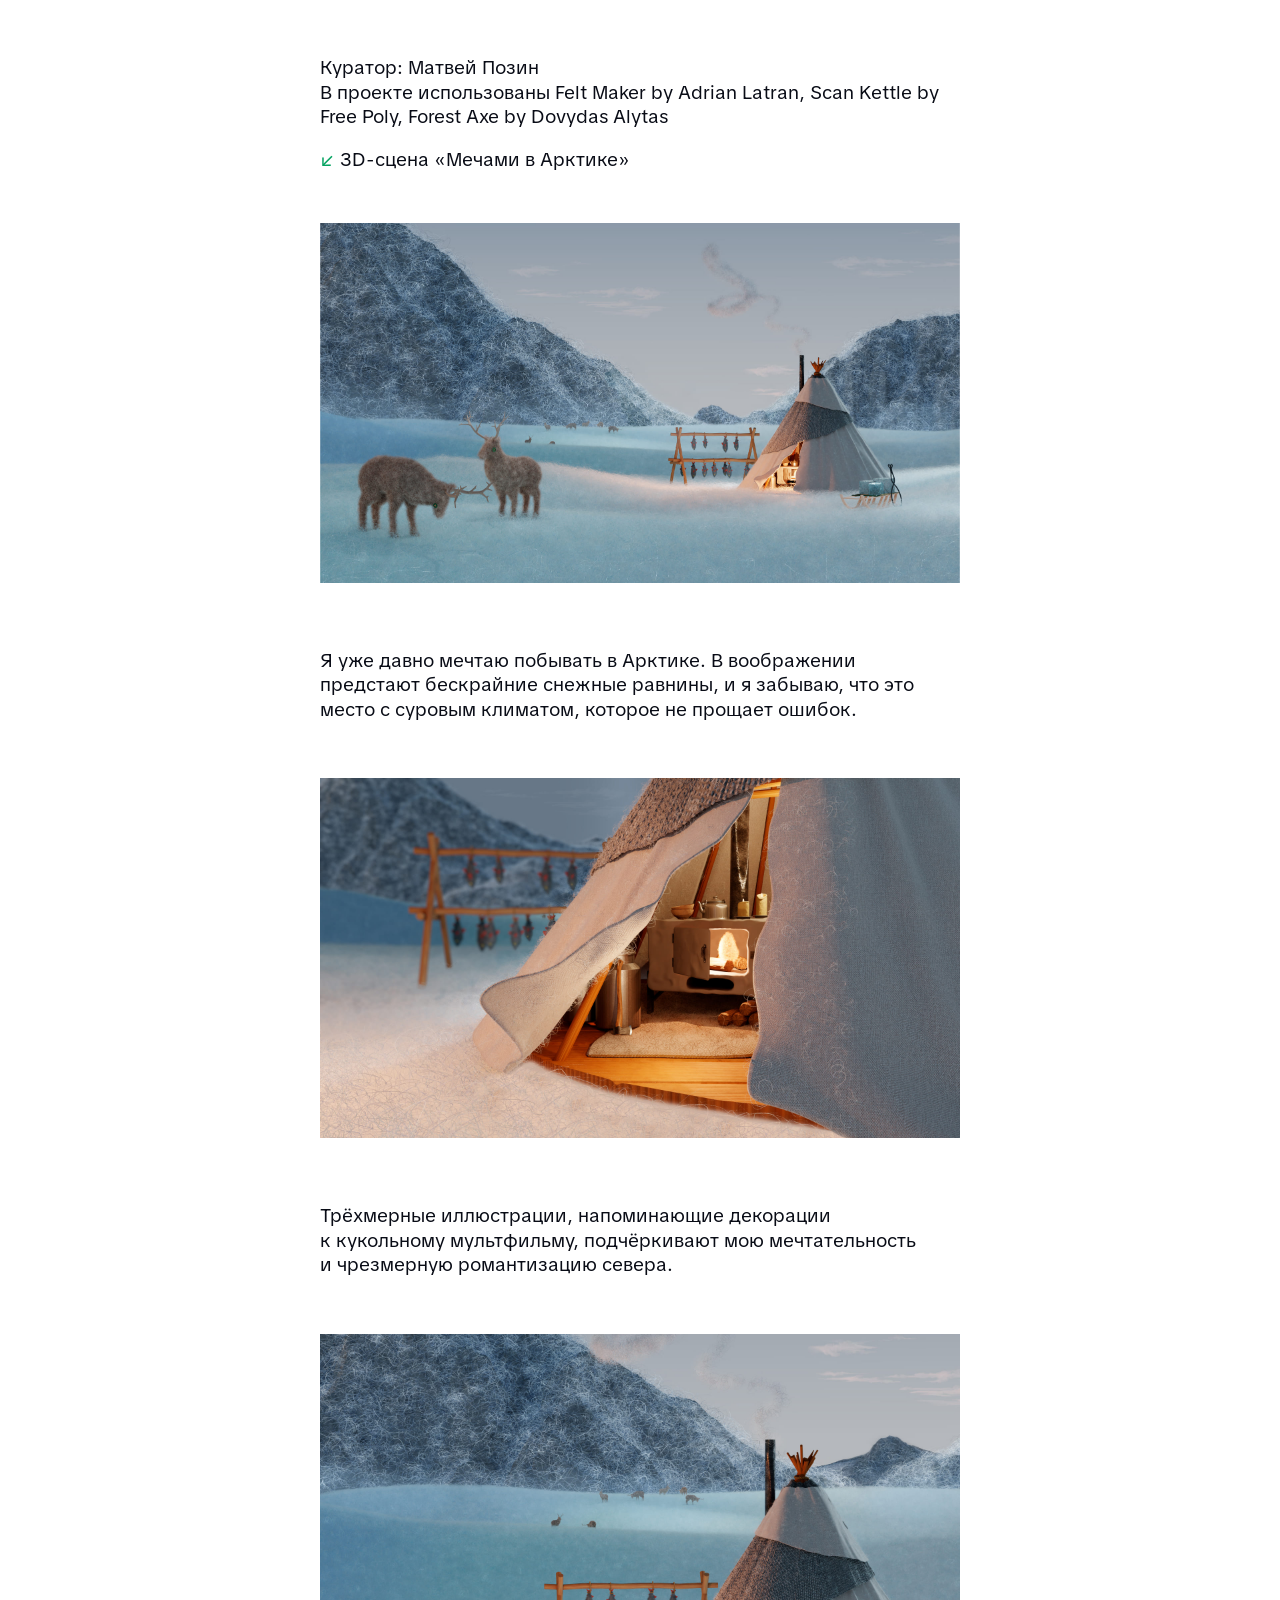
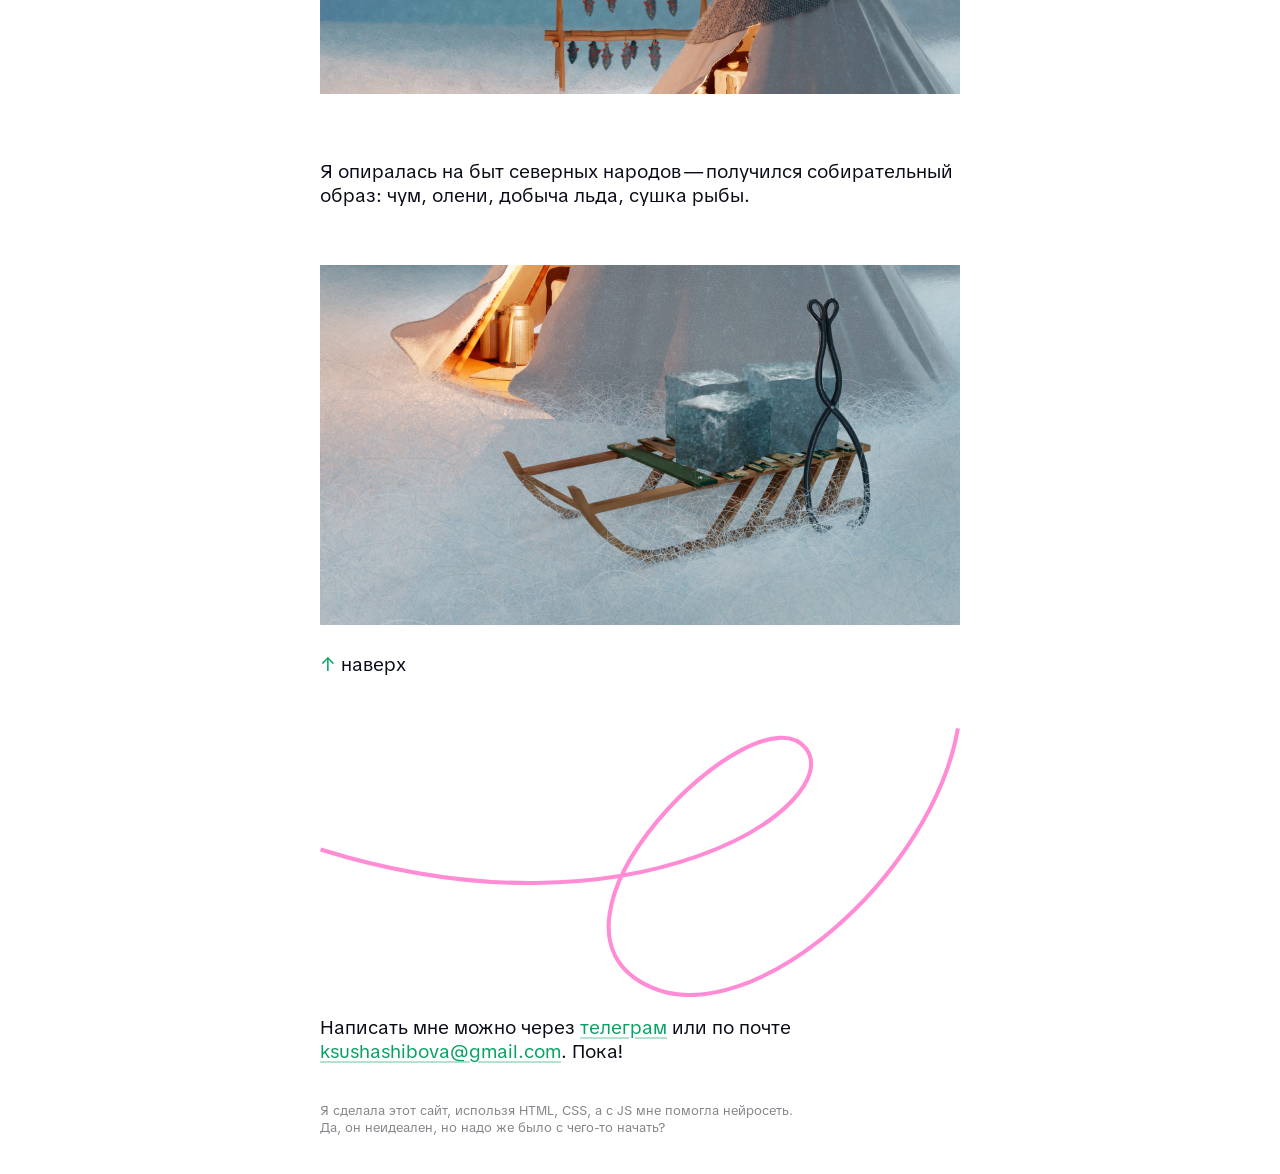
<file: arctic-3d.html>
<!DOCTYPE html>
<html lang="ru">
<head>
    <meta charset="UTF-8">
    <meta name="viewport" content="width=device-width, initial-scale=1.0">
    <title>3D-сцена «Мечами в Арктике»</title>
    <link rel="stylesheet" href="style.css"/>

    <!-- вставить фавикон -->
    <link rel="icon" href="images/favicon.svg"/>
</head>

<body>
    <div class="vertical-space M" id="scroll-up"></div>

    <div class="wrapper">
        <p class="note">Куратор: Матвей Позин<br>В проекте использованы Felt Maker by Adrian Latran, Scan Kettle by Free Poly, Forest Axe by Dovydas Alytas</p>
        <h1><span><a href="index.html#arctic-3d" class="arrow">↙</a></span>&#160;3D-сцена «Мечами в Арктике»</h1>
    </div>

    <div class="vertical-space M"></div>

    <div class=" wrapper">
        <figure>
            <img src="images/arctic_3d/arctic-1.jpg">
        </figure>
    </div>

    <div class="vertical-space M"></div>

    <div class="wrapper">
        <p>Я уже давно мечтаю побывать в&#160;Арктике. В&#160;воображении предстают бескрайние снежные равнины, и&#160;я&#160;забываю, что это место с&#160;суровым климатом, которое не&#160;прощает ошибок.</p>
    </div>

    <div class="vertical-space M"></div>

    <div class=" wrapper">
        <figure>
            <img src="images/arctic_3d/arctic-2.jpg">
        </figure>
    </div>

    <div class="vertical-space M"></div>

    <div class="wrapper">
        <p>Трёхмерные иллюстрации, напоминающие декорации к&#160;кукольному мультфильму, подчёркивают мою мечтательность и&#160;чрезмерную романтизацию севера.</p>
    </div>

    <div class="vertical-space M"></div>

    <div class=" wrapper">
        <figure>
            <img src="images/arctic_3d/arctic-3.jpg">
        </figure>
    </div>

    <div class="vertical-space M"></div>

    <div class="wrapper">
        <p>Я&#160;опиралась на&#160;быт северных народов&#8201;—&#8201;получился собирательный образ: чум, олени, добыча льда, сушка рыбы.</p>
    </div>

    <div class="vertical-space M"></div>

    <div class=" wrapper">
        <figure>
            <img src="images/arctic_3d/arctic-4.jpg">
        </figure>
    </div>

    <div class="vertical-space S"></div>

    <div class="wrapper">
        <h1><a href="#scroll-up"><span class="arrow">↑</span>&#160;наверх</a></h1>
    </div>
    
    <div class="vertical-space M"></div>
  <div class="wrapper">
        <img class="line" src="images/line.svg">
        <p>Написать мне можно через <a href="https://t.me/kseniy_sb">телеграм</a> или по почте <a href="mailto:ksushashibova@gmail.com">ksushashibova@gmail.com</a>. Пока!</p>

        <div class="vertical-space S"></div>
        <p class="long-caption">Я сделала этот сайт, использя HTML, CSS, a&#160;c&#160;JS мне помогла нейросеть.<br>Да, он неидеален, но надо же было с&#160;чего-то начать?</p>
    </div>
    <div class="vertical-space M"></div>
</body>
</file>
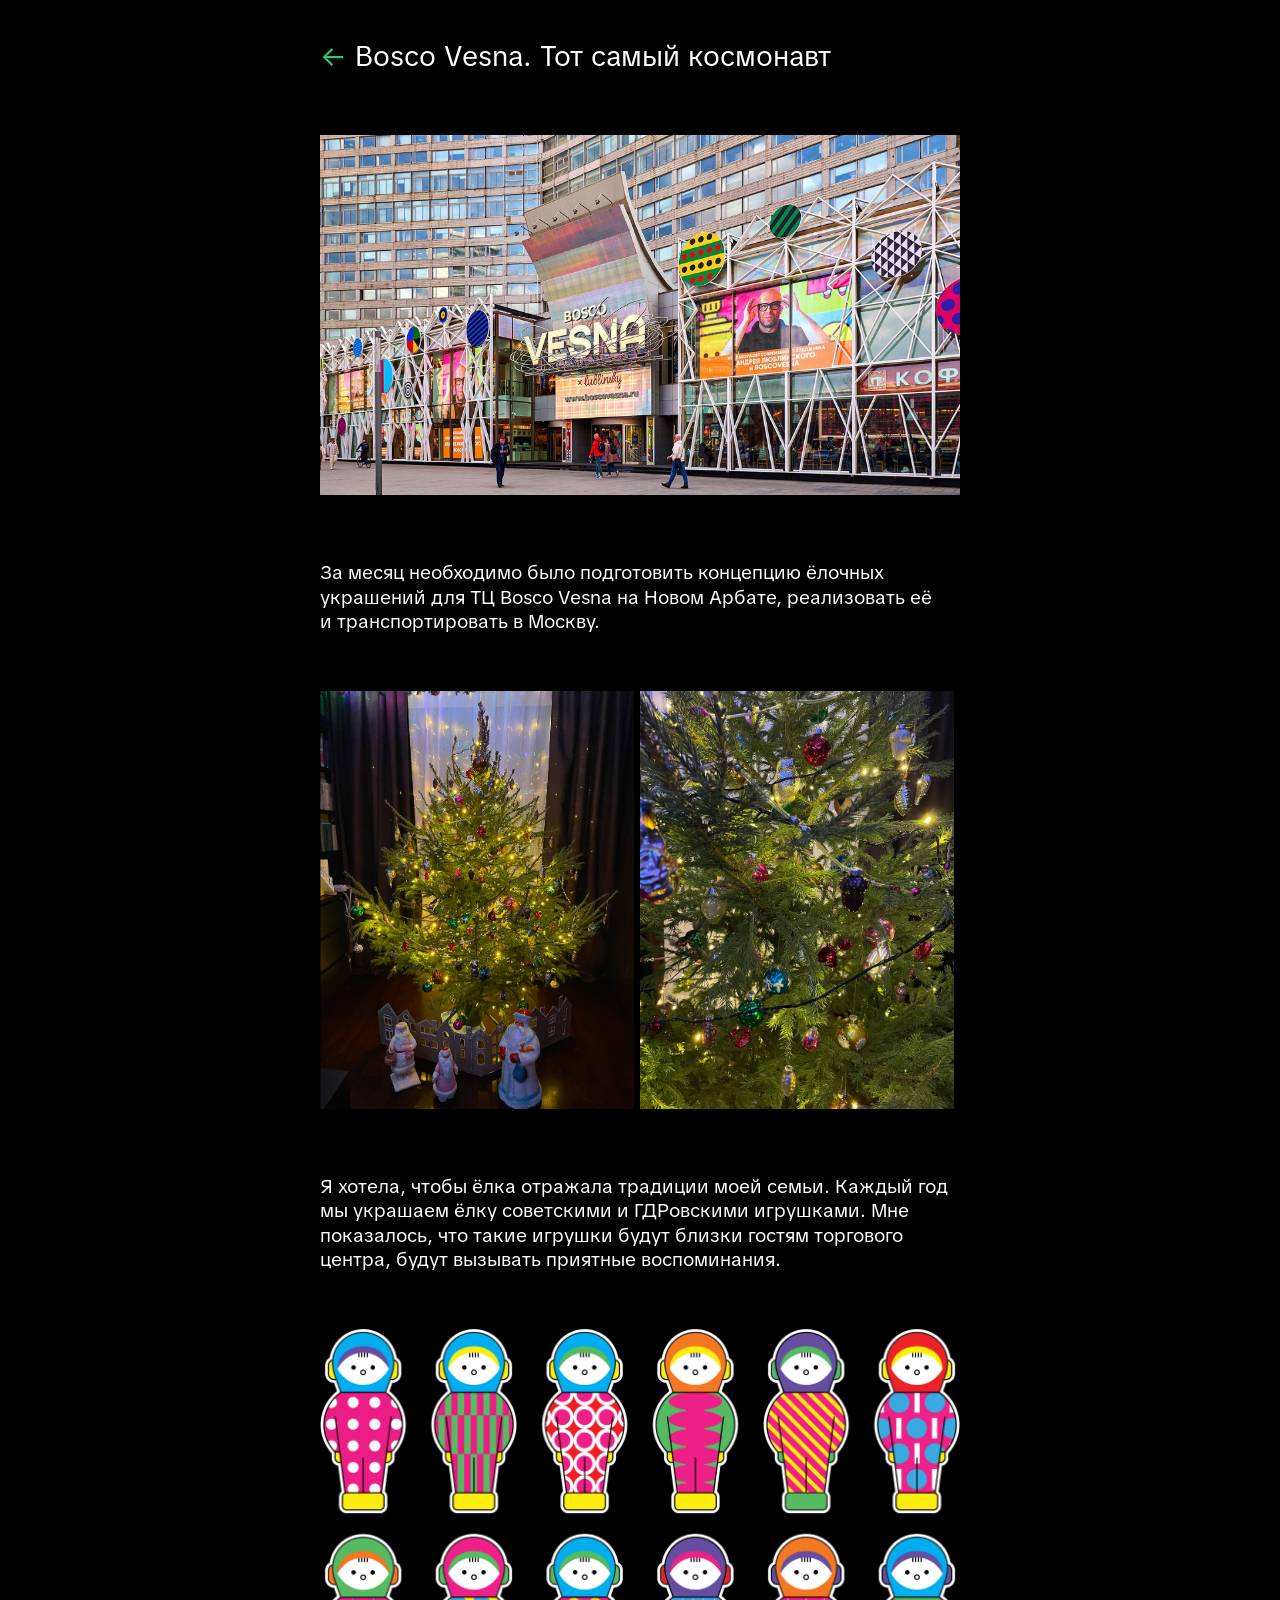
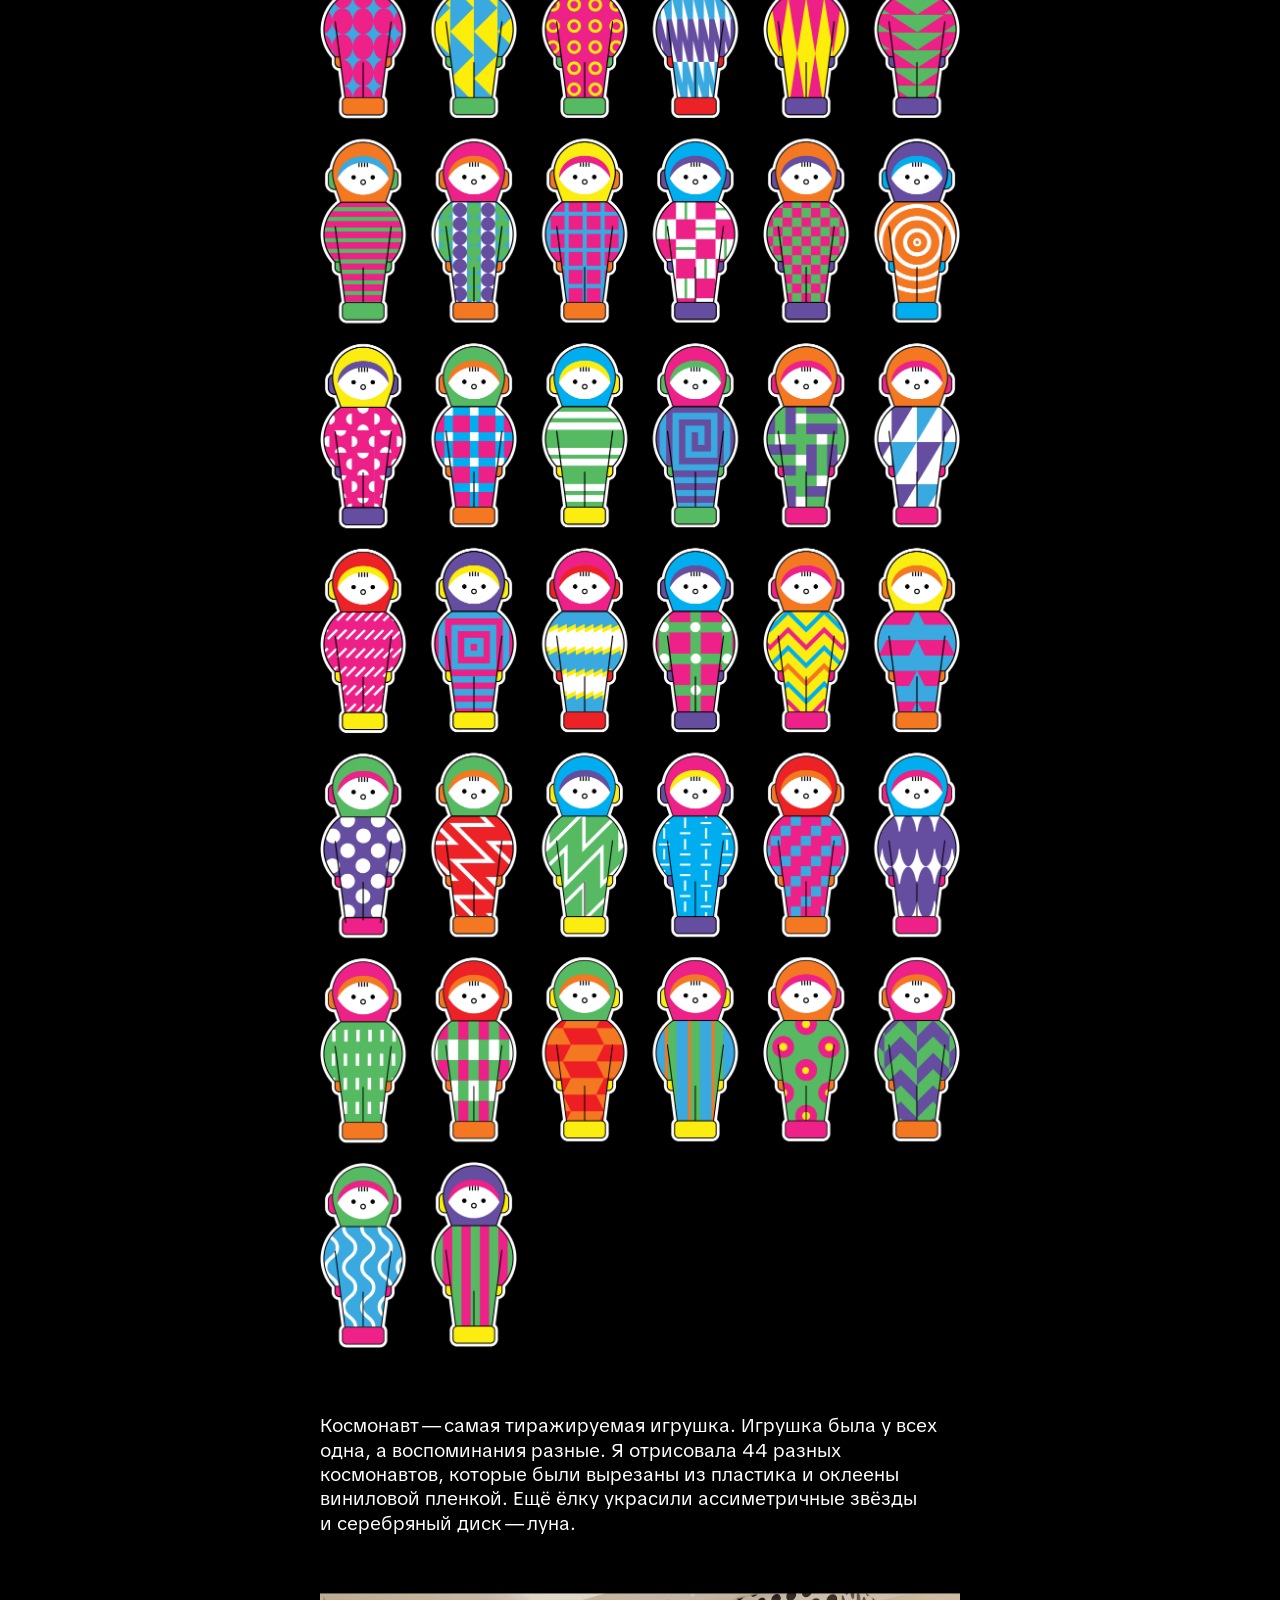
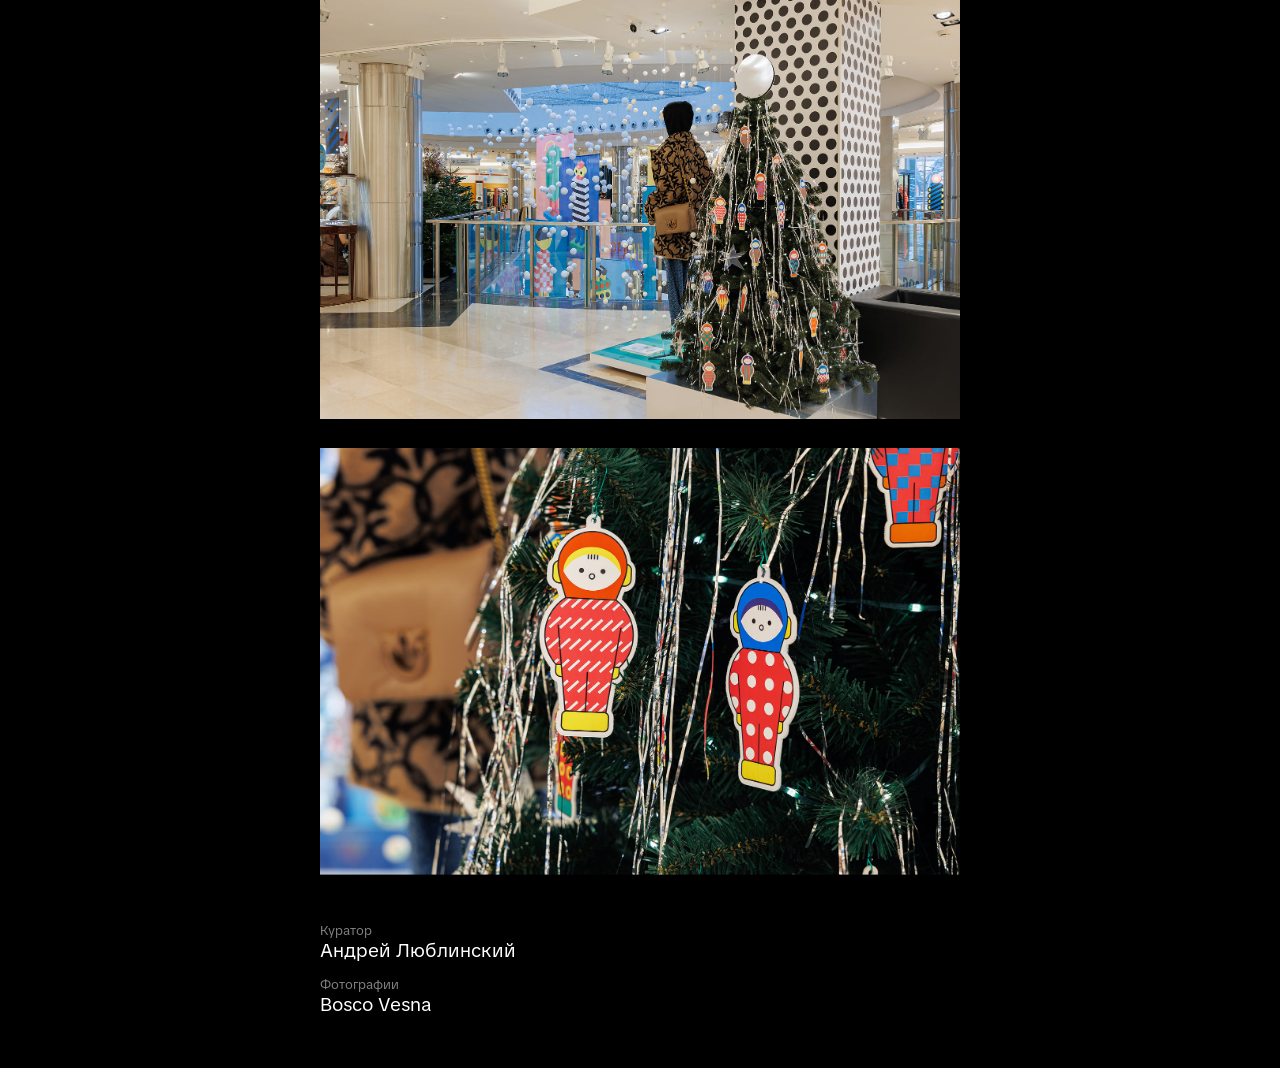
<file: bosco-vesna.html>
<!DOCTYPE html>
<html lang="ru">
<head>
    <meta charset="UTF-8">
    <meta name="viewport" content="width=device-width, initial-scale=1.0">
    <title>Bosco Vesna. Тот самый космонавт</title>
    <link rel="stylesheet" href="style.css"/>

    <!-- вставить фавикон -->
    <link rel="icon" href="images/favicon.svg"/>
</head>

<body class="dark-theme">

    <div class="vertical-space M"></div>

    <div class="wrapper">
        <h2><span><a href="index.html#bosco-vesna" class="arrow">←</a></span> Bosco Vesna. Тот самый космонавт</h2>
    </div>

    <div class="vertical-space M"></div>

    <div class=" wrapper">
        <figure>
            <img src="images/bosco_vesna/bosco_1.jpg">
        </figure>
    </div>

    <div class="vertical-space M"></div>

    <div class="wrapper">
        <p>За месяц необходимо было подготовить концепцию ёлочных украшений для ТЦ Bosco Vesna на&#160;Новом Арбате, реализовать&#160;её и&#160;транспортировать в&#160;Москву.</p>
    </div>

    <div class="vertical-space M"></div>

    <div class=" wrapper image-sequence">
        <figure>
            <img src="images/bosco_vesna/bosco_3.jpg">
        </figure>

        <figure>
            <img src="images/bosco_vesna/bosco_4.jpg">
        </figure>
    </div>

    <div class="vertical-space M"></div>

    <div class="wrapper">
        <p>Я хотела, чтобы ёлка отражала традиции моей семьи. Каждый год мы украшаем ёлку советскими и&#160;ГДРовскими игрушками. Мне показалось, что такие игрушки будут близки гостям торгового центра, будут вызывать приятные воспоминания.</p>
    </div>

    <div class="vertical-space M"></div>

    <div class="wrapper">
        <figure>
            <img src="images/bosco_vesna/bosco_5.png">
        </figure>
    </div>

    <div class="vertical-space M"></div>

    <div class="wrapper">
        <p>Космонавт&#8201;—&#8201;самая тиражируемая игрушка. Игрушка была у&#160;всех одна, а&#160;воспоминания разные. Я&#160;отрисовала 44&#160;разных космонавтов, которые были вырезаны из пластика и&#160;оклеены виниловой пленкой. Ещё ёлку украсили ассиметричные звёзды и&#160;серебряный диск&#8201;—&#8201;луна.</p>
    </div>

    <div class="vertical-space M"></div>

    <div class=" wrapper">
        <figure>
            <img src="images/bosco_vesna/bosco_6.jpg">
        </figure>
    </div>

    <div class="vertical-space S"></div>

    <div class=" wrapper">
        <figure>
            <img src="images/bosco_vesna/bosco_7.jpg">
        </figure>
    </div>

    <div class="vertical-space M"></div>


    <div class="wrapper">
        <p class="long-caption">Куратор</p>
        <h1>Андрей Люблинский</h1>

        <p class="long-caption">Фотографии</p>
        <h1>Bosco Vesna</h1>        
   </div> 

   
    <div class="vertical-space M"></div>
</body>
</file>
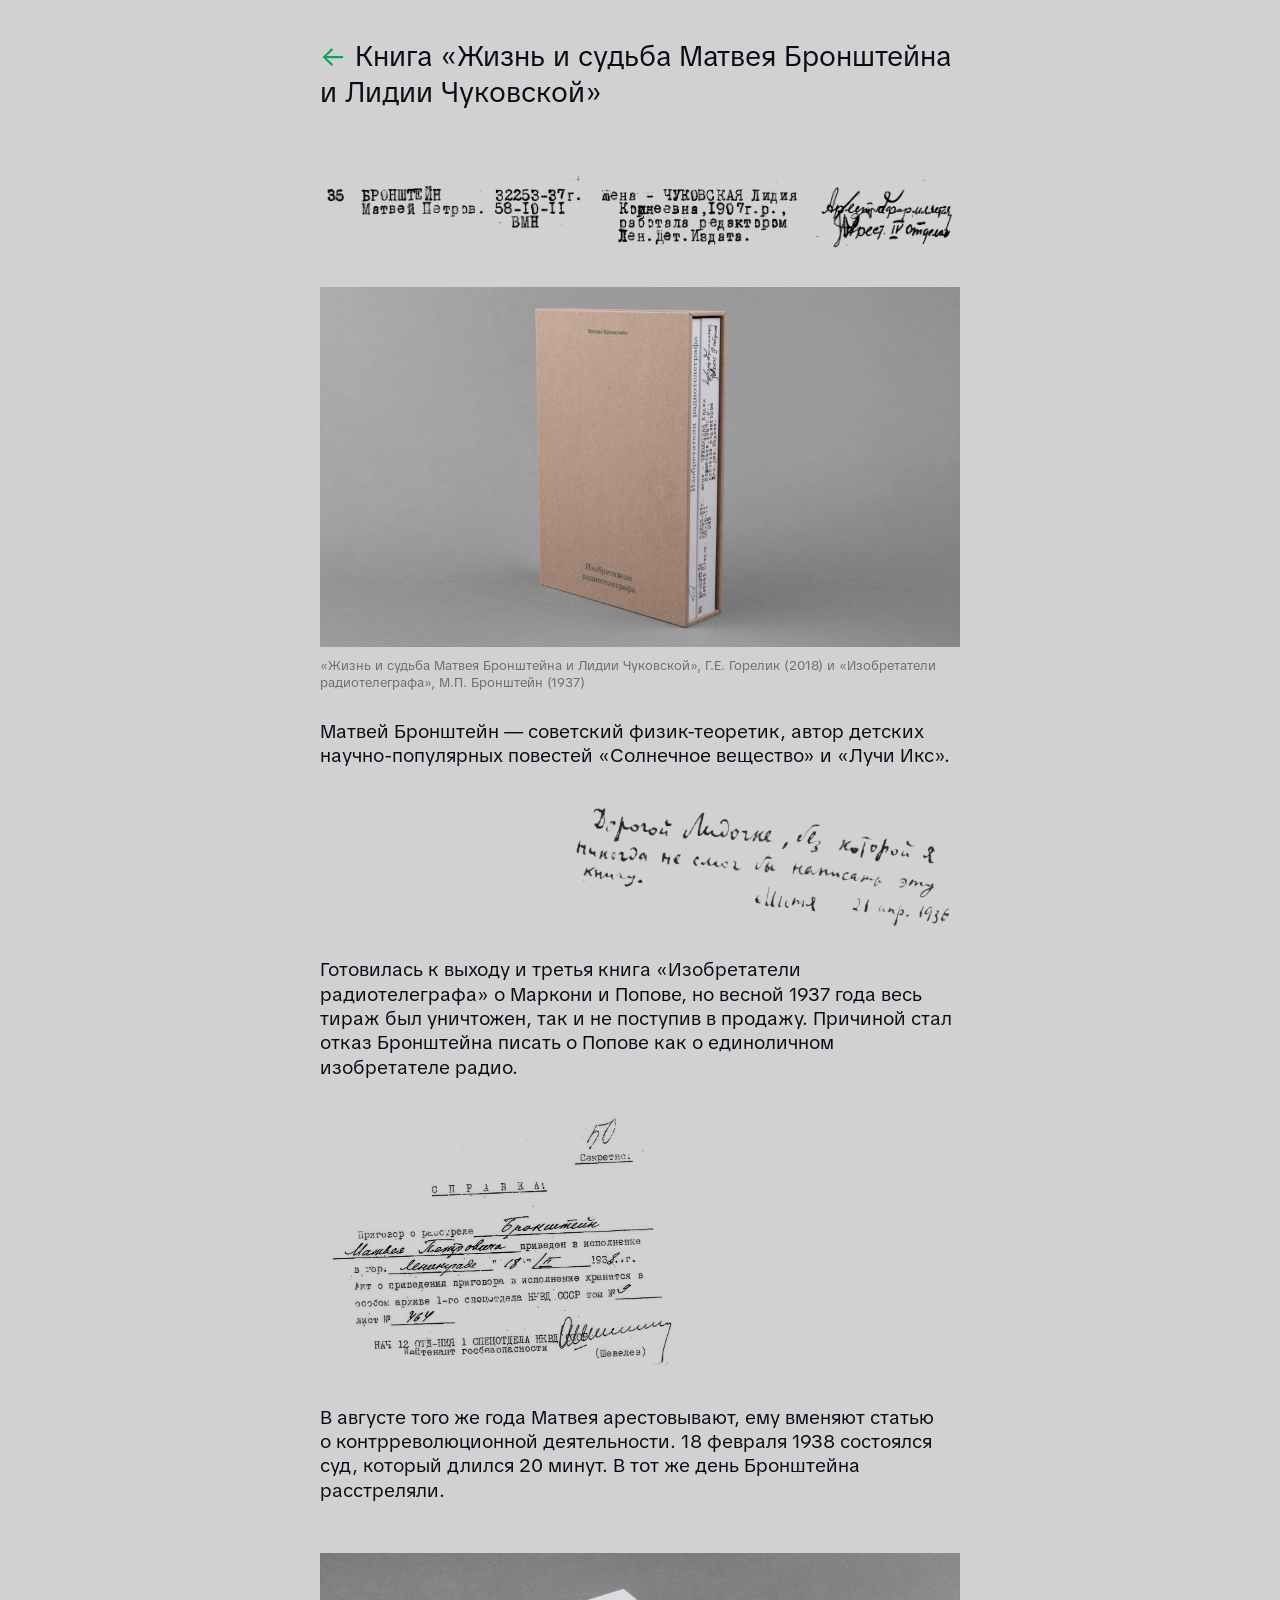
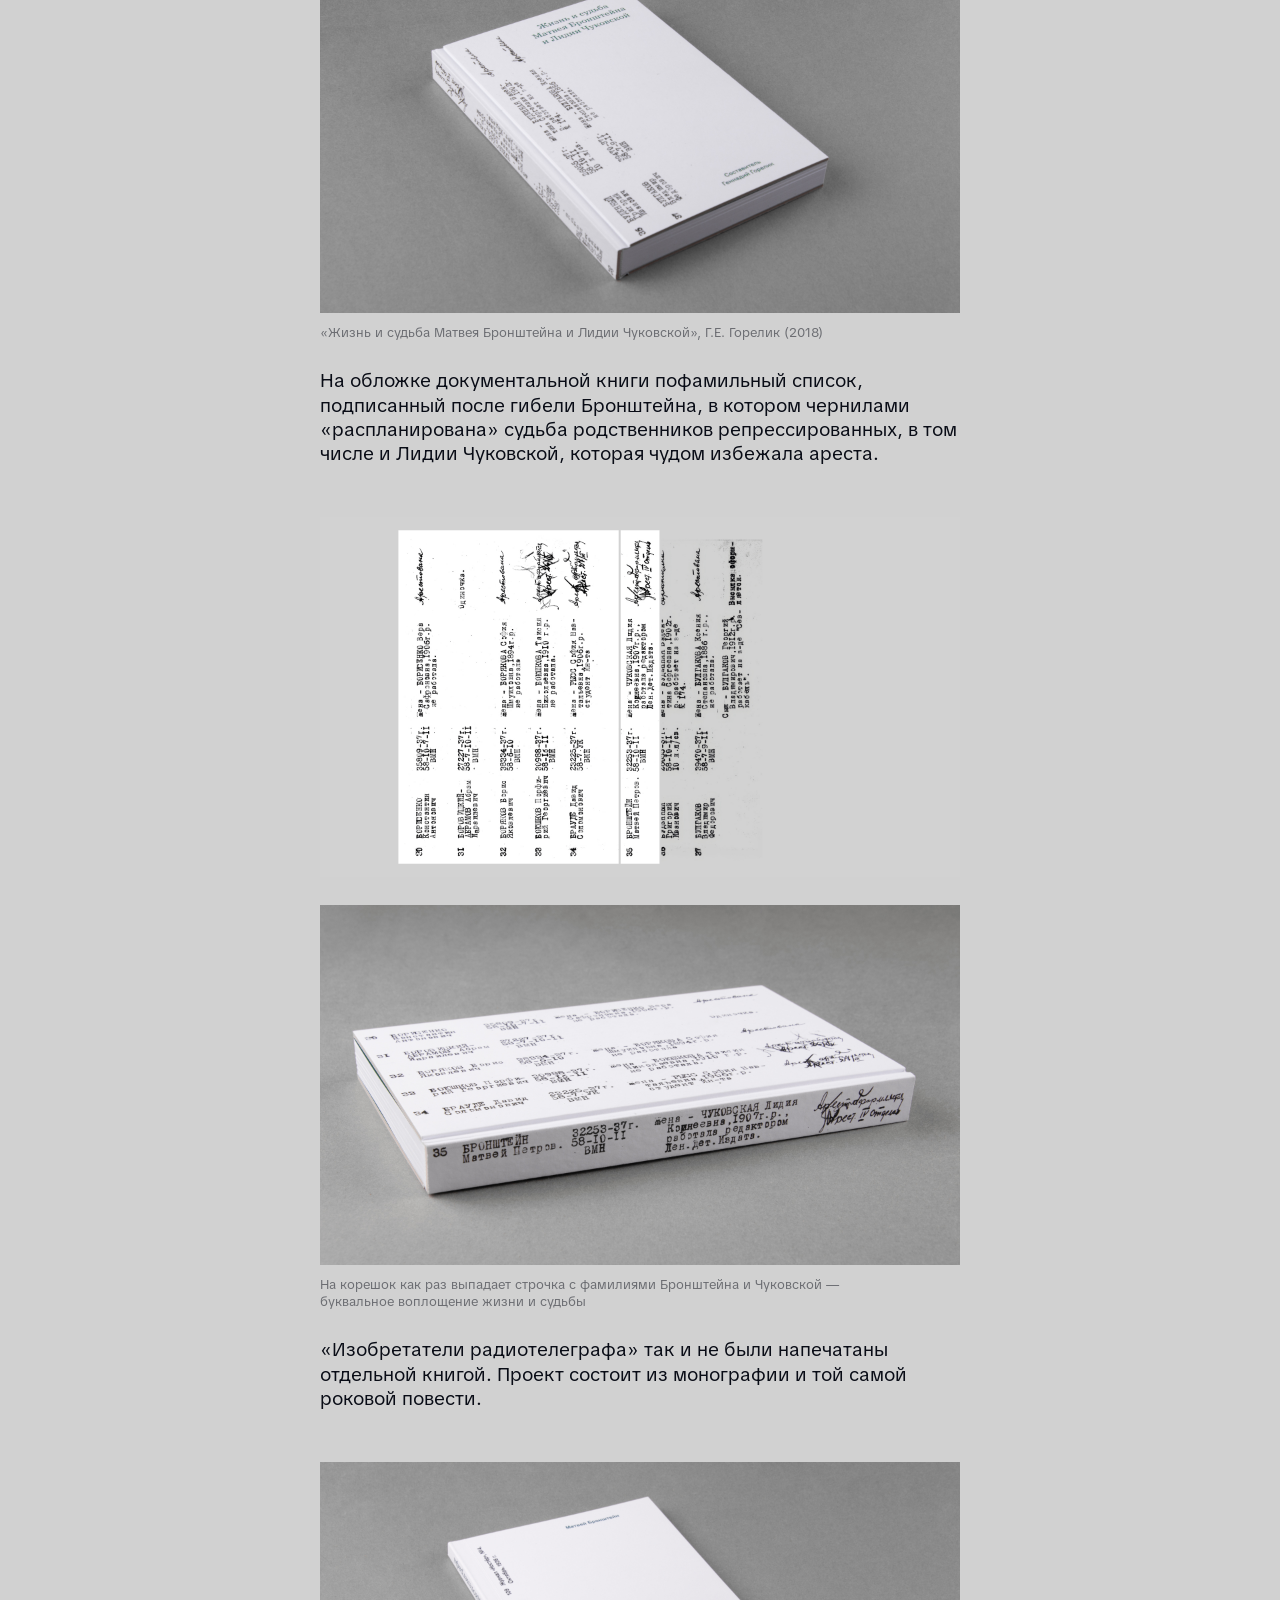
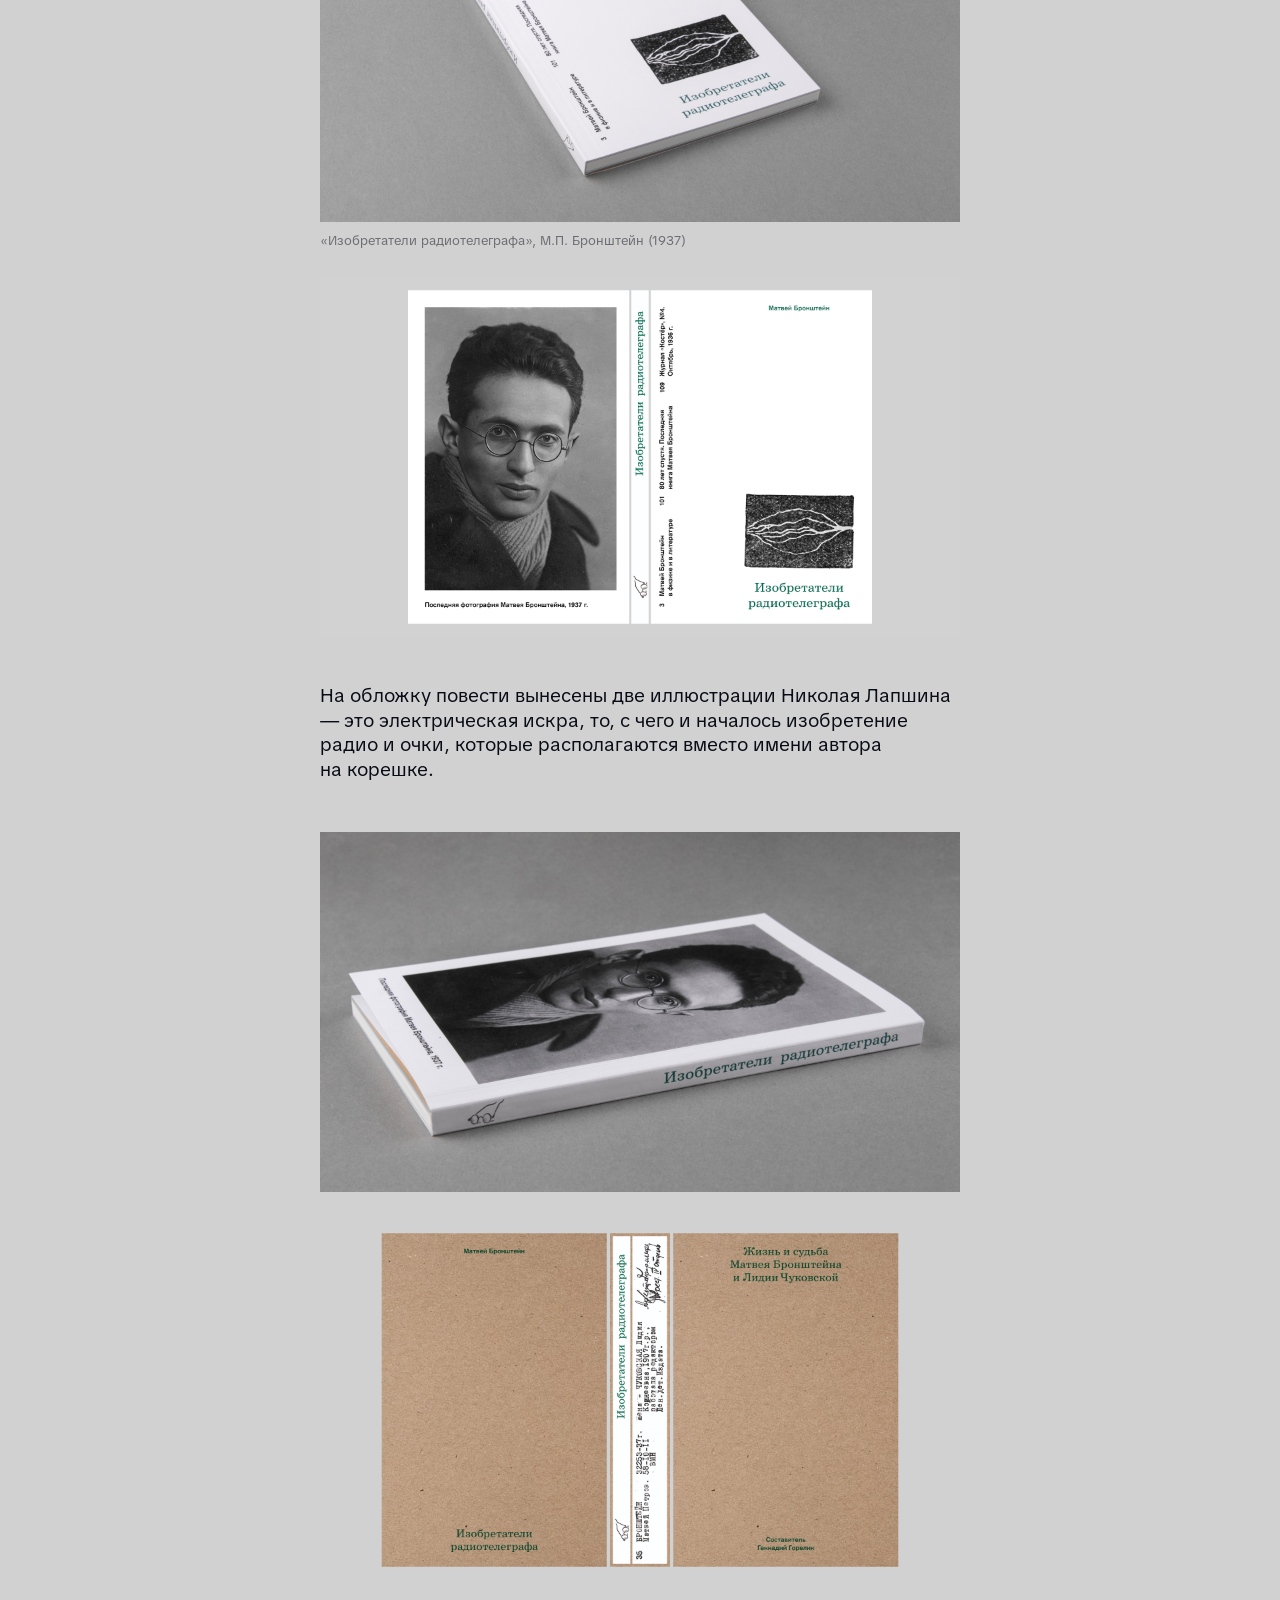
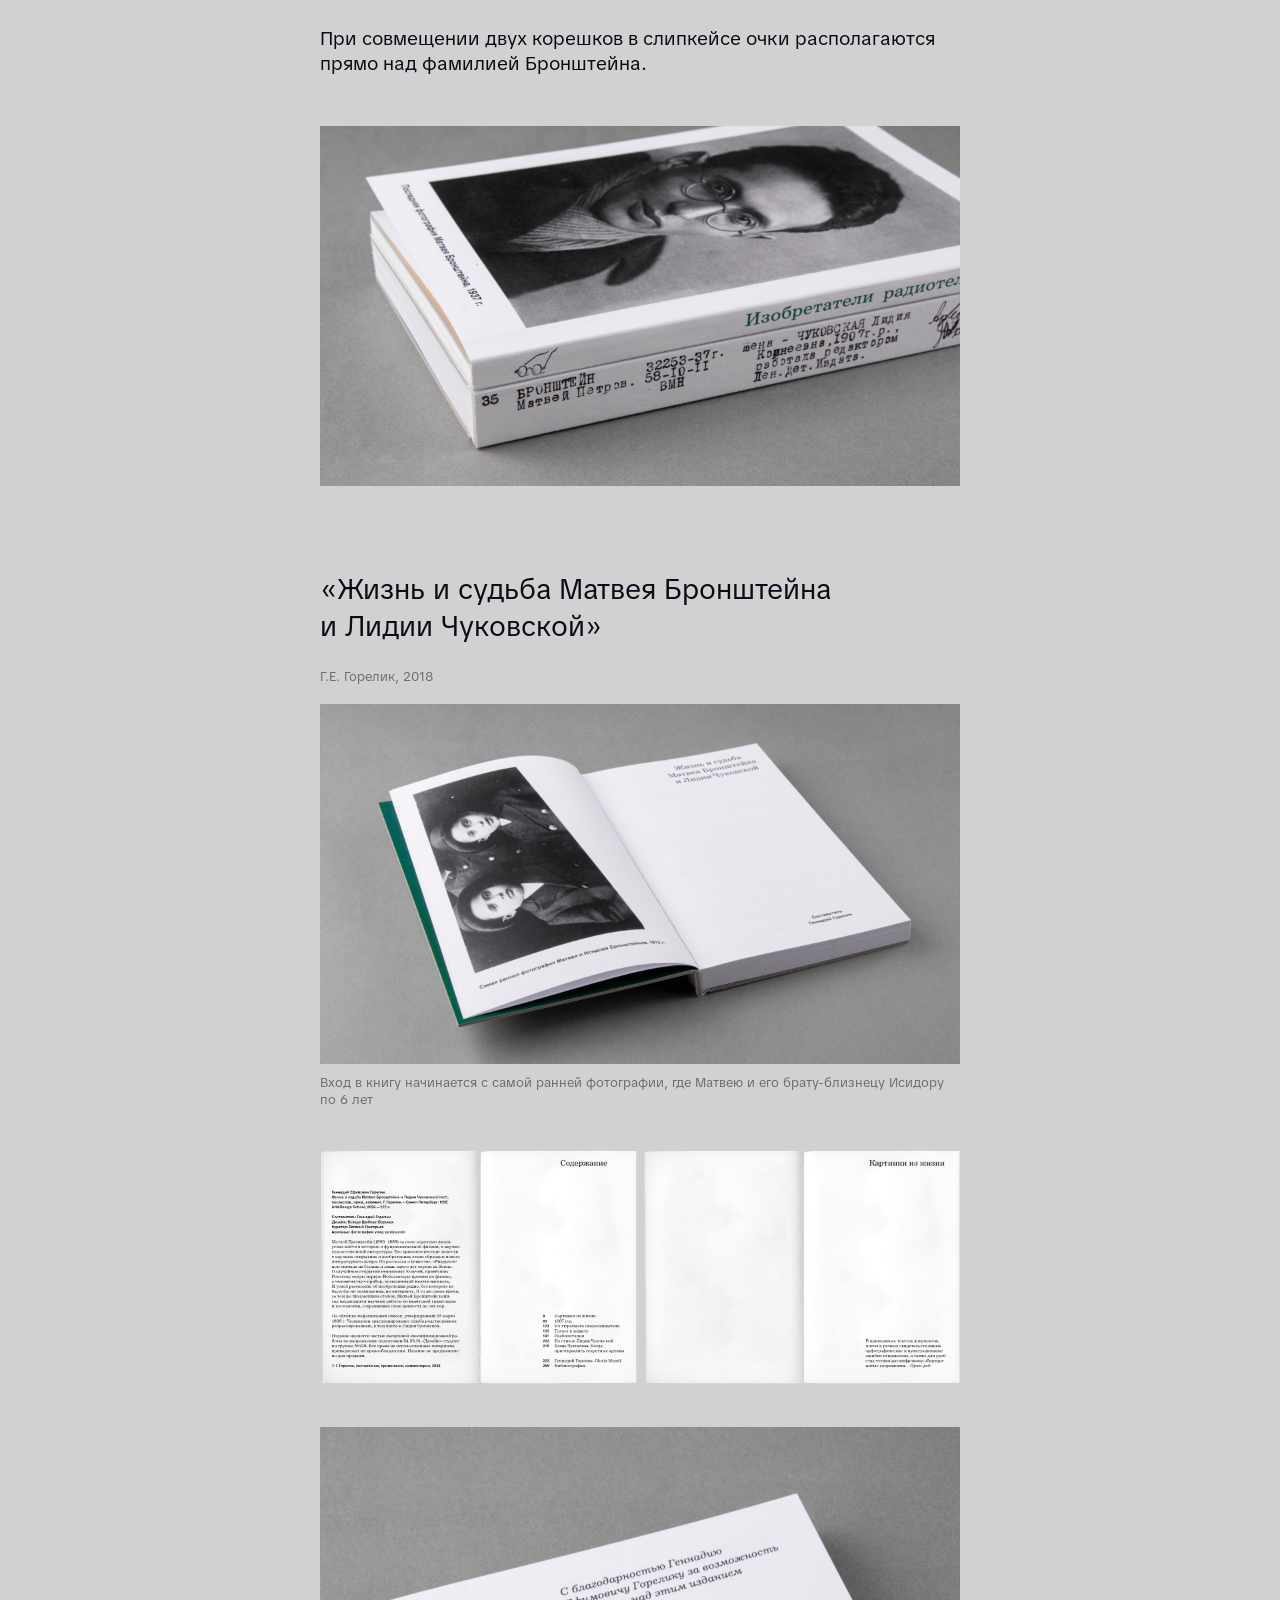
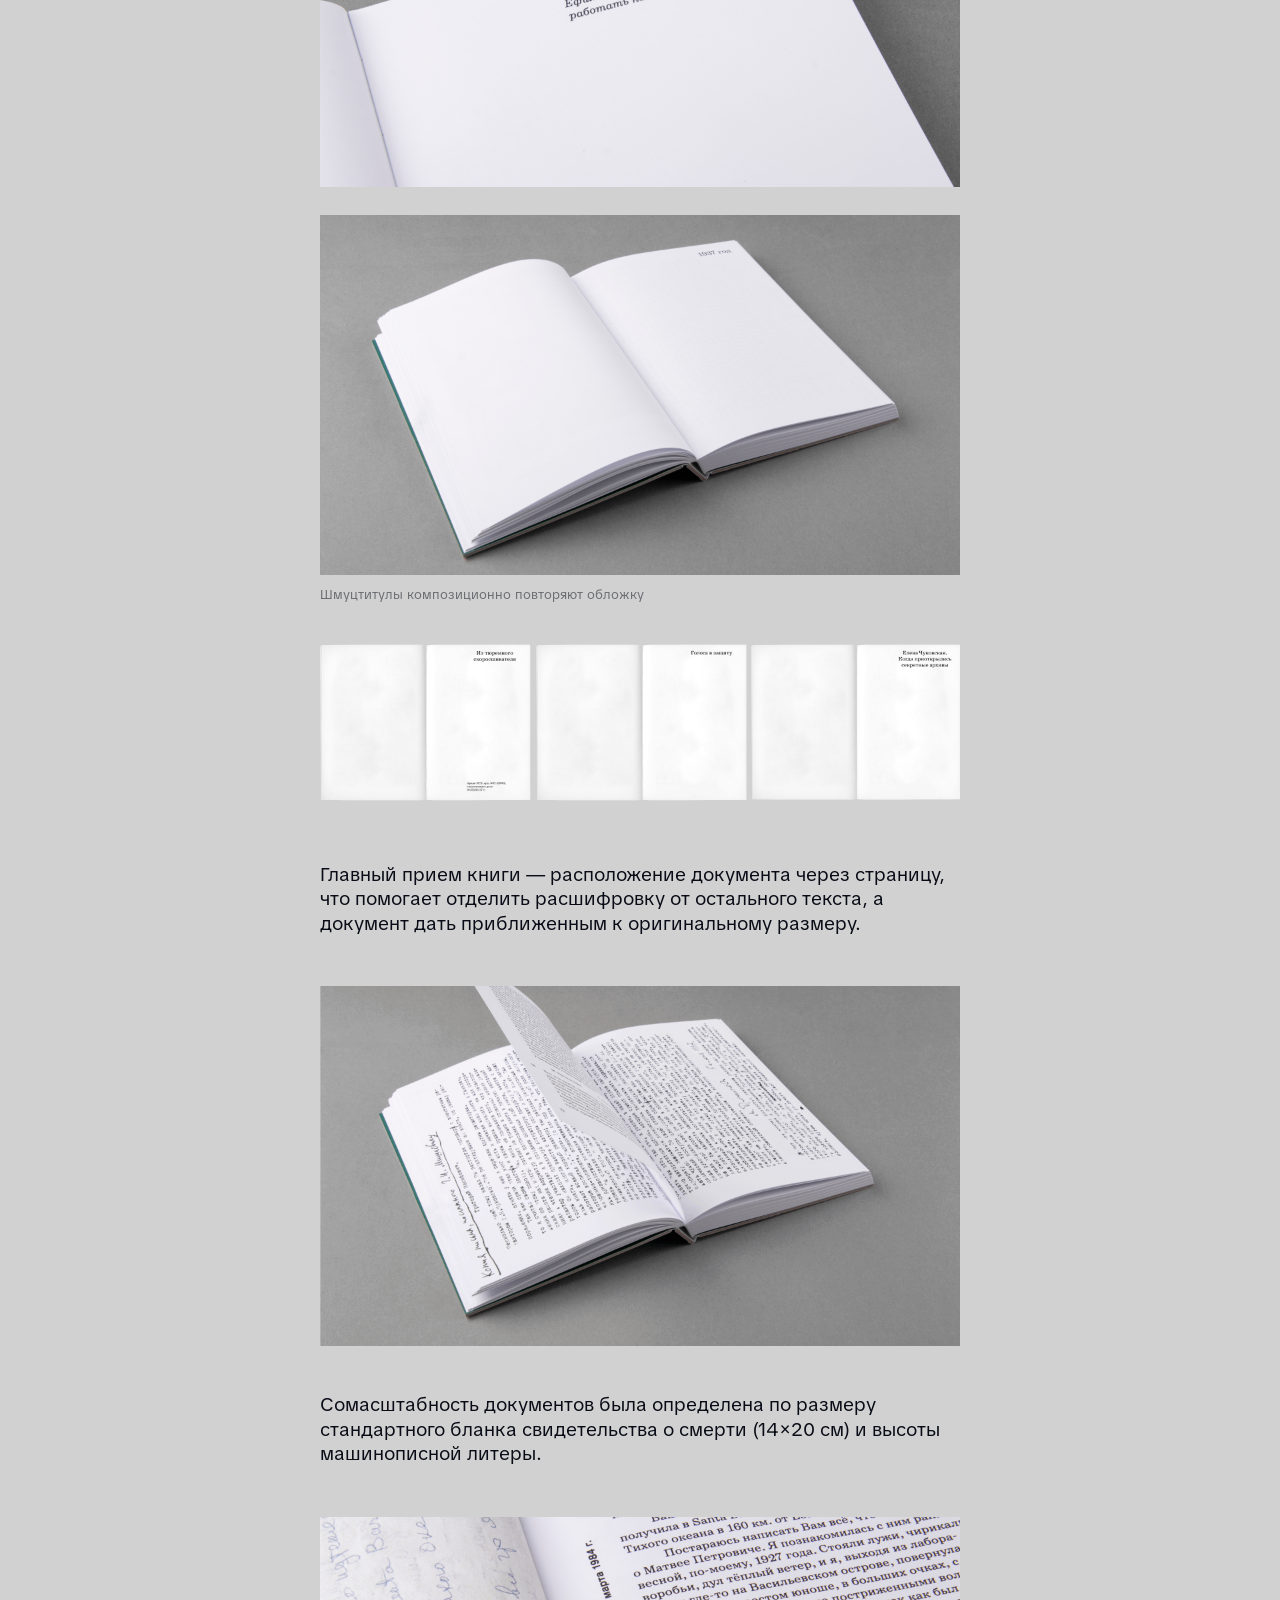
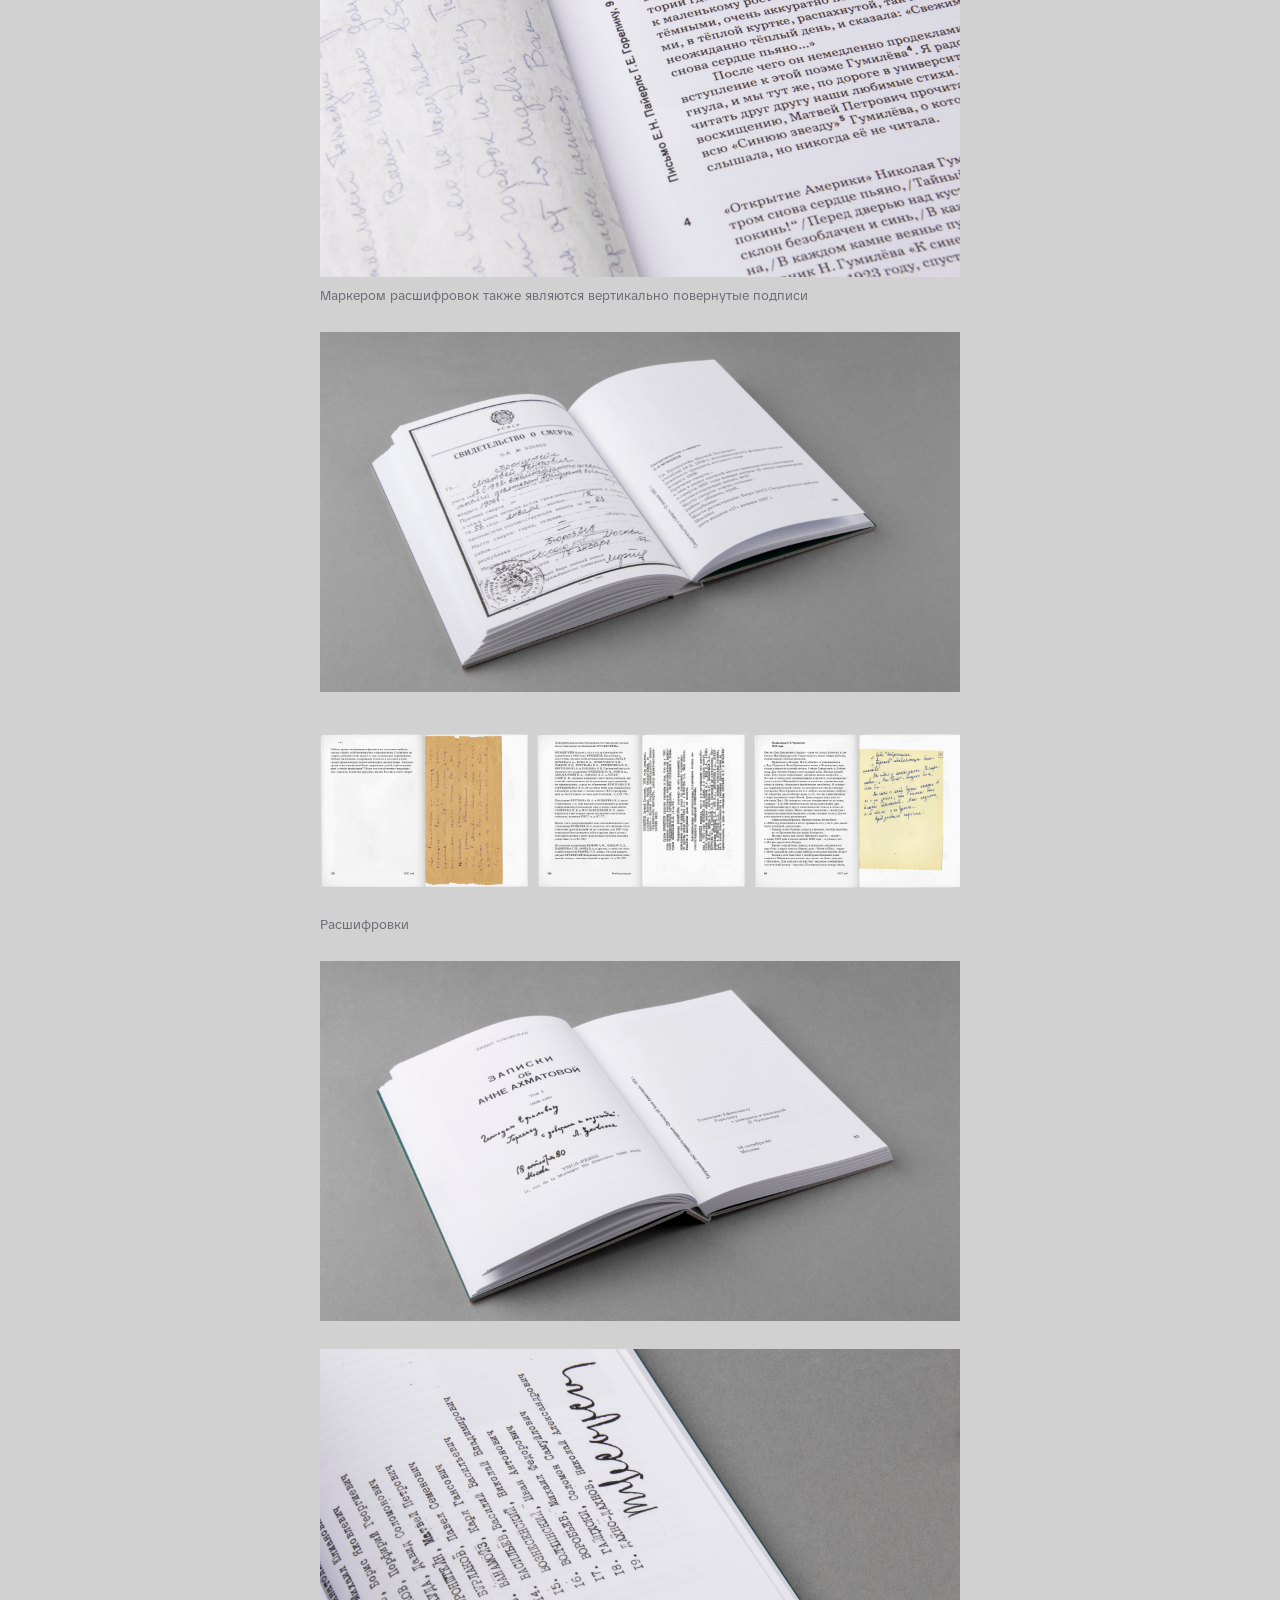
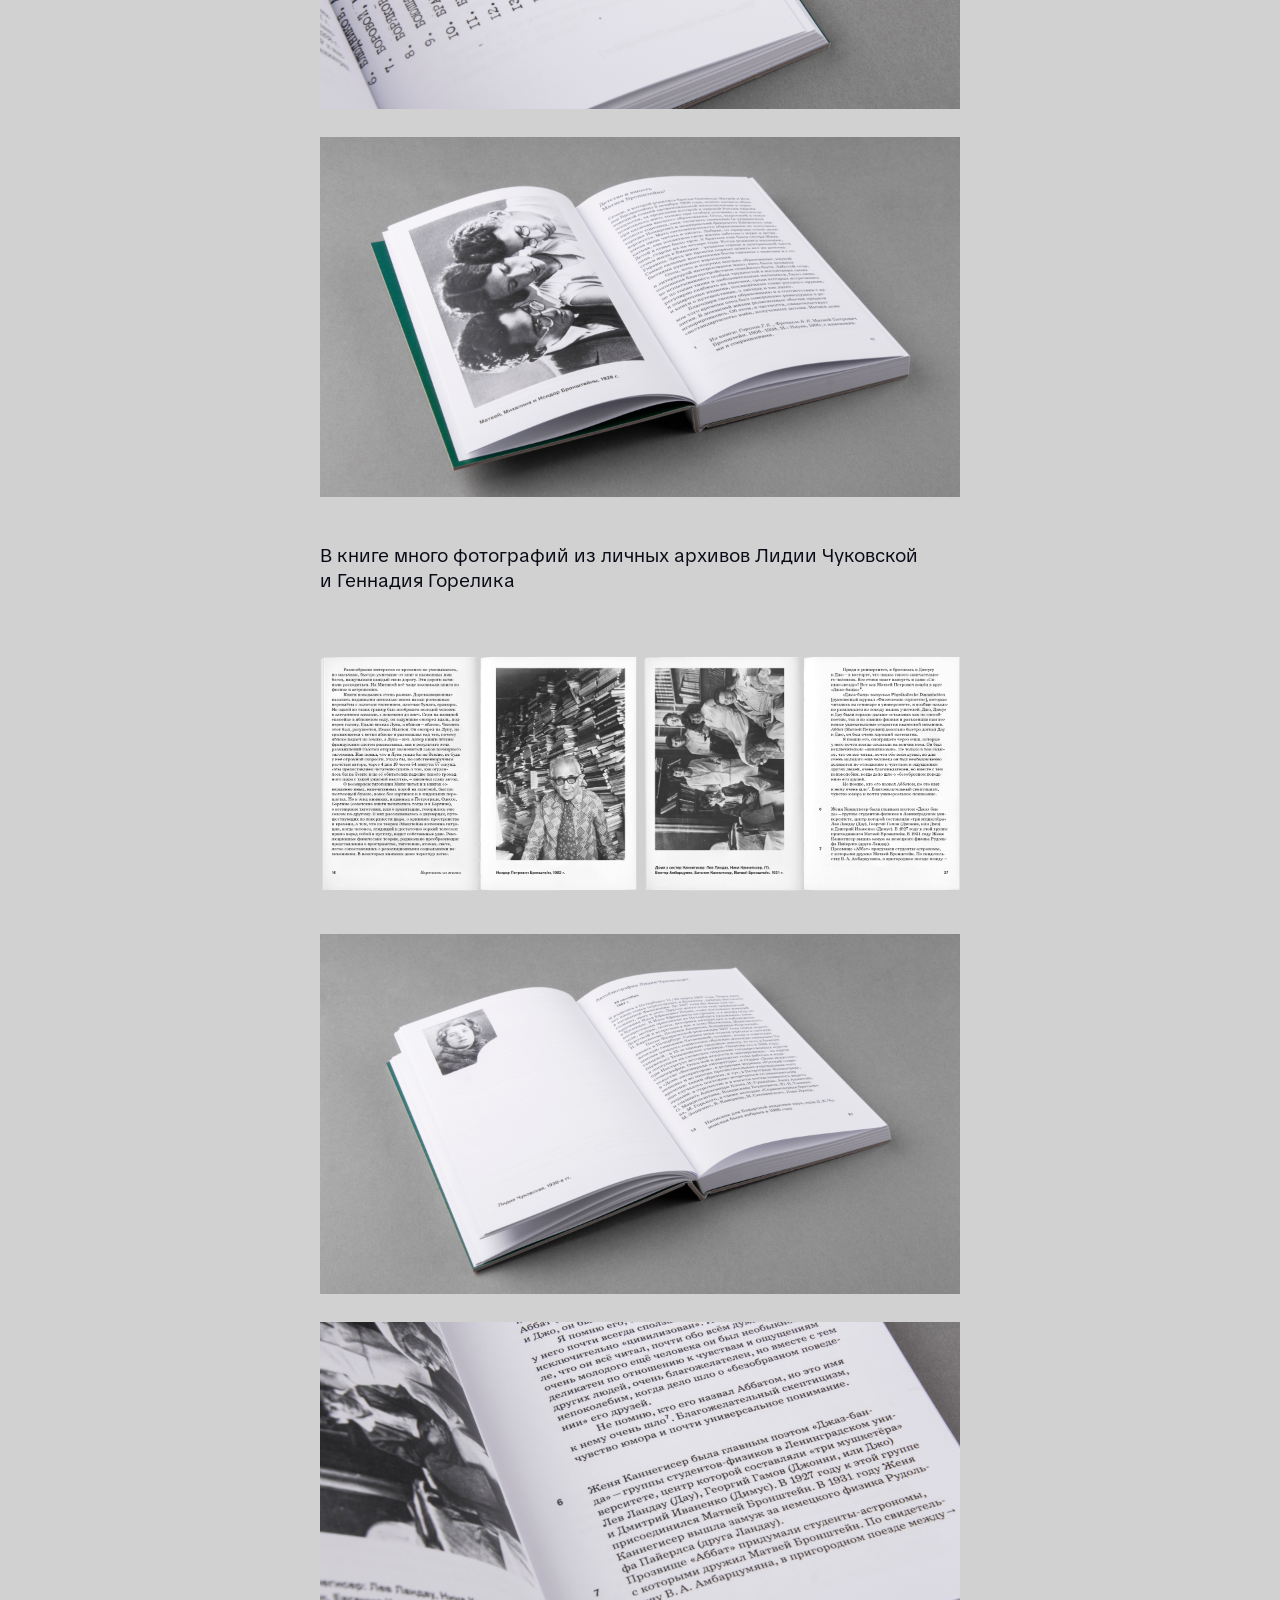
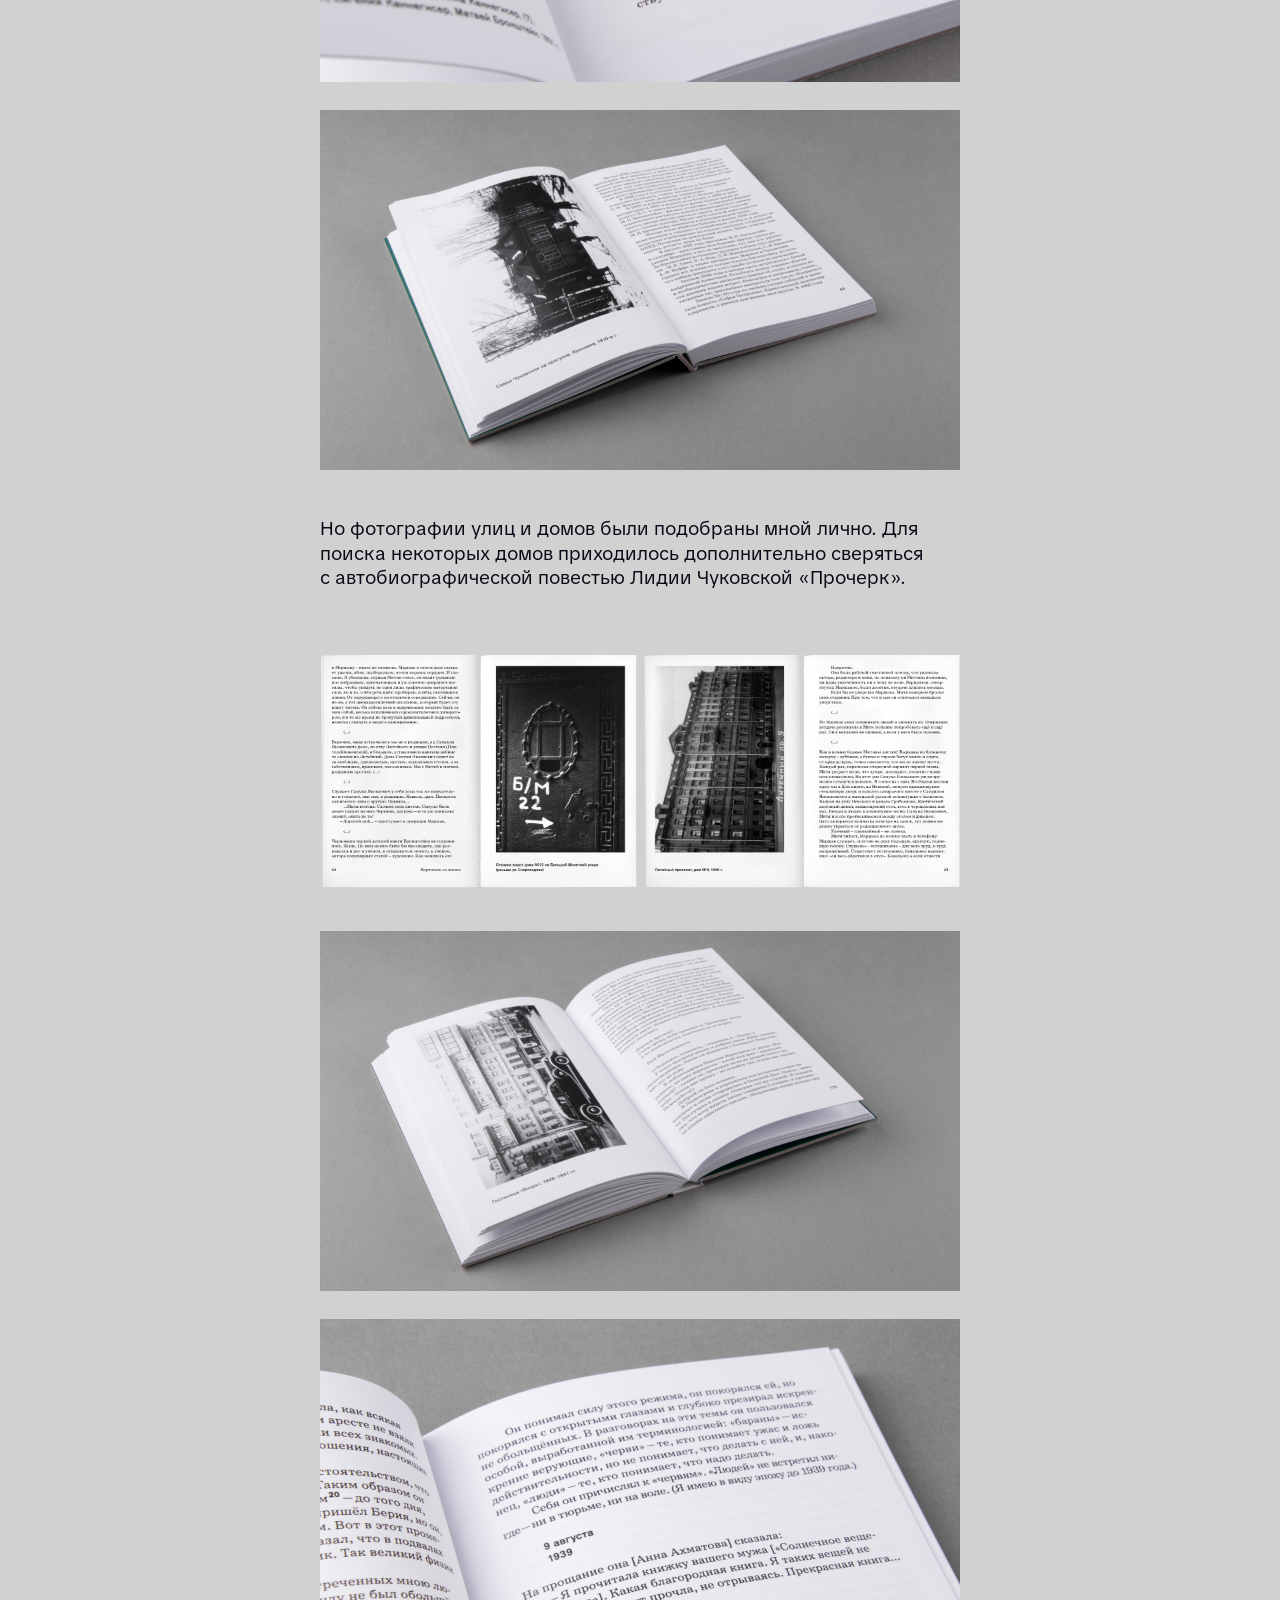
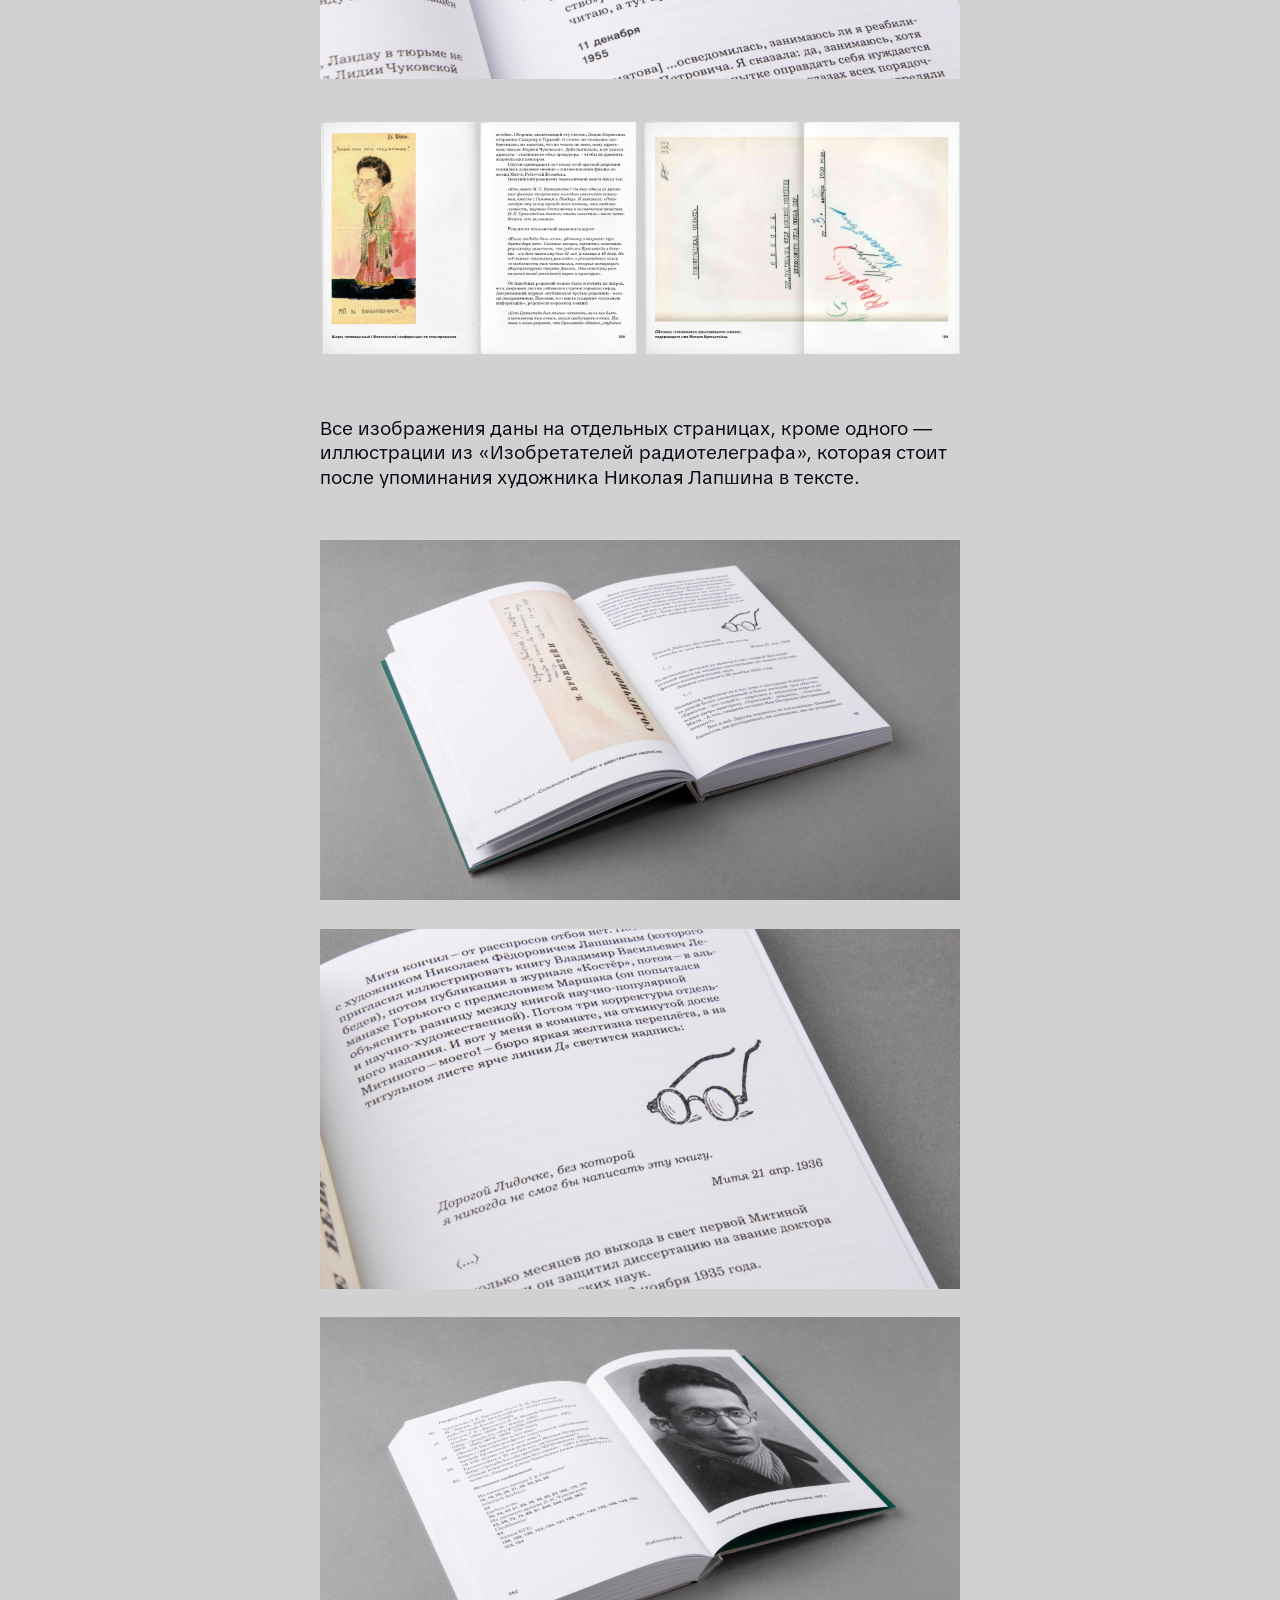
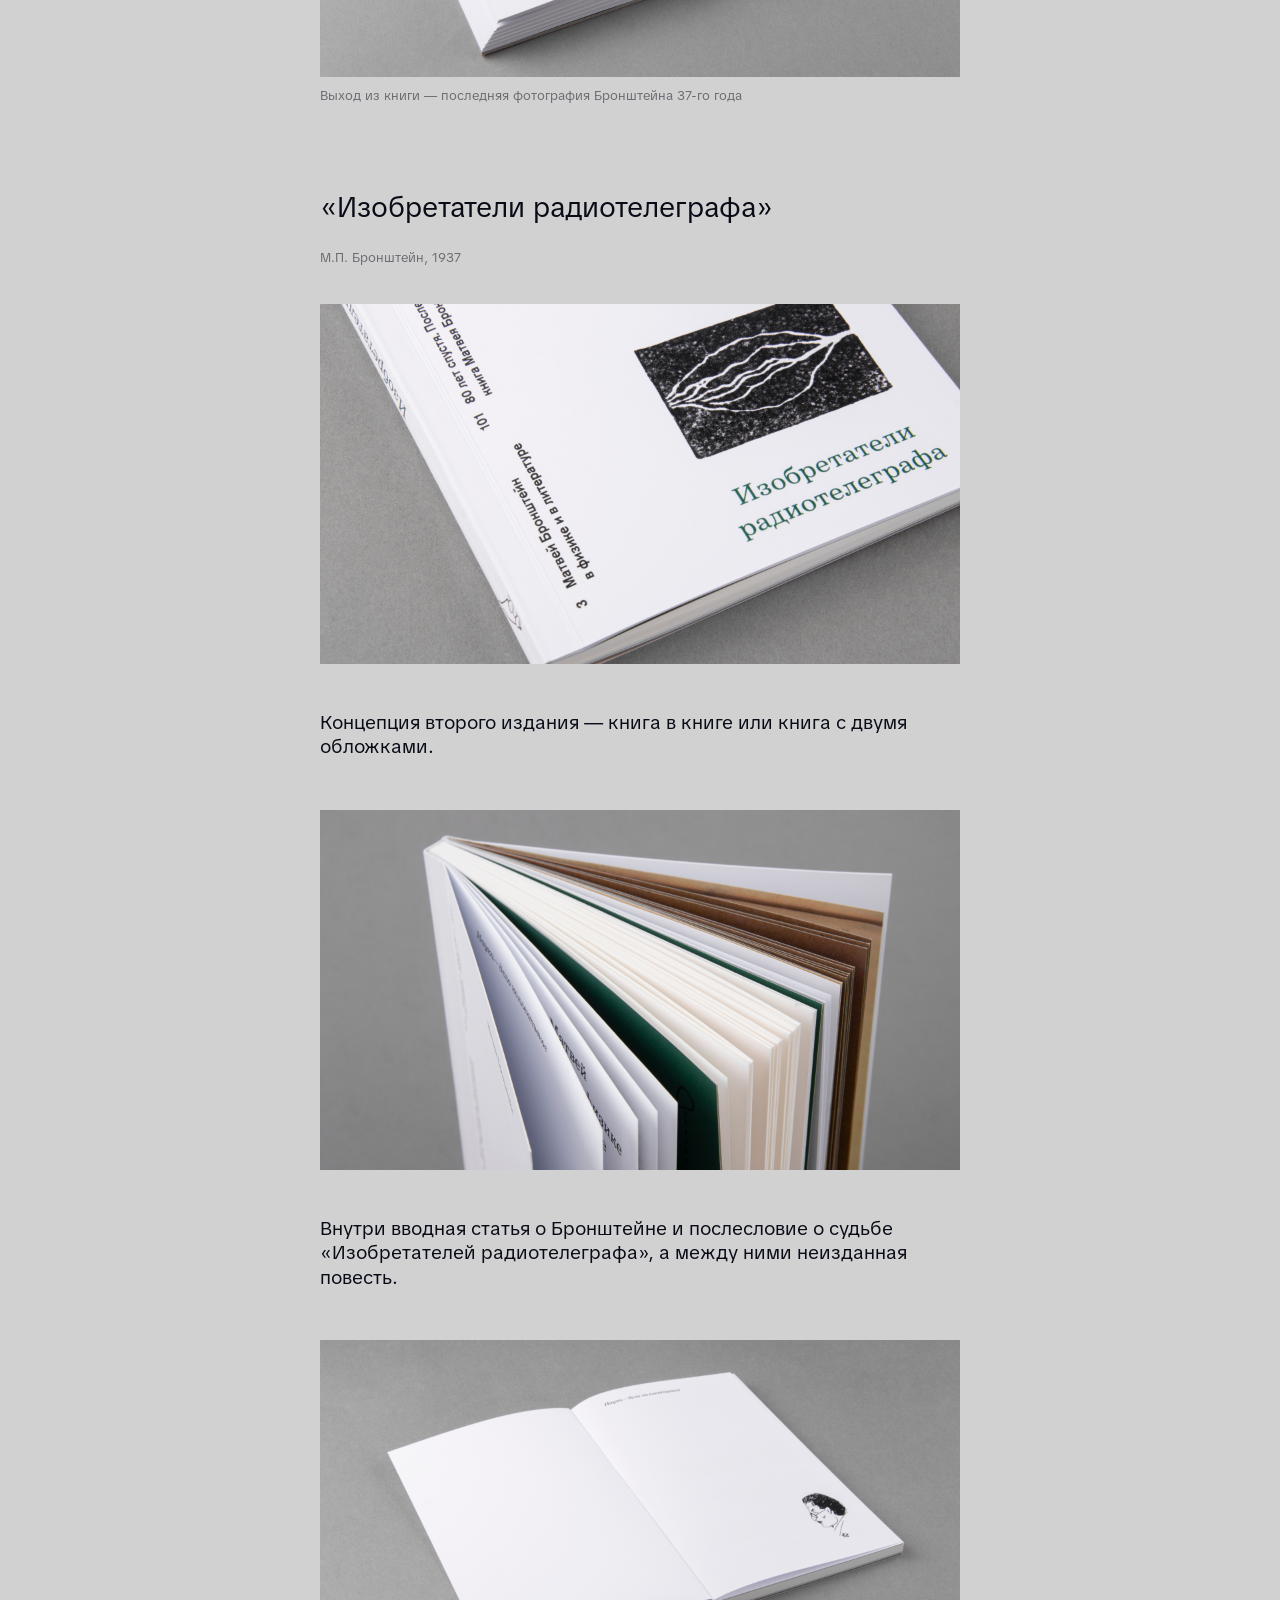
<file: bronstein.html>
<!DOCTYPE html>
<html lang="ru">
<head>
    <meta charset="UTF-8">
    <meta name="viewport" content="width=device-width, initial-scale=1.0">
    <title>Книга «Жизнь и&#160;судьба Матвея Бронштейна и&#160;Лидии Чуковской»</title>
    <link rel="stylesheet" href="style.css"/>

    <!-- вставить фавикон -->
    <link rel="icon" href="images/favicon.svg"/>
</head>

<body class="grey-theme">

    <div class="vertical-space M"></div>

    <div class="wrapper">
        <h2><span><a href="index.html#bronstein" class="arrow">←</a></span> Книга «Жизнь и&#160;судьба Матвея Бронштейна и&#160;Лидии Чуковской»</h2>
    </div>

    <div class="vertical-space M"></div>


    <div class=" wrapper">
        <figure>
            <img src="images/Bronstein/1.jpg">
        </figure>
    </div>

    <div class="vertical-space S"></div>

    <div class=" wrapper">
        <figure>
            <img src="images/Bronstein/2.gif">
            <figcaption>«Жизнь и&#160;судьба Матвея Бронштейна и&#160;Лидии Чуковской», Г.Е.&#160;Горелик (2018)&#160;и «Изобретатели радиотелеграфа», М.П.&#160;Бронштейн (1937)</figcaption>
        </figure>
    </div>

    <div class="vertical-space S"></div>

    <div class="wrapper">
        <h1>Матвей Бронштейн — советский физик-теоретик, автор детских научно-популярных повестей «Солнечное вещество» и&#160;«Лучи Икс».</h1>
    </div>

    <div class="vertical-space S"></div>

    <div class=" wrapper">
        <figure>
            <img src="images/Bronstein/3.jpg">
        </figure>
    </div>

    <div class="vertical-space S"></div>
    
    <div class="wrapper">
        <h1>Готовилась к&#160;выходу и&#160;третья книга «Изобретатели радиотелеграфа» о&#160;Маркони и&#160;Попове, но&#160;весной 1937&#160;года весь тираж был уничтожен, так и&#160;не&#160;поступив в&#160;продажу. Причиной стал отказ Бронштейна писать о&#160;Попове как о&#160;единоличном изобретателе радио.</h1>
    </div>

    <div class="vertical-space S"></div>

    <div class=" wrapper">
        <figure>
            <img src="images/Bronstein/4.jpg">
        </figure>
    </div>

    <div class="vertical-space S"></div>


    <div class="wrapper">
        <h1>В&#160;августе того же&#160;года Матвея арестовывают, ему вменяют статью о&#160;контрреволюционной деятельности. 18&#160;февраля 1938 состоялся суд, который длился 20&#160;минут. В&#160;тот же&#160;день Бронштейна расстреляли.</h1>
    </div>

    <div class="vertical-space M"></div>

    <div class=" wrapper">
        <figure>
            <img src="images/Bronstein/5.jpg">
            <figcaption>«Жизнь и&#160;судьба Матвея Бронштейна и&#160;Лидии Чуковской», Г.Е.&#160;Горелик (2018)</figcaption>
        </figure>
    </div>

    <div class="vertical-space S"></div>

    <div class="wrapper">
        <h1>На&#160;обложке документальной книги пофамильный список, подписанный после гибели Бронштейна, в&#160;котором чернилами «распланирована» судьба родственников репрессированных, в&#160;том числе и&#160;Лидии Чуковской, которая чудом избежала ареста.</h1>
    </div>

    <div class="vertical-space M"></div>

    <div class=" wrapper">
        <figure>
            <img src="images/Bronstein/6.gif">
        </figure>
    </div>

    <div class="vertical-space S"></div>

    <div class=" wrapper">
        <figure>
            <img src="images/Bronstein/7.jpg">
            <figcaption>На корешок как раз выпадает строчка с&#160;фамилиями Бронштейна и&#160;Чуковской —<br>буквальное воплощение жизни и&#160;судьбы</figcaption>
        </figure>
    </div>

    <div class="vertical-space S"></div>

    <div class="wrapper">
        <h1>«Изобретатели радиотелеграфа» так и&#160;не&#160;были напечатаны отдельной книгой. Проект состоит из&#160;монографии и&#160;той самой роковой повести.</h1>
    </div>

    <div class="vertical-space M"></div>

    <div class=" wrapper">
        <figure>
            <img src="images/Bronstein/8.jpg">
            <figcaption>«Изобретатели радиотелеграфа», М.П.&#160;Бронштейн (1937)</figcaption>
        </figure>
    </div>

    <div class="vertical-space S"></div>

    <div class=" wrapper">
        <figure>
            <img src="images/Bronstein/9.gif">
        </figure>
    </div>

    <div class="vertical-space M"></div>

    <div class="wrapper">
        <h1>На обложку повести вынесены две иллюстрации Николая Лапшина — это электрическая искра, то,&#160;с&#160;чего и&#160;началось изобретение радио и&#160;очки, которые располагаются вместо имени автора на&#160;корешке.</h1>
    </div>

    <div class="vertical-space M"></div>

    <div class=" wrapper">
        <figure>
            <img src="images/Bronstein/10.jpg">
        </figure>
    </div>

    <div class="vertical-space S"></div>

    <div class=" wrapper">
        <figure>
            <img src="images/Bronstein/11.jpg">
        </figure>
    </div>

    <div class="vertical-space M"></div>

    <div class="wrapper">
        <h1>При совмещении двух корешков в&#160;слипкейсе очки располагаются прямо над&#160;фамилией Бронштейна.</h1>
    </div>

    <div class="vertical-space M"></div>

    <div class=" wrapper">
        <figure>
            <img src="images/Bronstein/12.jpg">
        </figure>
    </div>

    <div class="vertical-space L"></div>


    <div class="wrapper">
        <h2>«Жизнь и&#160;судьба Матвея Бронштейна<br>и&#160;Лидии Чуковской»</h2>
        <p class="long-caption">Г.Е.&#160;Горелик, 2018</p>
    </div>

    <div class="vertical-space S"></div>

    <div class=" wrapper">
        <figure>
            <img src="images/Bronstein/13.jpg">
            <figcaption>Вход в&#160;книгу начинается с&#160;самой ранней фотографии, где Матвею и&#160;его брату-близнецу Исидору по&#160;6&#160;лет</figcaption>

        </figure>
    </div>

    <div class="vertical-space S"></div>

    <div class=" wrapper">
        <figure>
            <img src="images/Bronstein/14.jpg">
        </figure>
    </div>

    <div class="vertical-space S"></div>


    <div class=" wrapper">
        <figure>
            <img src="images/Bronstein/15.jpg">
        </figure>
    </div>

    <div class="vertical-space S"></div>

    <div class=" wrapper">
        <figure>
            <img src="images/Bronstein/16.jpg">
            <figcaption>Шмуцтитулы композиционно повторяют обложку</figcaption>
        </figure>
    </div>

    <div class="vertical-space S"></div>


    <div class=" wrapper">
        <figure>
            <img src="images/Bronstein/17.jpg">
        </figure>
    </div>

    <div class="vertical-space M"></div>

    <div class="wrapper">
        <h1>Главный прием книги&#160;—&#160;расположение документа через страницу, что помогает отделить расшифровку от остального текста, а документ дать приближенным к&#160;оригинальному размеру.</h1>
    </div>

    <div class="vertical-space M"></div>

    <div class=" wrapper">
        <figure>
            <img src="images/Bronstein/18.gif">
        </figure>
    </div>

    <div class="vertical-space M"></div>

    <div class="wrapper">
        <h1>Сомасштабность документов была определена по размеру стандартного бланка свидетельства о&#160;смерти (14×20&#160;см) и&#160;высоты машинописной литеры.</h1>
    </div>

    <div class="vertical-space M"></div>

    <div class=" wrapper">
        <figure>
            <img src="images/Bronstein/19.jpg">
            <figcaption>Маркером расшифровок также являются вертикально повернутые подписи</figcaption>
        </figure>
    </div>

    <div class="vertical-space S"></div>

    <div class=" wrapper">
        <figure>
            <img src="images/Bronstein/20.jpg">
        </figure>
    </div>

    <div class="vertical-space S"></div>

    <div class=" wrapper">
        <figure>
            <img src="images/Bronstein/21.gif">
            <figcaption>Расшифровки</figcaption>
        </figure>
    </div>

    <div class="vertical-space S"></div>

    <div class=" wrapper">
        <figure>
            <img src="images/Bronstein/22.jpg">
        </figure>
    </div>

    <div class="vertical-space S"></div>

    <div class=" wrapper">
        <figure>
            <img src="images/Bronstein/23.jpg">
        </figure>
    </div>

    <div class="vertical-space S"></div>

    <div class=" wrapper">
        <figure>
            <img src="images/Bronstein/24.jpg">
        </figure>
    </div>

    <div class="vertical-space M"></div>

    <div class="wrapper">
        <h1>В книге много фотографий из личных архивов Лидии Чуковской и&#160;Геннадия Горелика</h1>
    </div>

    <div class="vertical-space M"></div>

    <div class=" wrapper">
        <figure>
            <img src="images/Bronstein/25.jpg">
        </figure>
    </div>

    <div class="vertical-space S"></div>

    <div class=" wrapper">
        <figure>
            <img src="images/Bronstein/26.jpg">
        </figure>
    </div>

    <div class="vertical-space S"></div>

    <div class=" wrapper">
        <figure>
            <img src="images/Bronstein/27.jpg">
        </figure>
    </div>

    <div class="vertical-space S"></div>

    <div class=" wrapper">
        <figure>
            <img src="images/Bronstein/28.jpg">
        </figure>
    </div>

    <div class="vertical-space M"></div>

    <div class="wrapper">
        <h1>Но фотографии улиц и&#160;домов были подобраны мной лично. Для поиска некоторых домов приходилось дополнительно сверяться с&#160;автобиографической повестью Лидии Чуковской «Прочерк».</h1>
    </div>

    <div class="vertical-space M"></div>

    <div class=" wrapper">
        <figure>
            <img src="images/Bronstein/29.jpg">
        </figure>
    </div>

    <div class="vertical-space S"></div>

    <div class=" wrapper">
        <figure>
            <img src="images/Bronstein/30.jpg">
        </figure>
    </div>

    <div class="vertical-space S"></div>

    <div class=" wrapper">
        <figure>
            <img src="images/Bronstein/31.jpg">
        </figure>
    </div>

    <div class="vertical-space S"></div>

    <div class=" wrapper">
        <figure>
            <img src="images/Bronstein/32.jpg">
        </figure>
    </div>

    <div class="vertical-space M"></div>


    <div class="wrapper">
        <h1>Все изображения даны на отдельных страницах, кроме одного&#160;— иллюстрации из «Изобретателей радиотелеграфа», которая стоит после упоминания художника Николая Лапшина в тексте.</h1>
    </div>

    <div class="vertical-space M"></div>

    <div class=" wrapper">
        <figure>
            <img src="images/Bronstein/33.jpg">
        </figure>
    </div>

    <div class="vertical-space S"></div>

    <div class=" wrapper">
        <figure>
            <img src="images/Bronstein/34.jpg">
        </figure>
    </div>

    <div class="vertical-space S"></div>

    <div class=" wrapper">
        <figure>
            <img src="images/Bronstein/35.jpg">
            <figcaption>Выход из книги&#160;— последняя фотография Бронштейна 37-го года</figcaption>
        </figure>
    </div>

    <div class="vertical-space L"></div>


    <div class="wrapper">
        <h2>«Изобретатели радиотелеграфа»</h2>
        <p class="long-caption">М.П.&#160;Бронштейн, 1937</p>
    </div>

    <div class="vertical-space M"></div>

    <div class=" wrapper">
        <figure>
            <img src="images/Bronstein/36.jpg">
        </figure>
    </div>

    <div class="vertical-space M"></div>

    <div class="wrapper">
        <h1>Концепция второго издания&#160;— книга в&#160;книге или книга с&#160;двумя обложками.</h1>
    </div>

    <div class="vertical-space M"></div>

    <div class=" wrapper">
        <figure>
            <img src="images/Bronstein/37.jpg">
        </figure>
    </div>

    <div class="vertical-space M"></div>

    <div class="wrapper">
        <h1>Внутри вводная статья о&#160;Бронштейне и&#160;послесловие о&#160;судьбе «Изобретателей радиотелеграфа», а&#160;между ними неизданная повесть.</h1>
    </div>

    <div class="vertical-space M"></div>

    <div class=" wrapper">
        <figure>
            <img src="images/Bronstein/38.jpg">
        </figure>
    </div>

    <div class="vertical-space S"></div>

    <div class=" wrapper">
        <figure>
            <img src="images/Bronstein/39.jpg">
            <figcaption>Издания построены по принципу сквозного проектирования: предисловие и&#160;послесловие сверстаны так же как и&#160;документальная книга</figcaption>
        </figure>
    </div>

    <div class="vertical-space S"></div>

    <div class=" wrapper">
        <figure>
            <img src="images/Bronstein/40.jpg">
        </figure>
    </div>

    <div class="vertical-space M"></div>

    <div class="wrapper">
        <h1>На внутренней обложке повести схема радиотелеграфа Маркони.</h1>
    </div>

    <div class="vertical-space M"></div>

    <div class=" wrapper">
        <figure>
            <img src="images/Bronstein/41.jpg">
        </figure>
    </div>

    <div class="vertical-space S"></div>

    <div class=" wrapper">
        <figure>
            <img src="images/Bronstein/42.jpg">
            <figcaption>Текст повести в&#160;отличие от документальных глав напечатан на желтоватой бумаге</figcaption>
        </figure>
    </div>

    <div class="vertical-space S"></div>

    <div class=" wrapper">
        <figure>
            <img src="images/Bronstein/43.jpg">
        </figure>
    </div>

    <div class="vertical-space S"></div>

    <div class=" wrapper">
        <figure>
            <img src="images/Bronstein/44.jpg">
        </figure>
    </div>

    <div class="vertical-space M"></div>

    <div class="wrapper">
        <h1>Главный стилистический референс&#160;— акцентировки в&#160;книгах 20-30-х годов.</h1>
    </div>

    <div class="vertical-space M"></div>

    <div class=" wrapper">
        <figure>
            <img src="images/Bronstein/45.jpg">
        </figure>
    </div>

    <div class="vertical-space S"></div>

    <div class=" wrapper">
        <figure>
            <img src="images/Bronstein/46.jpg">
        </figure>
    </div>

    <div class="vertical-space M"></div>

    <div class="wrapper">
        <h1>Текст повести изобилует риторическими вопросами и&#160;перечислениями, и&#160;чтобы подчеркнуть эту выразительность и&#160;этот ритм, идеально подходила верстка лесенкой.</h1>
    </div>

    <div class="vertical-space M"></div>

    <div class=" wrapper">
        <figure>
            <img src="images/Bronstein/47.jpg">
        </figure>
    </div>

    <div class="vertical-space S"></div>

    <div class=" wrapper">
        <figure>
            <img src="images/Bronstein/48.jpg">
            <figcaption>Маленькая типографская радость&#160;— азбука морзе набранная Schoolbook Mono.</figcaption>
        </figure>
    </div>

    <div class="vertical-space S"></div>

    <div class=" wrapper">
        <figure>
            <img src="images/Bronstein/49.jpg">
        </figure>
    </div>

    <div class="vertical-space S"></div>

    <div class=" wrapper">
        <figure>
            <img src="images/Bronstein/50.jpg">
        </figure>
    </div>

    <div class="vertical-space M"></div>

    <div class="wrapper">
        <h1>На спинке обложки&#160;— схема радиотелеграфа Попова.</h1>
    </div>

    <div class="vertical-space M"></div>

    <div class=" wrapper">
        <figure>
            <img src="images/Bronstein/51.jpg">
        </figure>
    </div>

    <div class="vertical-space S"></div>

    <div class=" wrapper">
        <figure>
            <img src="images/Bronstein/52.jpg">
            <figcaption>В послесловии используется прием из документальной книги с&#160;архивным документом через страницу</figcaption>
        </figure>
    </div>

    <div class="vertical-space M"></div>

    <div class="wrapper">
        <h1>Оканчивается книга репродукциями «Костра» в&#160;натуральный размер</h1>
    </div>

    <div class="vertical-space M"></div>

    <div class=" wrapper">
        <figure>
            <img src="images/Bronstein/53.jpg">
        </figure>
    </div>

    <div class="vertical-space S"></div>

    <div class=" wrapper">
        <figure>
            <img src="images/Bronstein/54.jpg">
        </figure>
    </div>

    <div class="vertical-space S"></div>

    <div class=" wrapper">
        <figure>
            <img src="images/Bronstein/55.jpg">
        </figure>
    </div>

    <div class="vertical-space M"></div>

    <div class="wrapper">
        <h1>В 1957&#160;году Бронштейна реабилитировали за отсутствием состава преступления. Лидия Чуковская посвятила жизнь поиску места захоронения мужа. Гонорар от «Записок об Анне Ахматовой» она пожертвовала на благоустройство Левашовской пустоши.</h1>
    </div>

    <div class="vertical-space M"></div>

    <diV class=" wrapper">
            <div style="position: relative; padding-top: 56.25%; width: 100%"><iframe src="https://kinescope.io/embed/as49ApLsg8Zr4kHUbdcDHH" allow="autoplay; fullscreen; picture-in-picture; encrypted-media; gyroscope; accelerometer; clipboard-write; screen-wake-lock;" frameborder="0" allowfullscreen style="position: absolute; width: 100%; height: 100%; top: 0; left: 0;"></iframe></div>
    </diV>

    <div class="vertical-space M"></div>

    <div class="wrapper">
        <p class="long-caption">Автор текста</p>
        <h1>Г.Е. Горелик</h1>

        <p class="long-caption">Автор повести</p>
        <h1>М. Бронштейн</h1>

        <p class="long-caption">Куратор</p>
        <h1>Евгений Григорьев</h1>
        
        <p class="long-caption">Гарнитуры</p>
        <h1>SchoolBook New, SchoolBook New Mono, Akzidenz-Grotesk Pro</h1> 
   </div> 

   
    <div class="vertical-space M"></div>

</body>
</file>
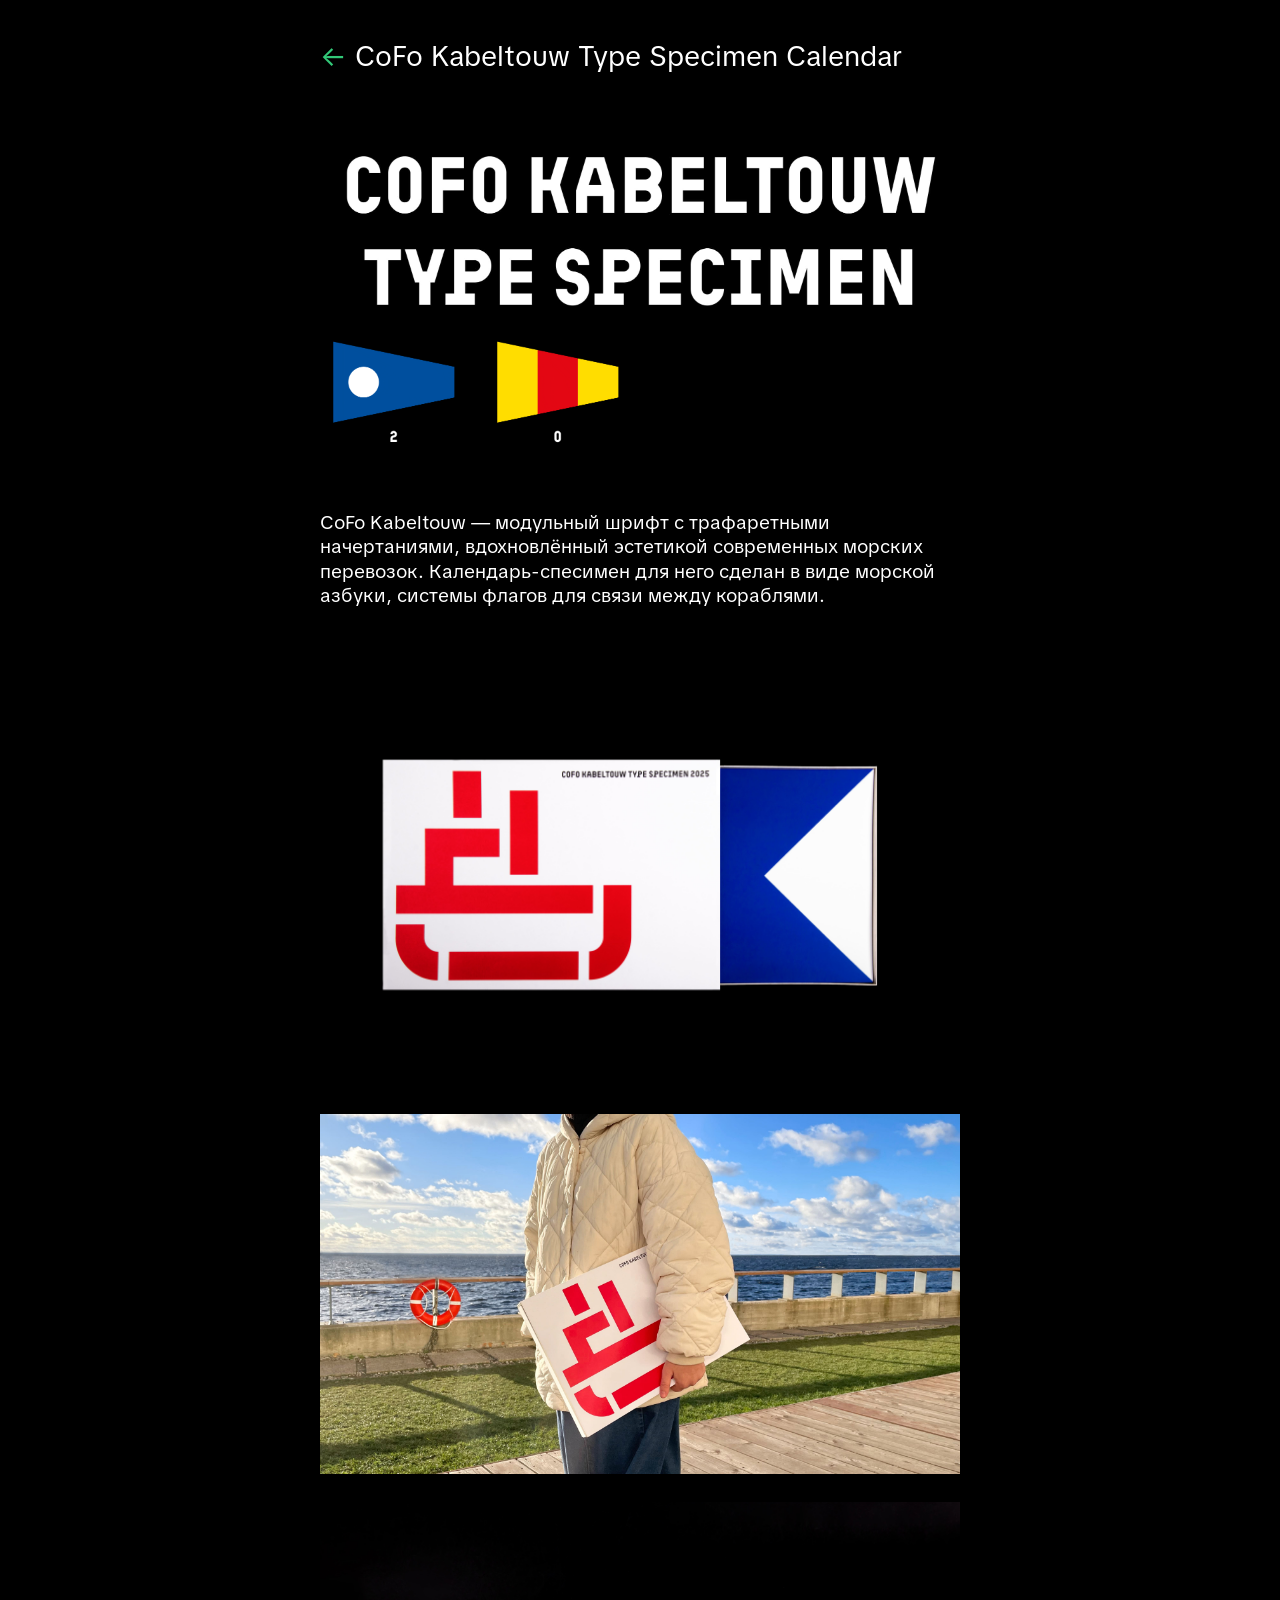
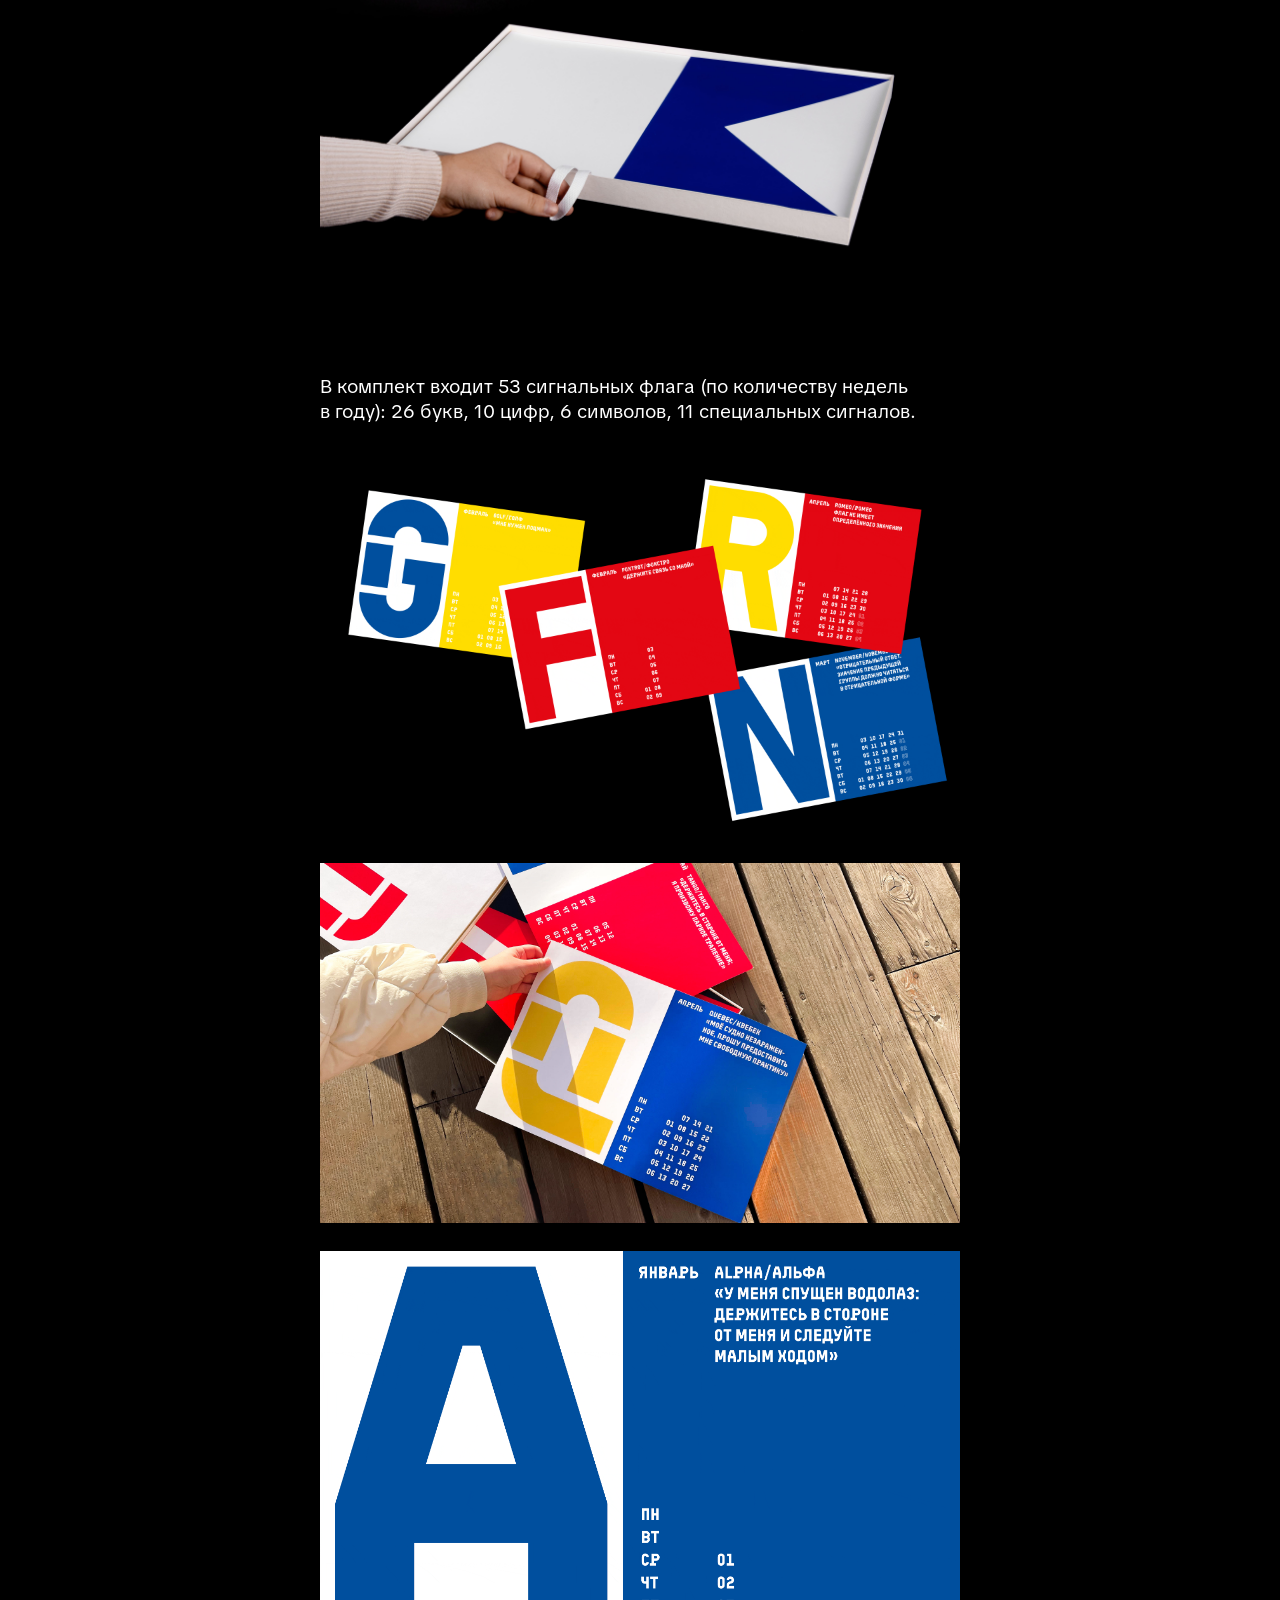
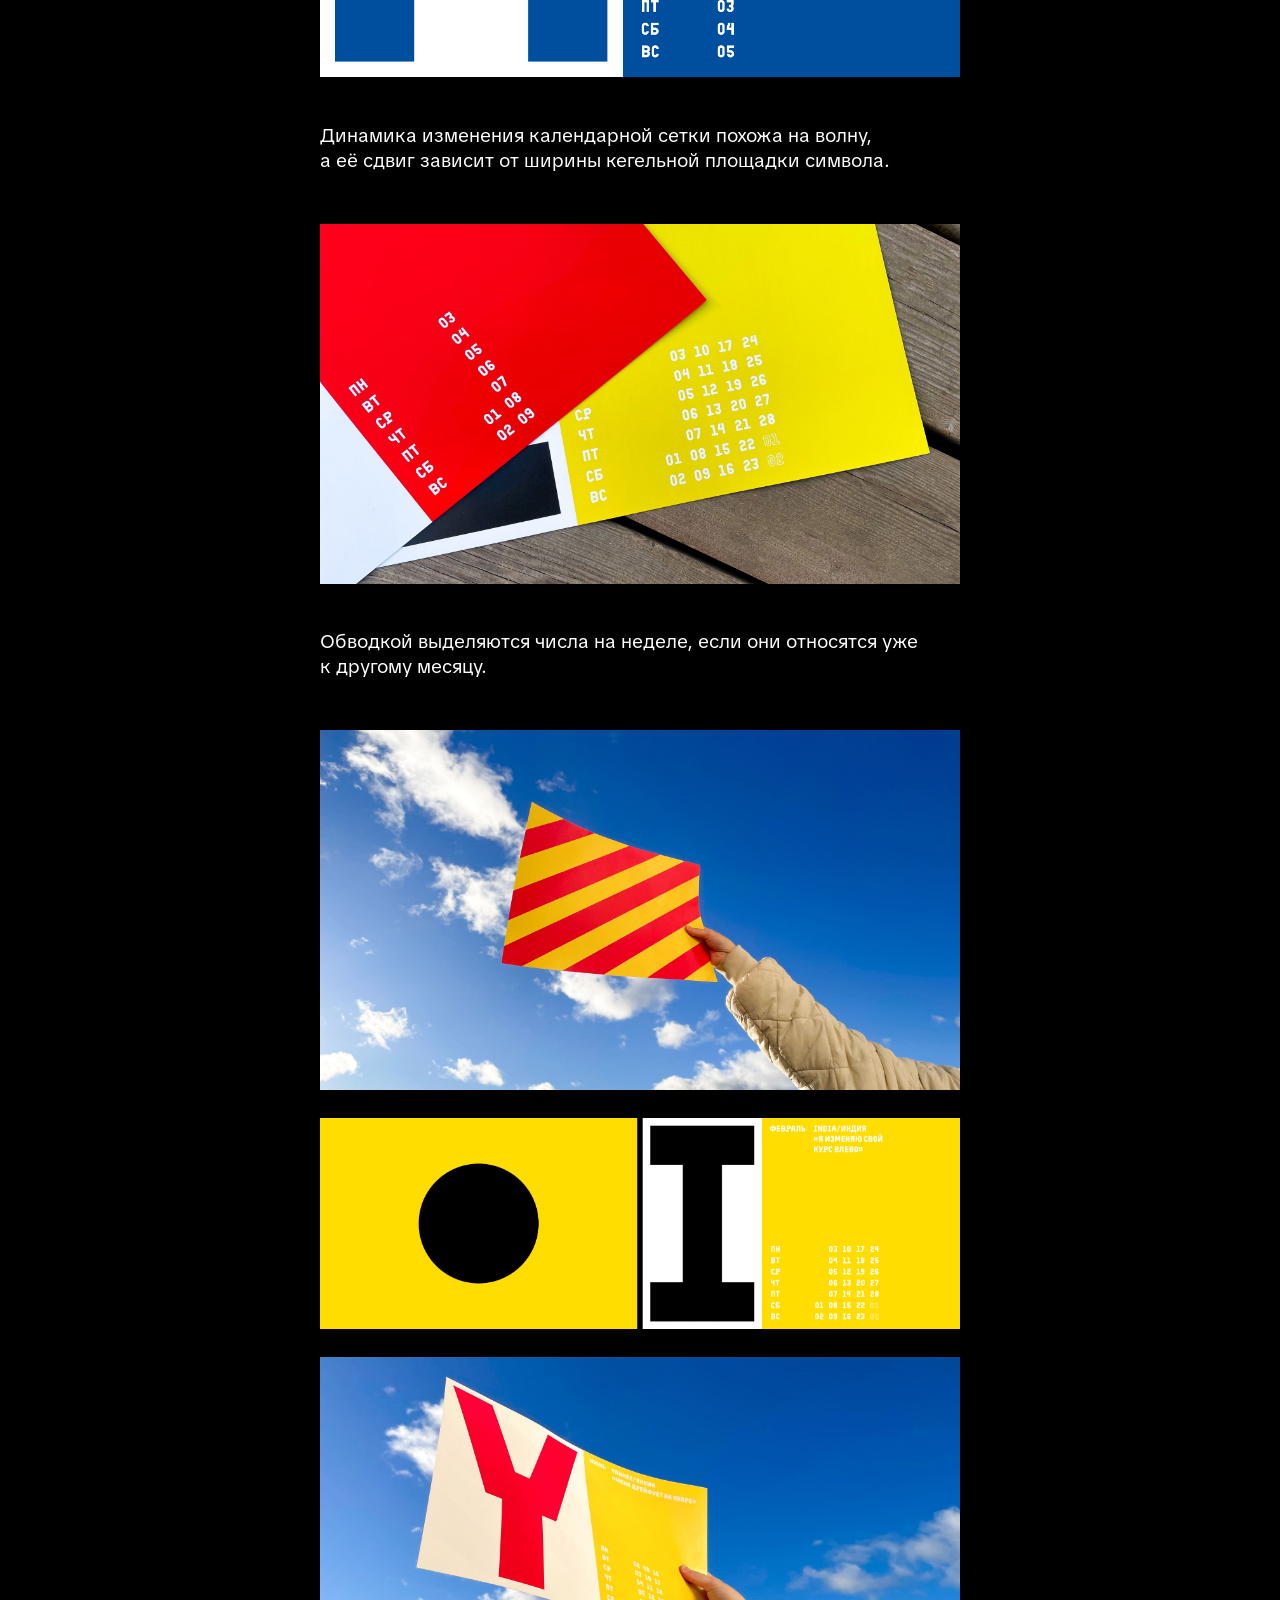
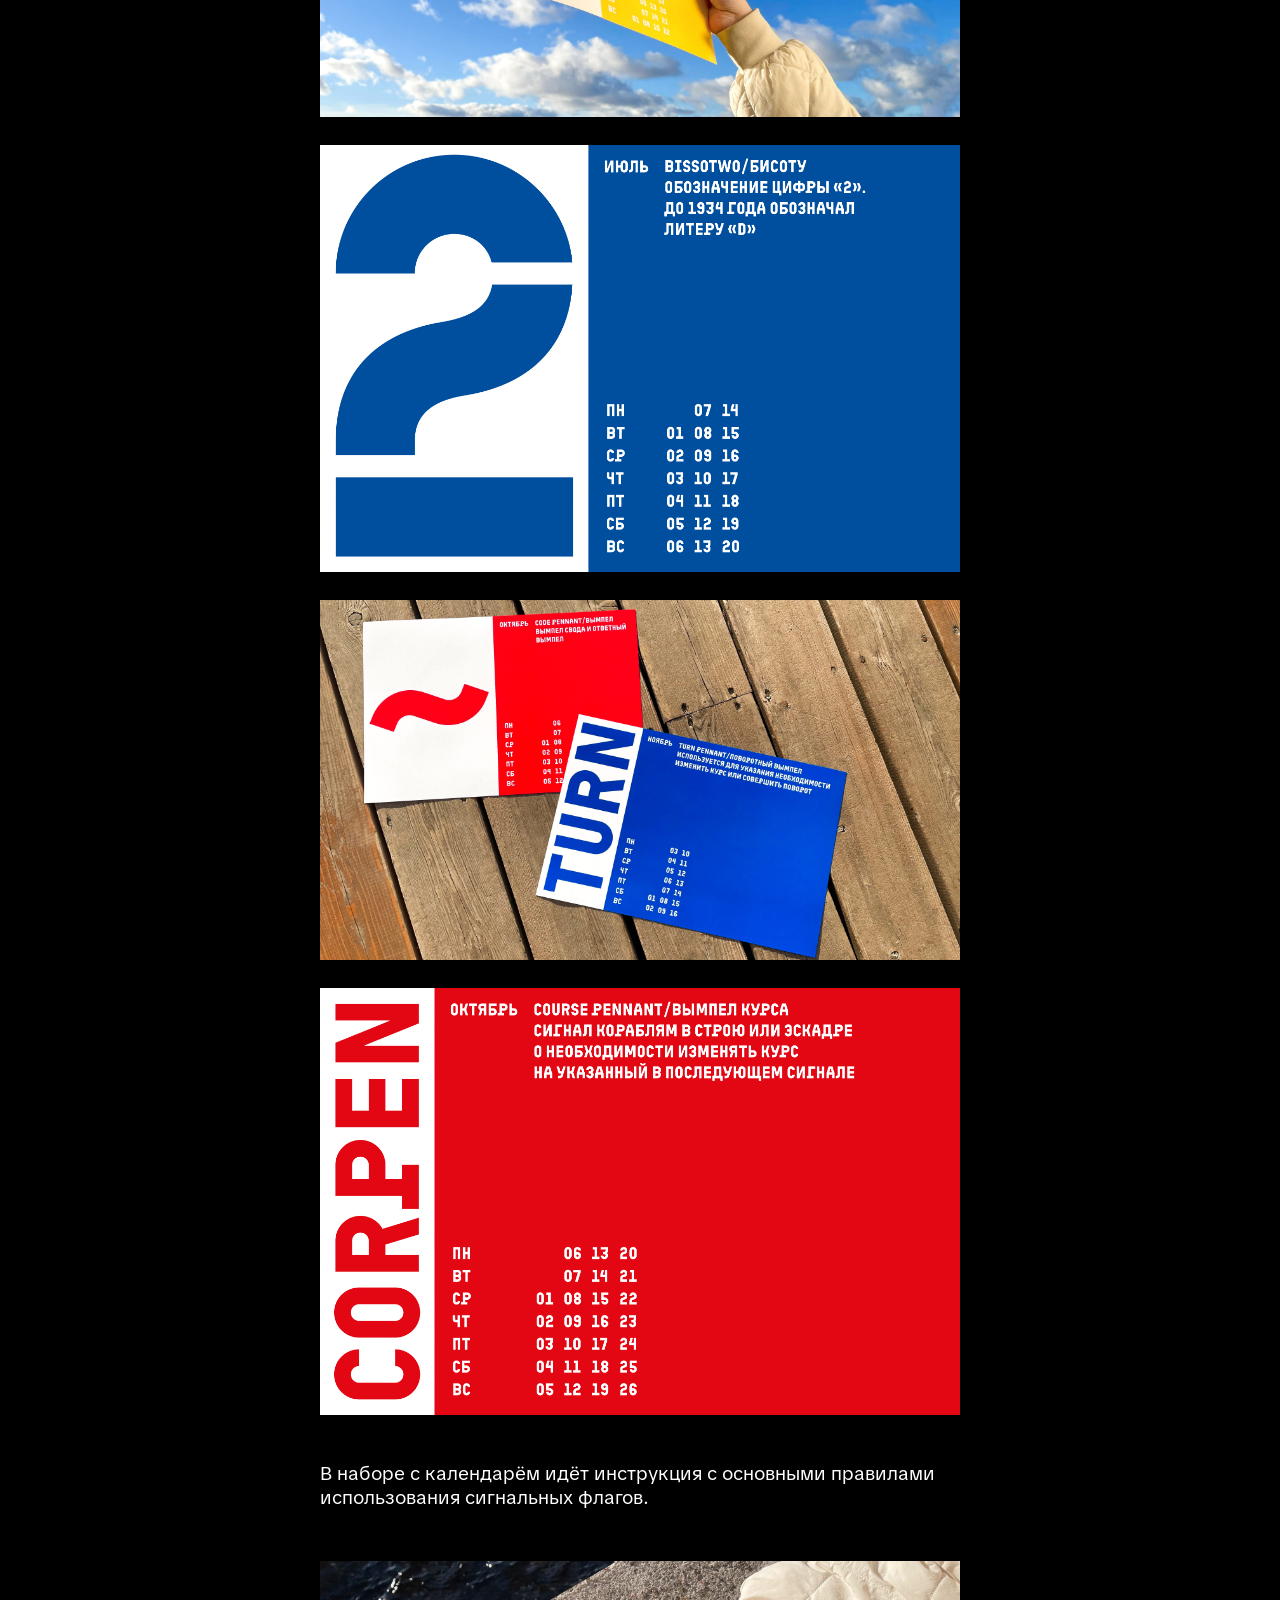
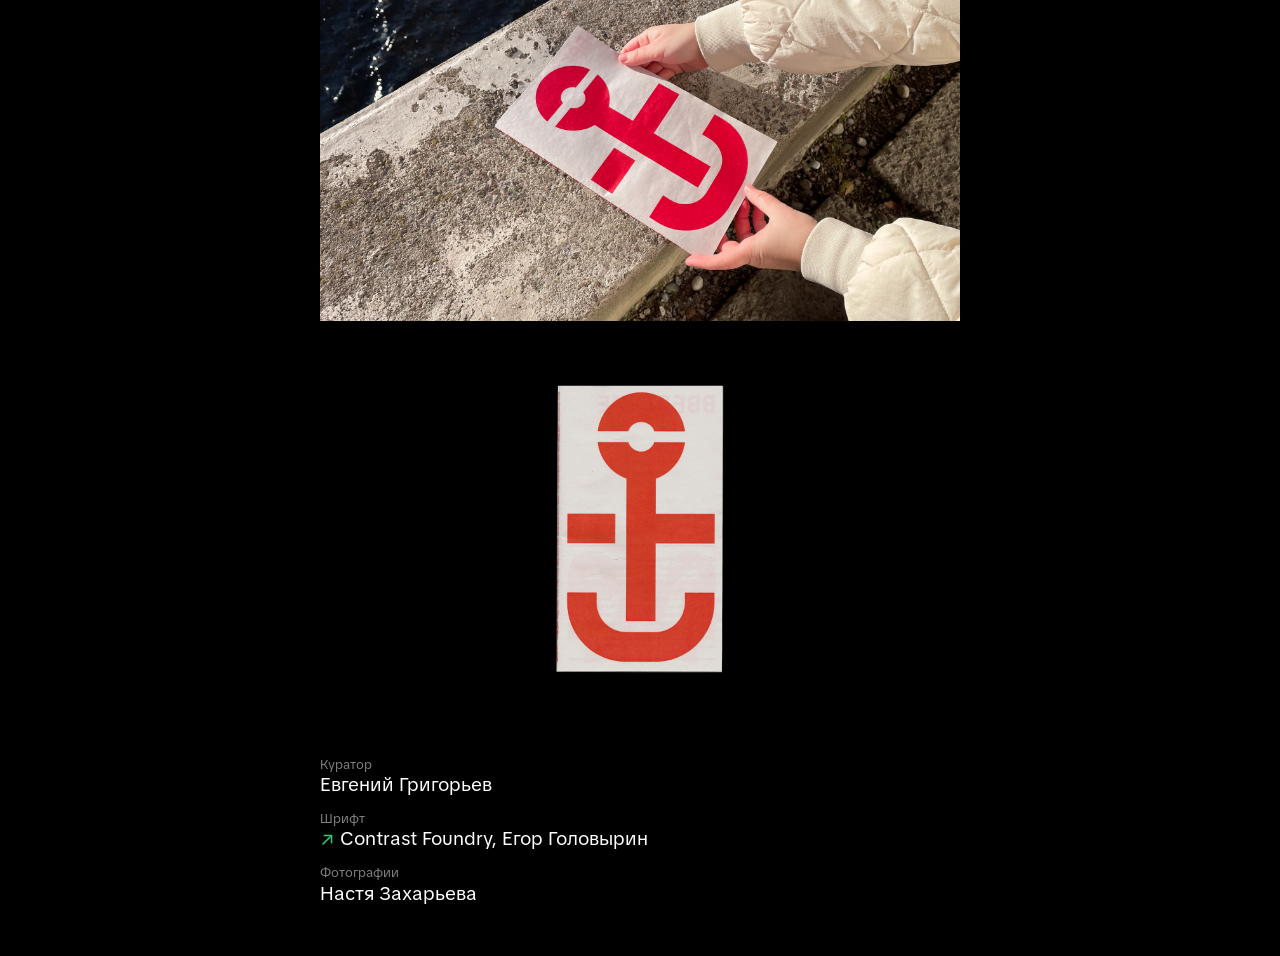
<file: cofo-kabeltouw-type-specimen.html>
<!DOCTYPE html>
<html lang="ru">
<head>
    <meta charset="UTF-8">
    <meta name="viewport" content="width=device-width, initial-scale=1.0">
    <title>CoFo Kabeltouw Type Specimen Calendar</title>
    <link rel="stylesheet" href="style.css"/>

    <!-- вставить фавикон -->
    <link rel="icon" href="images/favicon.svg"/>
</head>

<body class="dark-theme">

    <div class="vertical-space M"></div>

    <div class="wrapper">
        <h2><span><a href="index.html#cofo-kabeltouw-type-specimen" class="arrow">←</a></span> CoFo Kabeltouw Type Specimen Calendar</h2>
    </div>

    <div class="vertical-space M"></div>


    <div class="wrapper">
        <figure>
            <img src="images/caledar/caledar_1.jpg">
            <img src="images/caledar/caledar_2.gif">
        </figure>
    </div>

    <div class="vertical-space M"></div>

    <div class="wrapper">
        <h1>CoFo Kabeltouw — модульный шрифт с&#160;трафаретными начертаниями, вдохновлённый эстетикой современных морских перевозок. Календарь-спесимен для него сделан в&#160;виде морской азбуки, системы флагов для связи между кораблями.</h1>
    </div>

        <div class="vertical-space M"></div>

    <div class="wrapper">
        <figure>
            <img src="images/caledar/caledar_4.jpg">
        </figure>
    </div>

    <div class="vertical-space S"></div>

    <div class="wrapper">
        <figure>
            <img src="images/caledar/caledar_3.jpg">
        </figure>
    </div>

    <div class="vertical-space S"></div>

    <div class="wrapper">
        <figure>
            <img src="images/caledar/caledar_5.jpg">
        </figure>
    </div>

        <div class="vertical-space M"></div>

    <div class="wrapper">
        <h1>В комплект входит 53&#160;сигнальных флага (по&#160;количеству недель в&#160;году): 26&#160;букв, 10&#160;цифр, 6&#160;символов, 11&#160;специальных сигналов.</h1>
    </div>

    <div class="vertical-space M"></div>

    <div class="wrapper">
        <figure>
            <img src="images/caledar/caledar_6.gif">
        </figure>
    </div>

    <div class="vertical-space S"></div>

    <div class="wrapper">
        <figure>
            <img src="images/caledar/caledar_7.jpg">
        </figure>
    </div>

    <div class="vertical-space S"></div>

    <div class="wrapper">
        <figure>
            <img class="shadow" src="images/caledar/caledar_8.gif">
        </figure>
    </div>

    <div class="vertical-space M"></div>

    <div class="wrapper">
        <h1>Динамика изменения календарной сетки похожа на волну, а&#160;её&#160;сдвиг зависит от&#160;ширины кегельной площадки символа.</h1>
    </div>

    <div class="vertical-space M"></div>

    <div class="wrapper">
        <figure>
            <img src="images/caledar/caledar_9.jpg">
        </figure>
    </div>

    <div class="vertical-space M"></div>

    <div class="wrapper">
        <h1>Обводкой выделяются числа на неделе, если они относятся уже к&#160;другому месяцу.</h1>
    </div>

    <div class="vertical-space M"></div>

    <div class="wrapper">
        <figure>
            <img src="images/caledar/caledar_10.jpg">
        </figure>
    </div>

    <div class="vertical-space S"></div>

    <div class="wrapper">
        <figure>
            <img class="shadow" src="images/caledar/caledar_11.gif">
        </figure>
    </div>

    <div class="vertical-space S"></div>

    <div class="wrapper">
        <figure>
            <img src="images/caledar/caledar_12.jpg">
        </figure>
    </div>

    <div class="vertical-space S"></div>

    <div class="wrapper">
        <figure>
            <img class="shadow" src="images/caledar/caledar_13.gif">
        </figure>
    </div>

    <div class="vertical-space S"></div>

    <div class="wrapper">
        <figure>
            <img src="images/caledar/caledar_14.jpg">
        </figure>
    </div>

    <div class="vertical-space S"></div>

    <div class="wrapper">
        <figure>
            <img class="shadow" src="images/caledar/caledar_15.gif">
        </figure>
    </div>

    <div class="vertical-space M"></div>

    <div class="wrapper">
        <h1>В&#160;наборе с&#160;календарём идёт инструкция с&#160;основными правилами использования сигнальных флагов.</h1>
    </div>

    <div class="vertical-space M"></div>

    <div class="wrapper">
        <figure>
            <img src="images/caledar/caledar_16.jpg">
        </figure>
    </div>

    <div class="vertical-space S"></div>

    <div class="wrapper">
        <figure>
            <img src="images/caledar/caledar_17.gif">
        </figure>
    </div>

    <div class="vertical-space M"></div>


    <div class="wrapper">
        <p class="long-caption">Куратор</p>
        <h1>Евгений Григорьев</h1>

        <p class="long-caption">Шрифт</p>
        <h1><a href="https://contrastfoundry.com/typeface/cofo-kabeltouw" target="_blank"><span class="arrow">↗</span>&#160;Contrast Foundry</a>, Егор Головырин</h1>

        <p class="long-caption">Фотографии</p>
        <h1>Настя Захарьева</h1>        
   </div> 

   
    <div class="vertical-space M"></div>

</body>
</file>
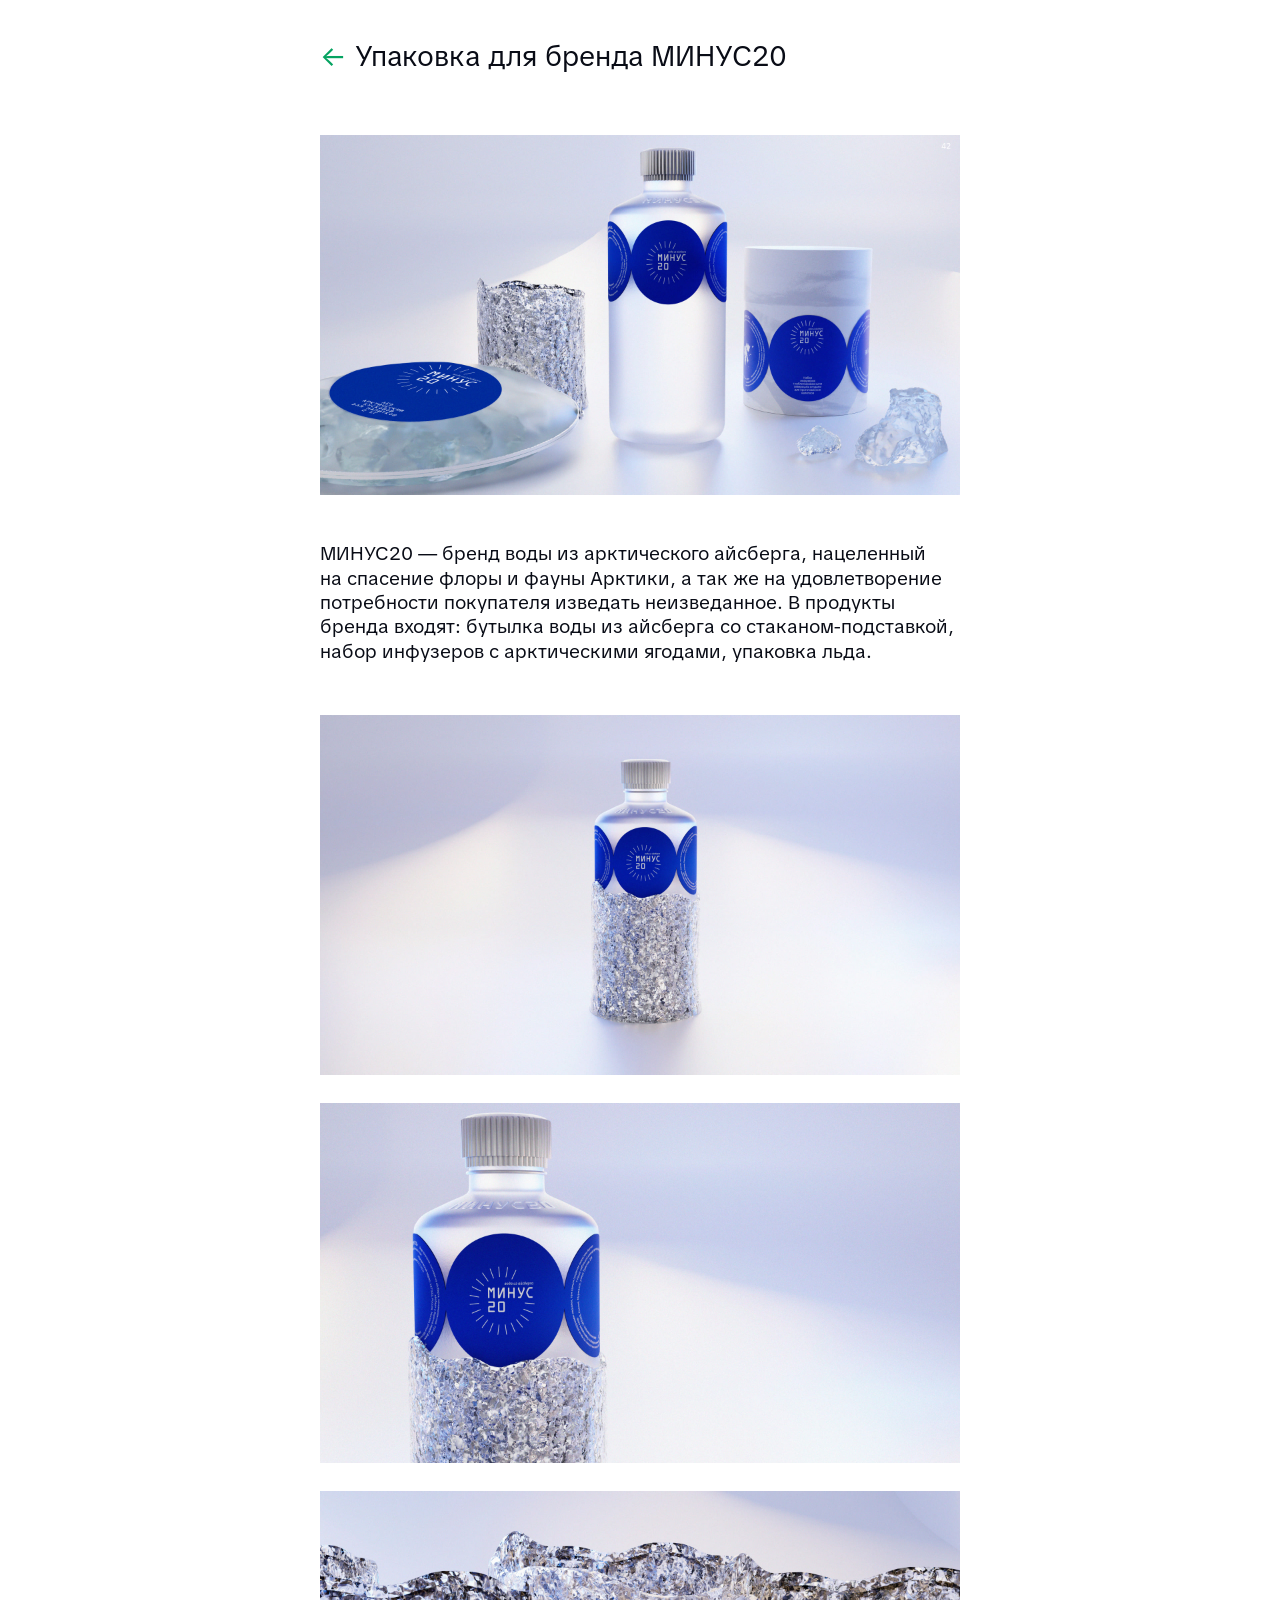
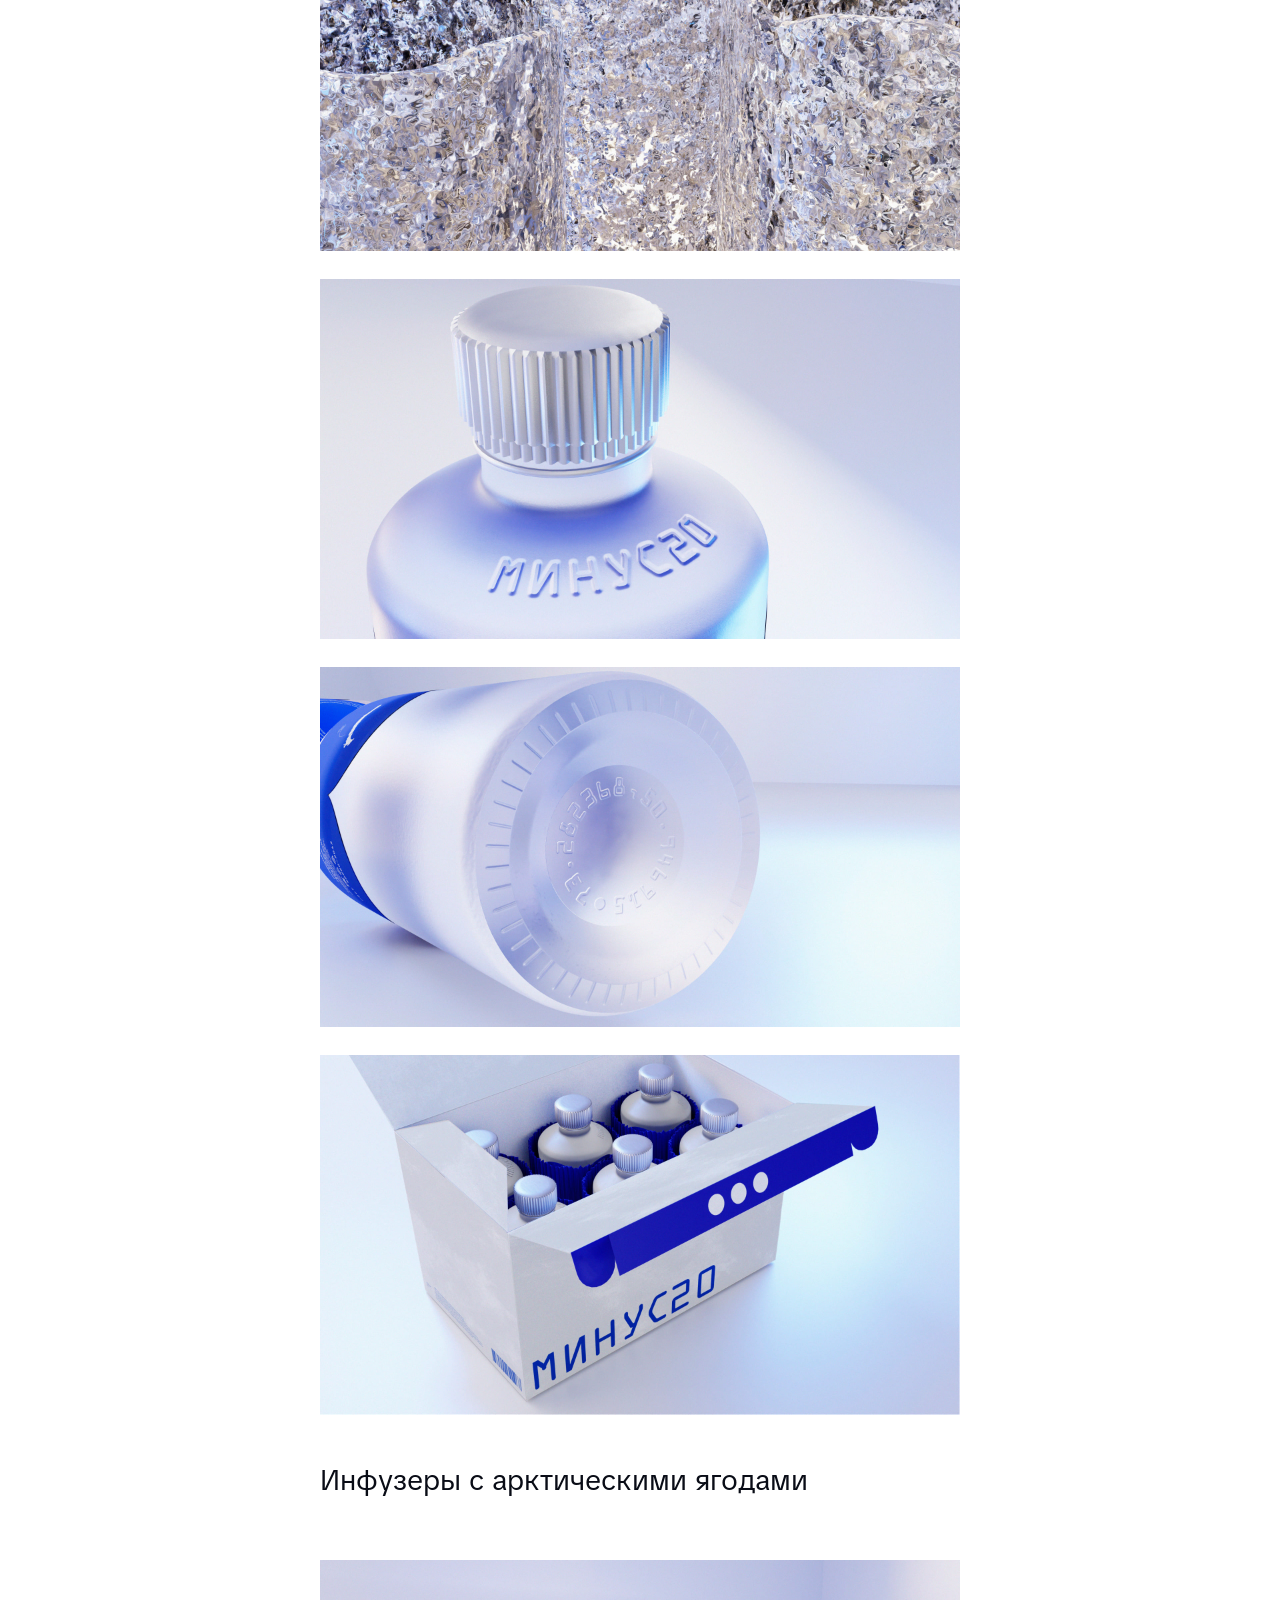
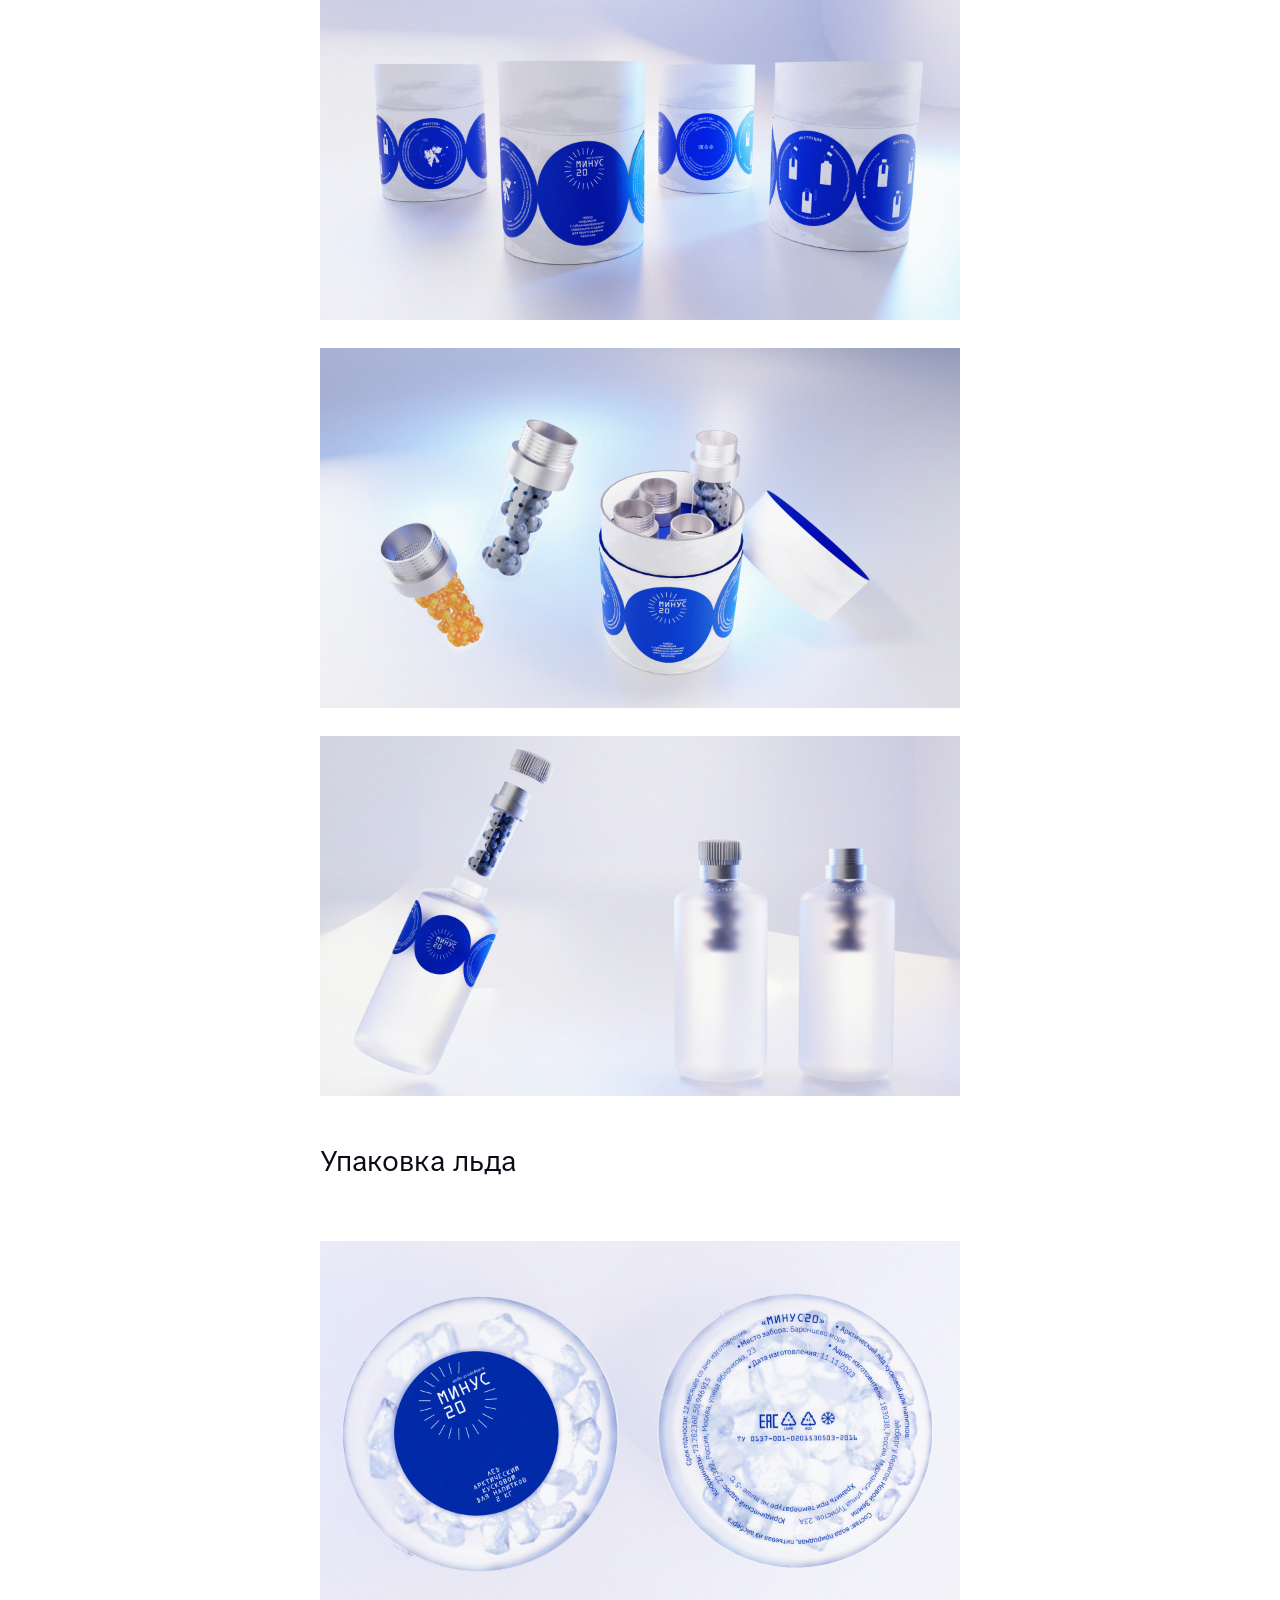
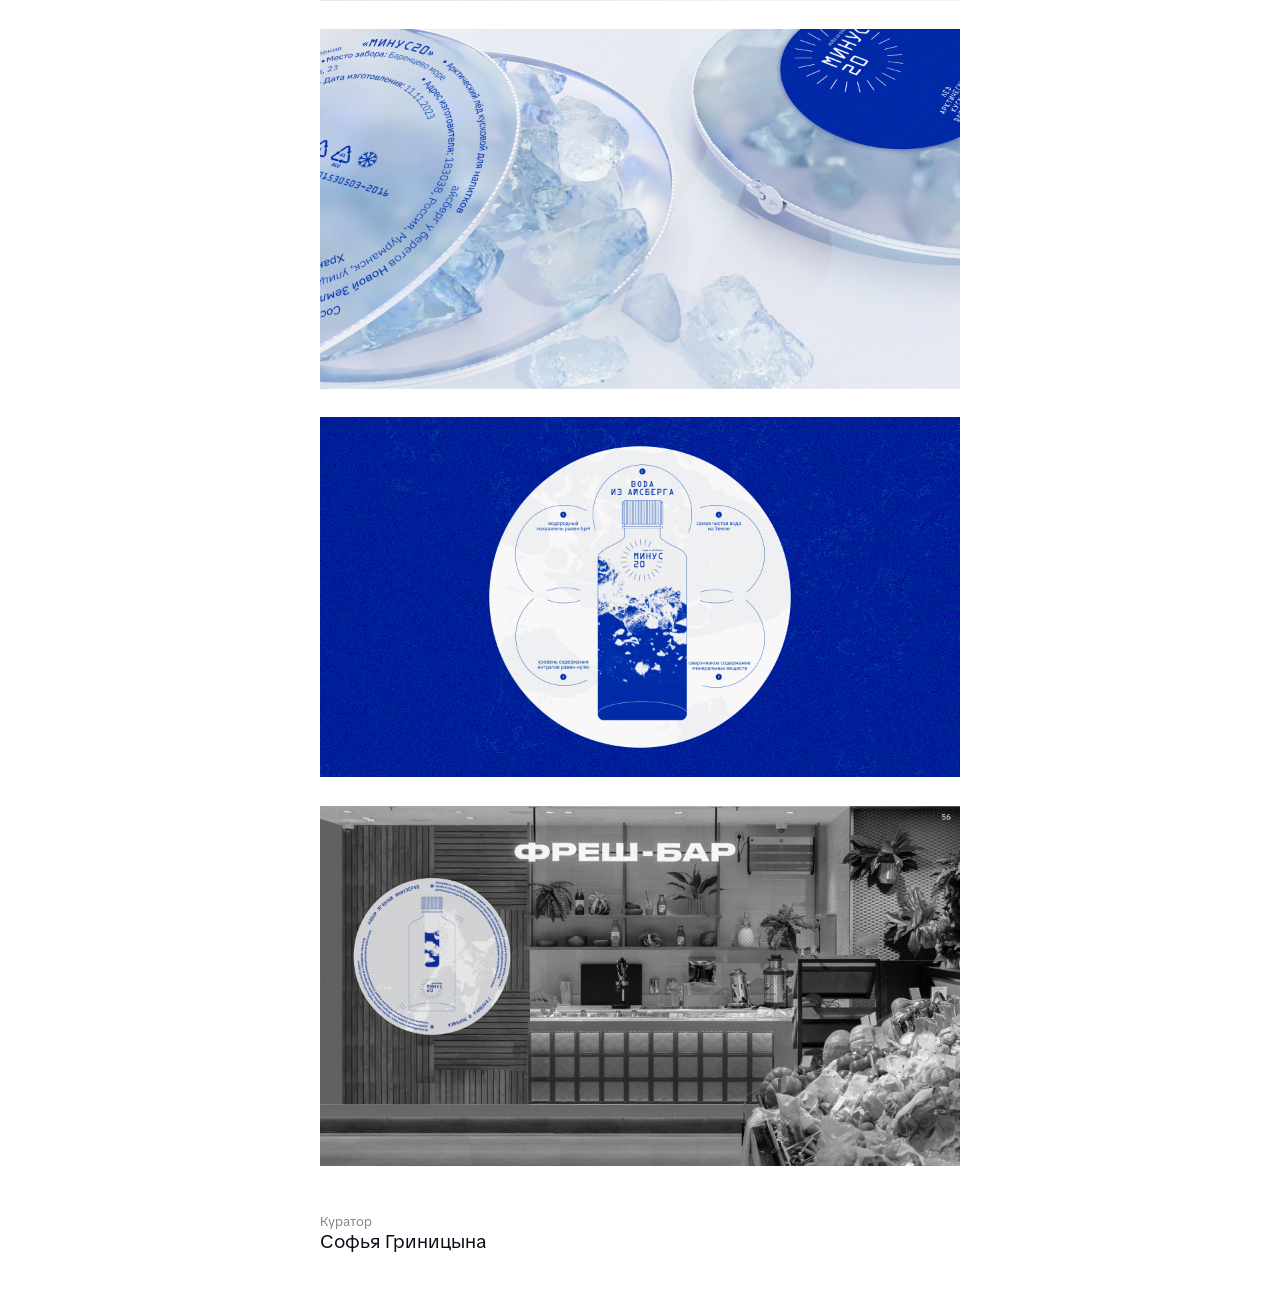
<file: minus20-package.html>
<!DOCTYPE html>
<html lang="ru">
<head>
    <meta charset="UTF-8">
    <meta name="viewport" content="width=device-width, initial-scale=1.0">
    <title>Упаковка для бренда МИНУС20</title>
    <link rel="stylesheet" href="style.css"/>

    <!-- вставить фавикон -->
    <link rel="icon" href="images/favicon.svg"/>
</head>

<body>

    <div class="vertical-space M"></div>

    <div class="wrapper">
        <h2><span><a href="index.html#minus20-package" class="arrow">←</a></span> Упаковка для бренда МИНУС20</h2>
    </div>

    <div class="vertical-space M"></div>

    <div class=" wrapper">
        <figure>
            <img src="images/minus20/minus20-2.jpg">
        </figure>
    </div>

    <div class="vertical-space M"></div>

    <div class="wrapper">
        <h1>МИНУС20 — бренд воды из&#160;арктического айсберга, нацеленный на&#160;спасение флоры и&#160;фауны Арктики, а&#160;так же&#160;на&#160;удовлетворение потребности покупателя изведать неизведанное. В&#160;продукты бренда входят: бутылка воды из&#160;айсберга со&#160;стаканом-подставкой, набор инфузеров с&#160;арктическими ягодами, упаковка льда.</h1>
    </div>

    <div class="vertical-space M"></div>

    <div class=" wrapper">
        <figure>
            <img src="images/minus20/minus20-3.jpg">
        </figure>
    </div>

    <div class="vertical-space S"></div>

    <div class=" wrapper">
        <figure>
            <img src="images/minus20/minus20-4.jpg">
        </figure>
    </div>

    <div class="vertical-space S"></div>

        <div class=" wrapper">
        <figure>
            <img src="images/minus20/minus20-5.jpg">
        </figure>
    </div>

    <div class="vertical-space S"></div>

        <div class=" wrapper">
        <figure>
            <img src="images/minus20/minus20-6.jpg">
        </figure>
    </div>

    <div class="vertical-space S"></div>

        <div class=" wrapper">
        <figure>
            <img src="images/minus20/minus20-7.jpg">
        </figure>
    </div>

    <div class="vertical-space S"></div>

        <div class=" wrapper">
        <figure>
            <img src="images/minus20/minus20-8.jpg">
        </figure>
    </div>

    <div class="vertical-space M"></div>

    <div class="wrapper">
        <h2>Инфузеры с&#160;арктическими ягодами</h2>
    </div>

    <div class="vertical-space M"></div>

    <div class=" wrapper">
        <figure>
            <img src="images/minus20/minus20-9.jpg">
        </figure>
    </div>

    <div class="vertical-space S"></div>

        <div class=" wrapper">
        <figure>
            <img src="images/minus20/minus20-10.jpg">
        </figure>
    </div>

    <div class="vertical-space S"></div>

        <div class=" wrapper">
        <figure>
            <img src="images/minus20/minus20-11.jpg">
        </figure>
    </div>

    <div class="vertical-space M"></div>

    <div class="wrapper">
        <h2>Упаковка льда</h2>
    </div>

    <div class="vertical-space M"></div>

        <div class=" wrapper">
        <figure>
            <img src="images/minus20/minus20-12.jpg">
        </figure>
    </div>

    <div class="vertical-space S"></div>

        <div class=" wrapper">
        <figure>
            <img src="images/minus20/minus20-13.jpg">
        </figure>
    </div>

    <div class="vertical-space S"></div>

        <div class=" wrapper">
        <figure>
            <img src="images/minus20/minus20-14.gif">
        </figure>
    </div>

    <div class="vertical-space S"></div>

        <div class=" wrapper">
        <figure>
            <img src="images/minus20/minus20-15.jpg">
        </figure>
    </div>

    <div class="vertical-space M"></div>


    <div class="wrapper">
        <p class="long-caption">Куратор</p>
        <h1>Софья Гриницына</h1>
   
    <div class="vertical-space M"></div>
</body>
</file>
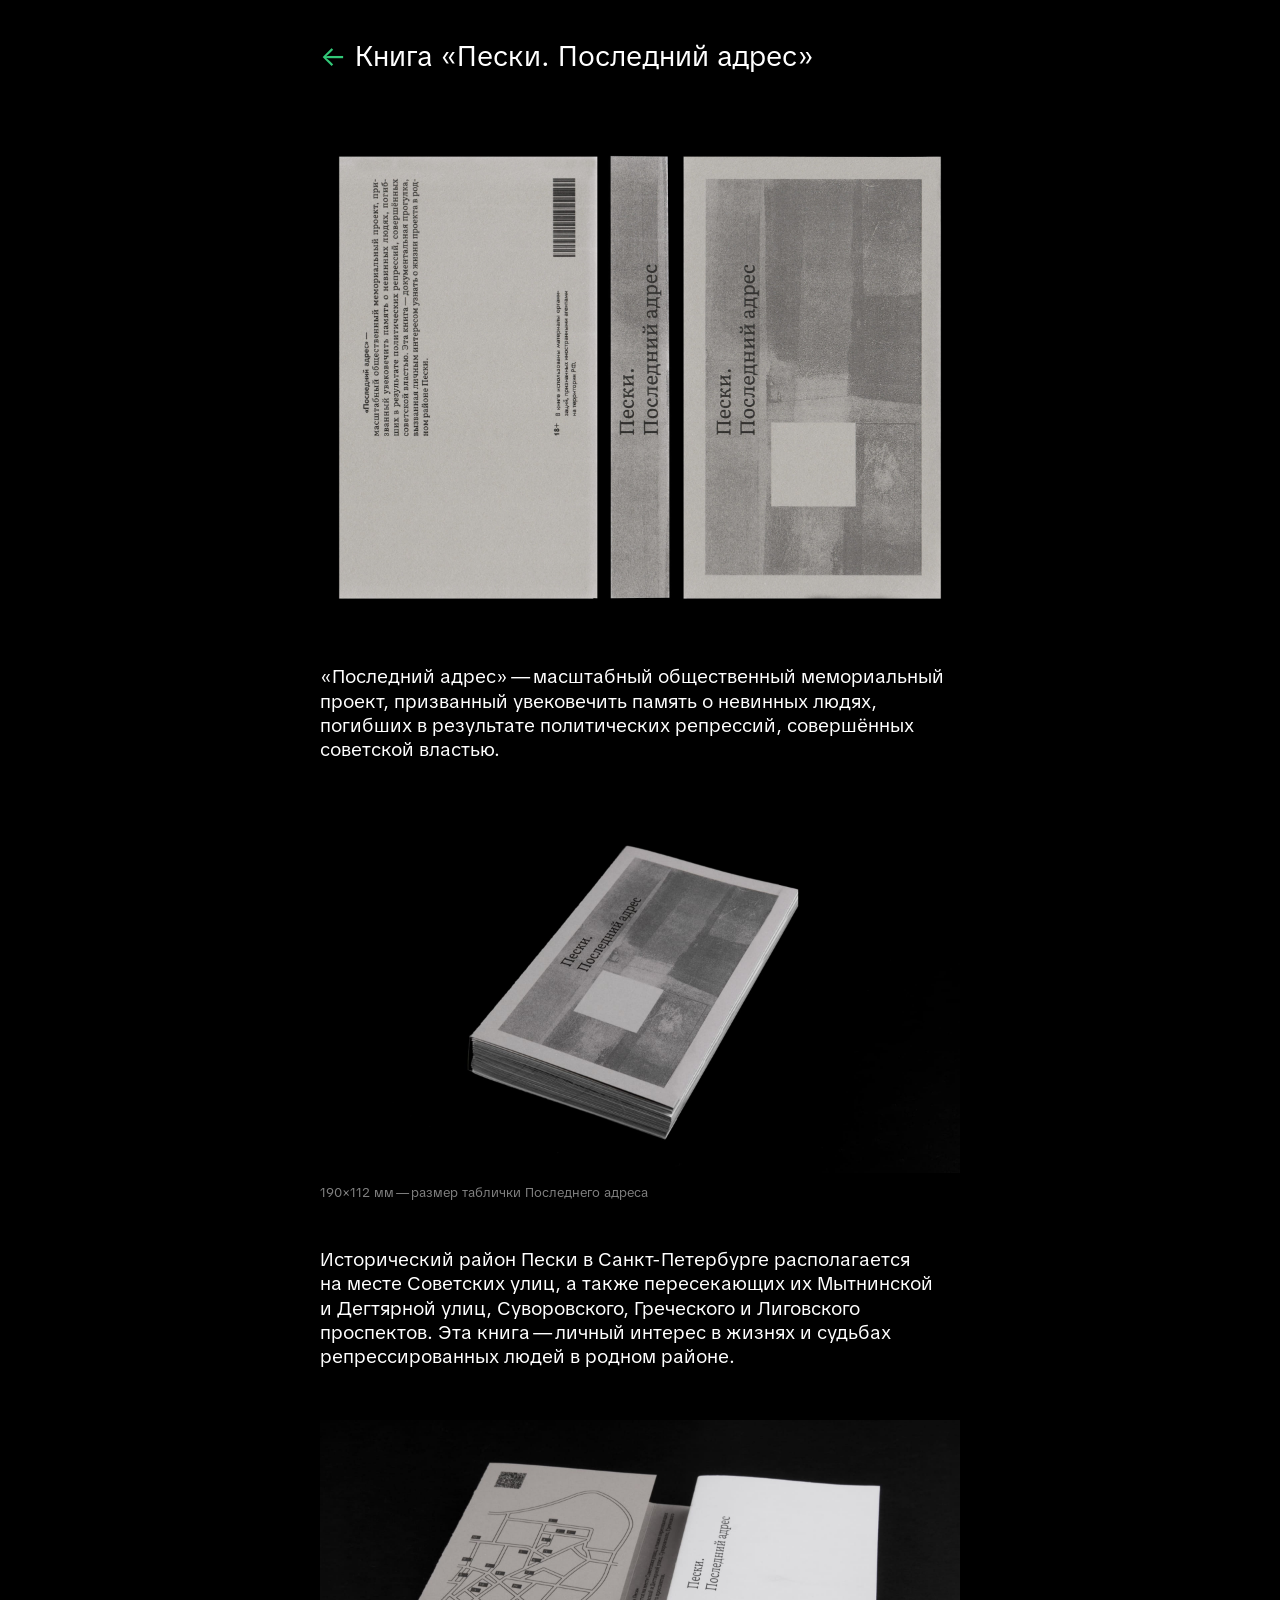
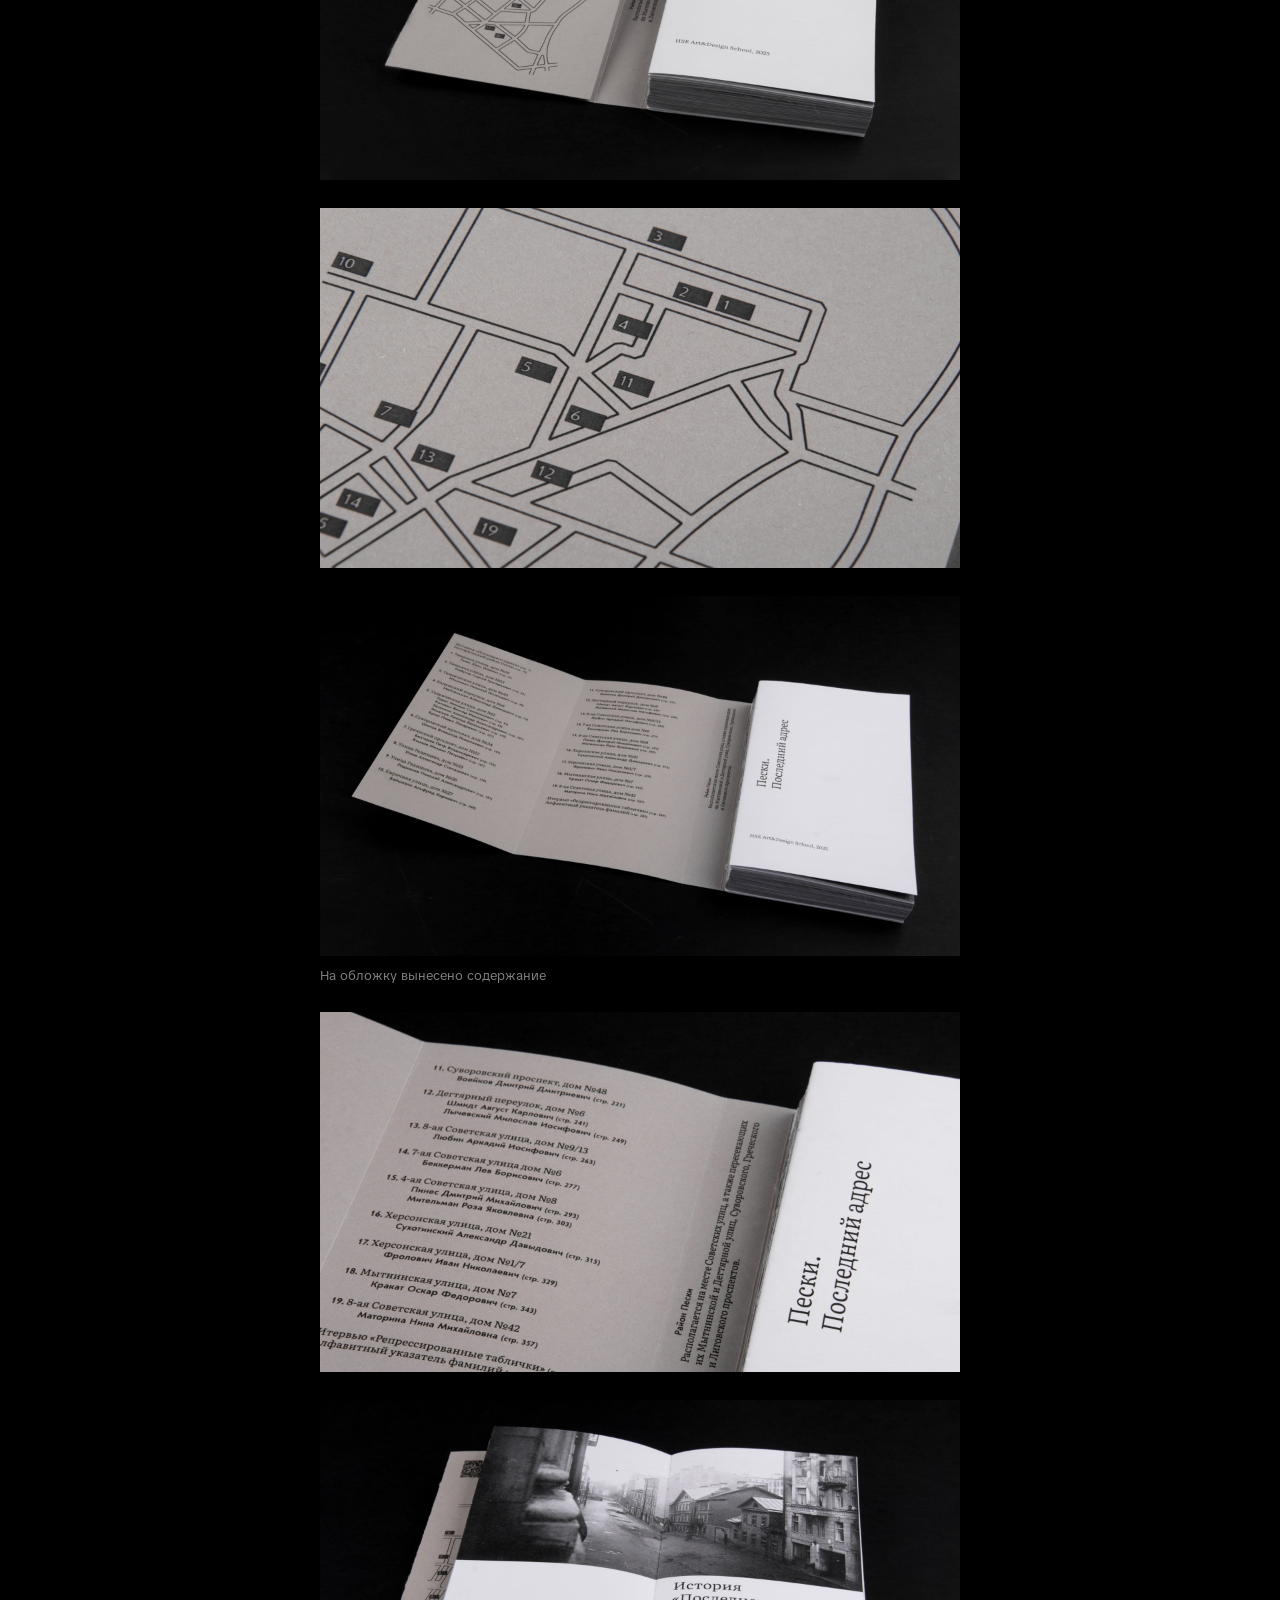
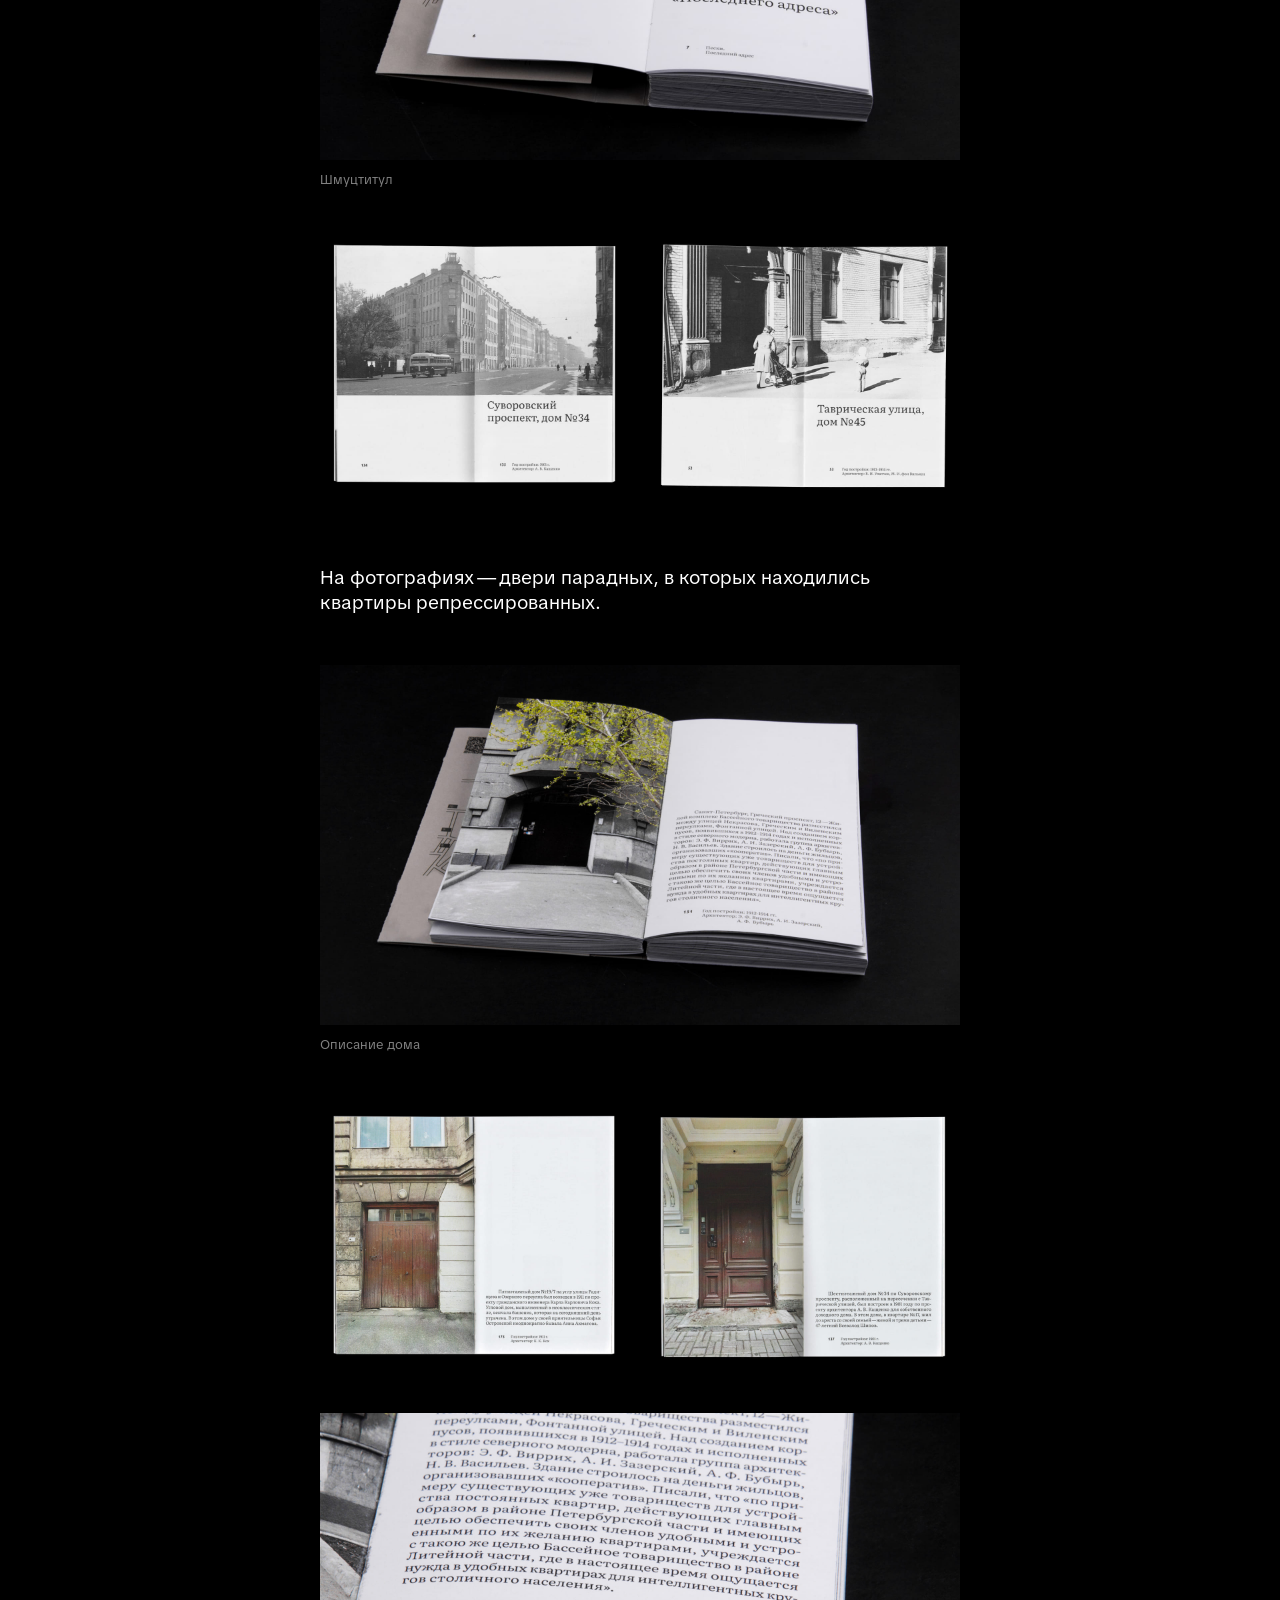
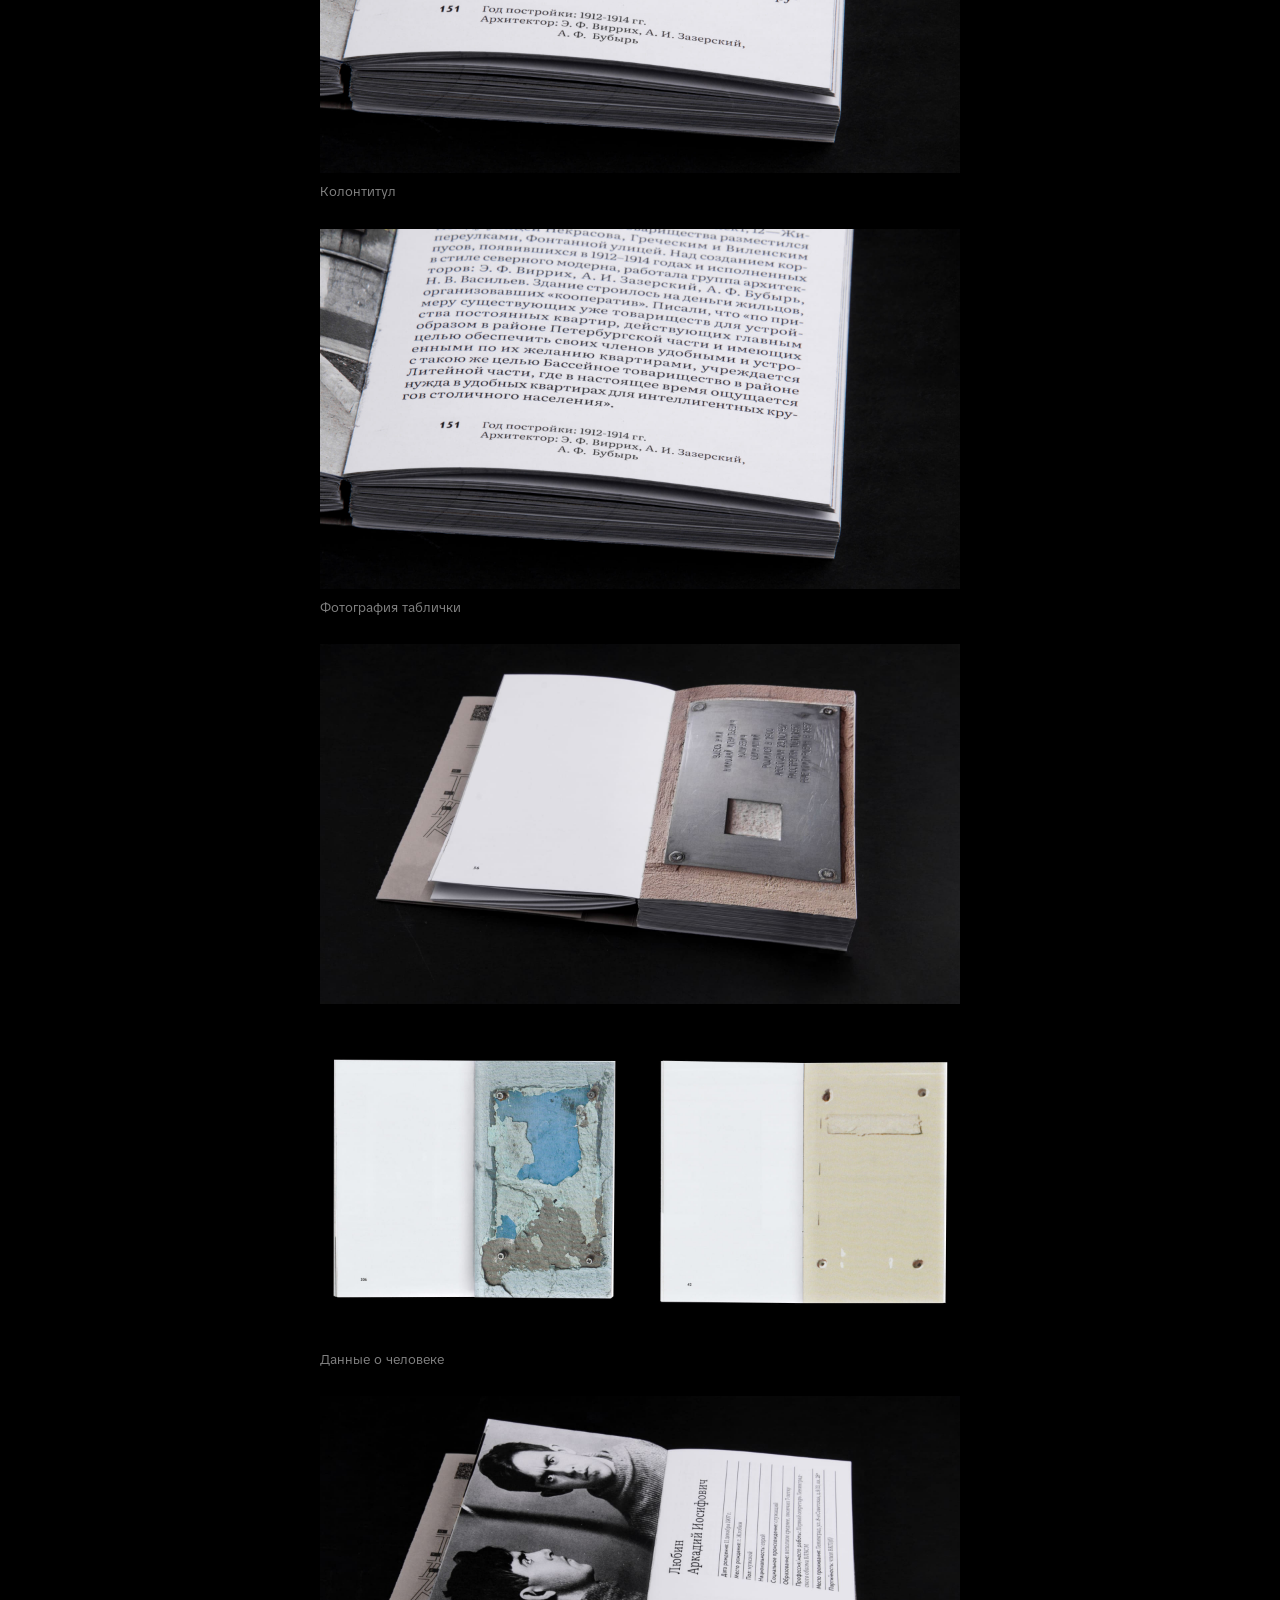
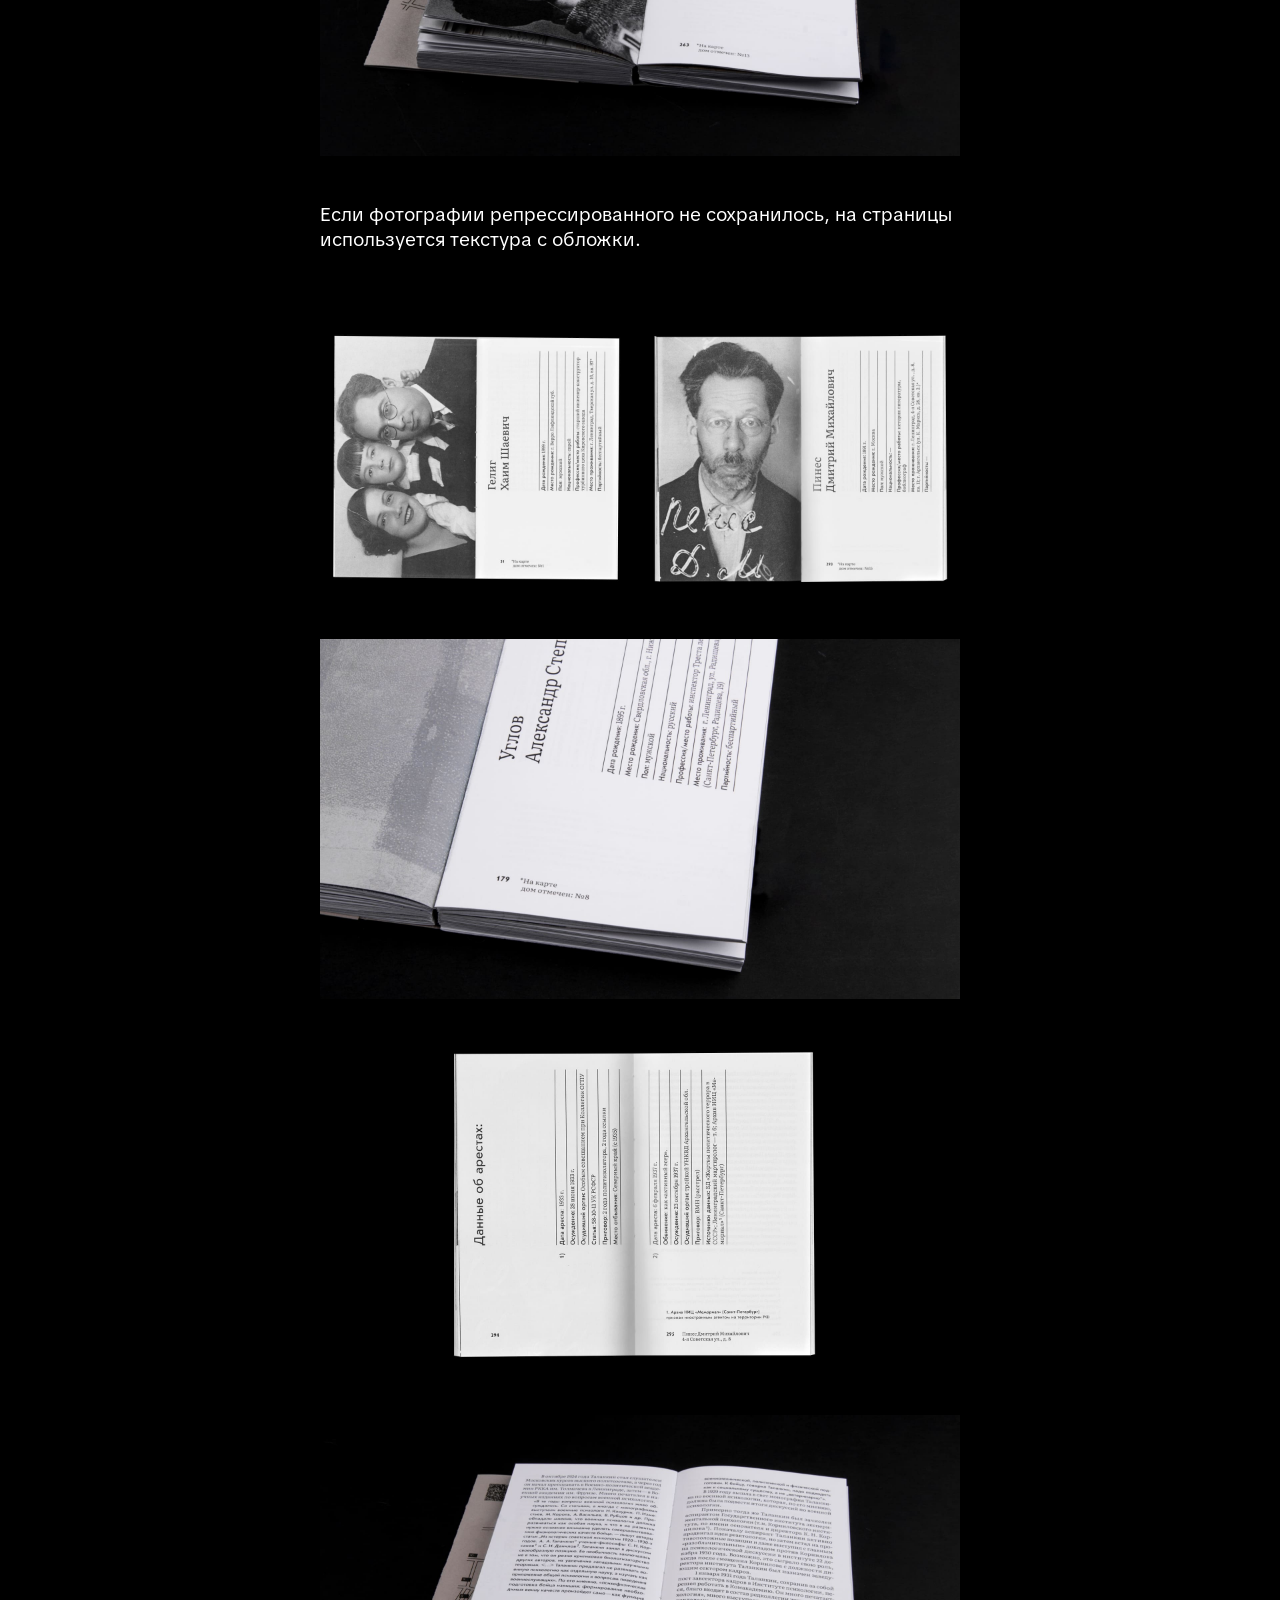
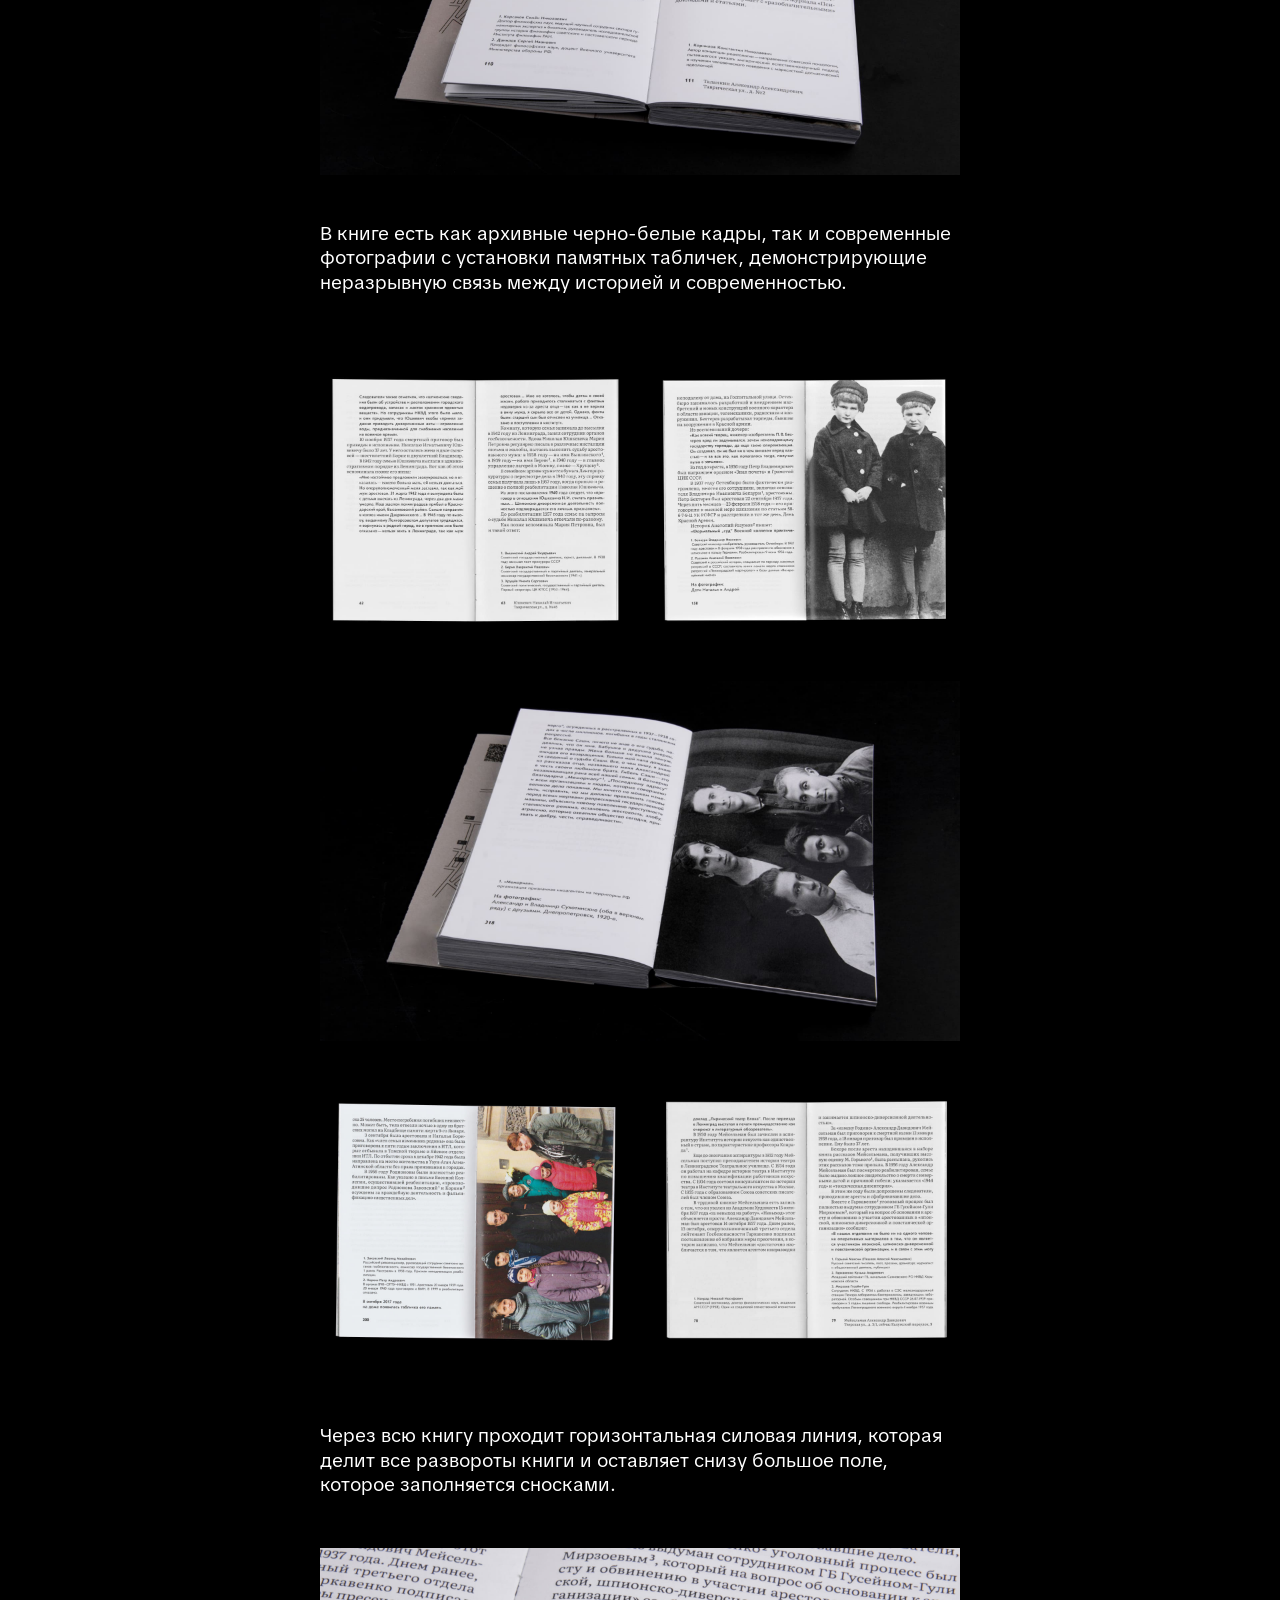
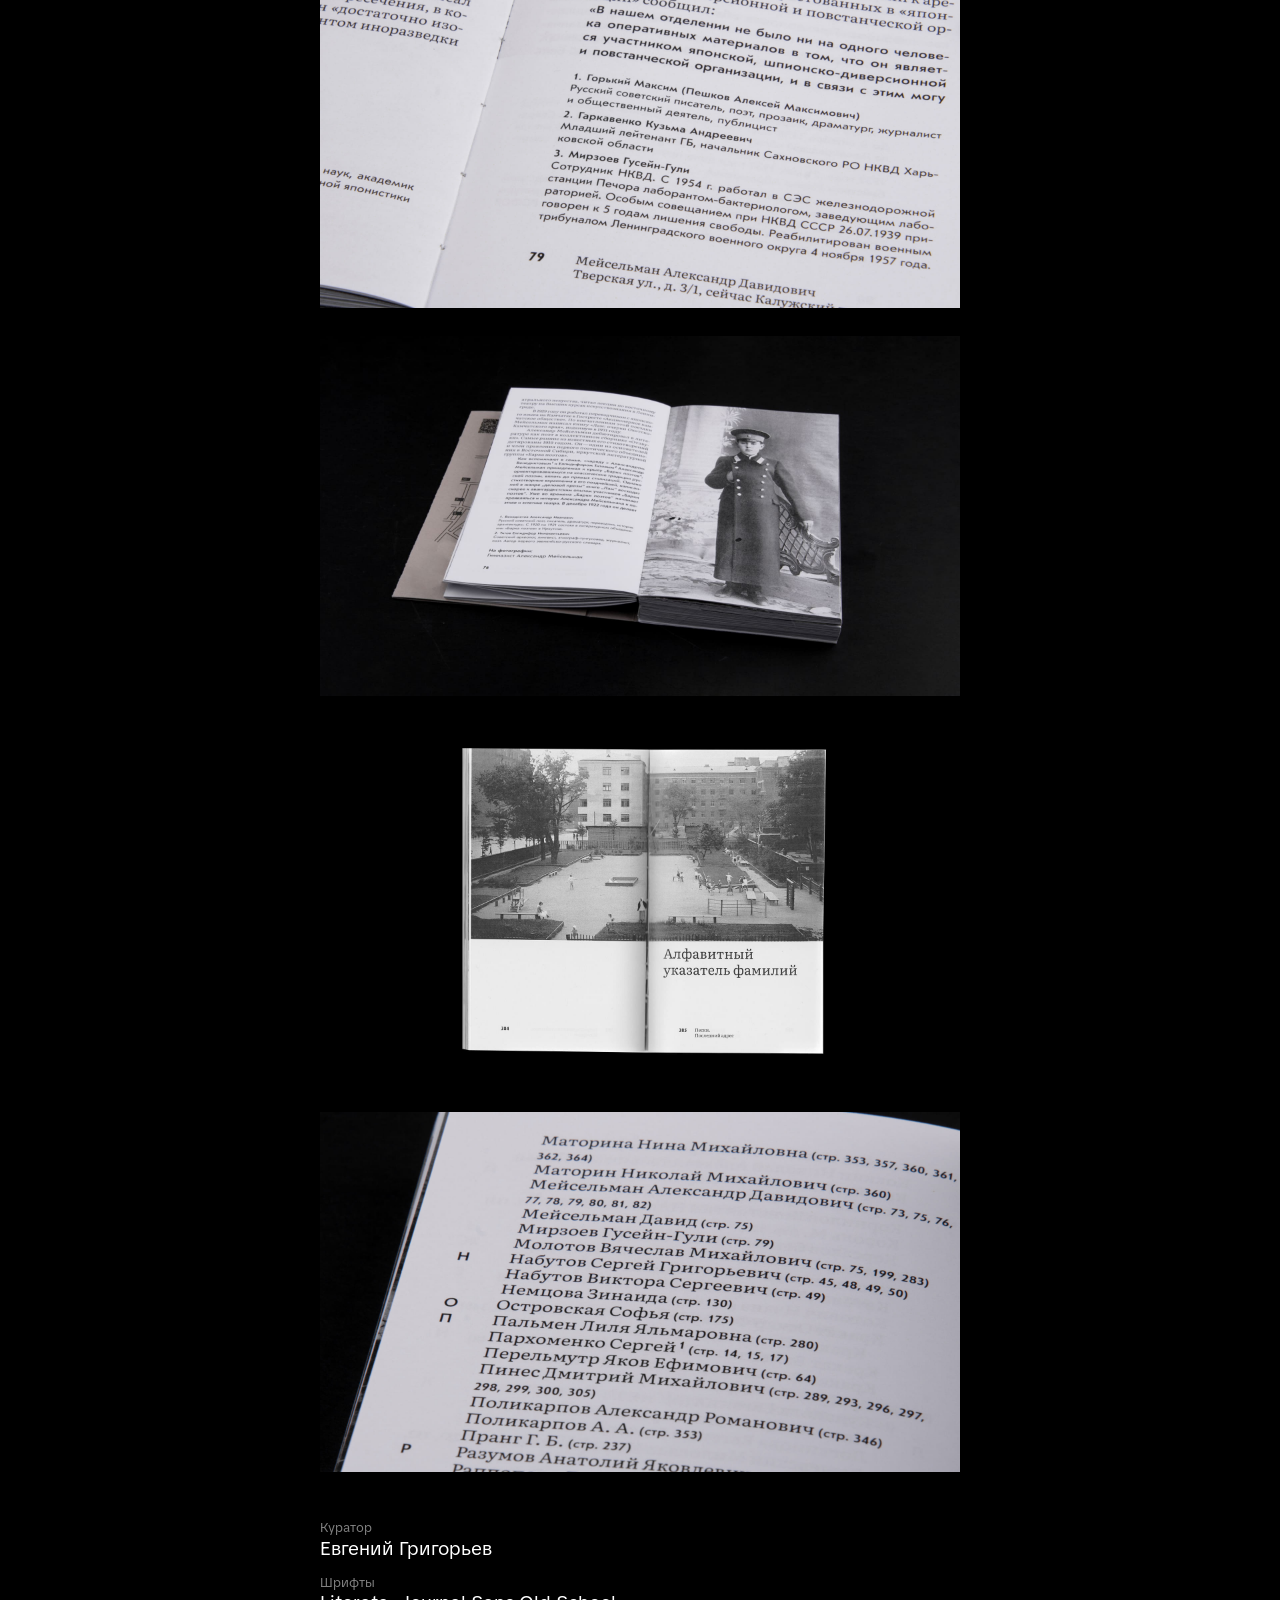
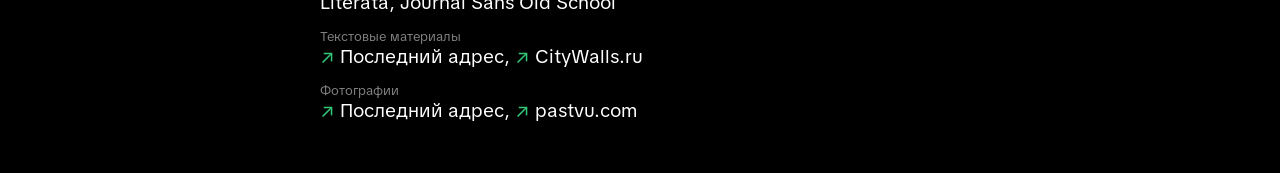
<file: peski-posledniy-adress.html>
<!DOCTYPE html>
<html lang="ru">
<head>
    <meta charset="UTF-8">
    <meta name="viewport" content="width=device-width, initial-scale=1.0">
    <title>Книга «Пески. Последний адрес»</title>
    <link rel="stylesheet" href="style.css"/>

    <!-- вставить фавикон -->
    <link rel="icon" href="images/favicon.svg"/>
</head>

<body class="dark-theme">

    <div class="vertical-space M"></div>

    <div class="wrapper">
        <h2><span><a href="index.html#peski-posledniy-adress" class="arrow">←</a></span> Книга «Пески. Последний адрес»</h2>
    </div>

    <div class="vertical-space M"></div>

    <div class=" wrapper">
        <figure>
            <img src="images/peski/peski_1.jpg">
        </figure>
    </div>

    <div class="vertical-space M"></div>

    <div class="wrapper">
        <h1>«Последний адрес»&#8201;—&#8201;масштабный общественный мемориальный проект, призванный увековечить память о&#160;невинных людях, погибших в&#160;результате политических репрессий, совершённых советской властью.</h1>
    </div>

    <div class="vertical-space M"></div>

    <div class=" wrapper">
        <figure>
            <img src="images/peski/peski_2.jpg">
            <figcaption>190×112 мм&#8201;—&#8201;размер таблички Последнего адреса</figcaption>
        </figure>
    </div>

    <div class="vertical-space M"></div>

    <div class="wrapper">
        <h1>Исторический район Пески в Санкт-Петербурге располагается на&#160;месте Советских улиц, а&#160;также пересекающих их Мытнинской и&#160;Дегтярной улиц, Суворовского, Греческого и&#160;Лиговского проспектов. Эта книга&#8201;—&#8201;личный интерес в&#160;жизнях и&#160;судьбах репрессированных людей в&#160;родном районе.</h1>
    </div>

    <div class="vertical-space M"></div>

    <div class=" wrapper">
        <figure>
            <img src="images/peski/peski_3.jpg">
        </figure>
    </div>

    <div class="vertical-space S"></div>

    <div class=" wrapper">
        <figure>
            <img src="images/peski/peski_4.jpg">
        </figure>
    </div>

    <div class="vertical-space S"></div>

    <div class=" wrapper">
        <figure>
            <img src="images/peski/peski_5.jpg">
            <figcaption>На обложку вынесено содержание</figcaption>
        </figure>
    </div>

    <div class="vertical-space S"></div>

    <div class=" wrapper">
        <figure>
            <img src="images/peski/peski_6.jpg">
        </figure>
    </div>

    <div class="vertical-space S"></div>

    <div class=" wrapper">
        <figure>
            <img src="images/peski/peski_7.jpg">
            <figcaption>Шмуцтитул</figcaption>
        </figure>
    </div>

    <div class="vertical-space S"></div>

    <div class=" wrapper">
        <figure>
            <img src="images/peski/peski_8.jpg">
        </figure>
    </div>

    <div class="vertical-space M"></div>

    <div class="wrapper">
        <h1>На фотографиях&#8201;—&#8201;двери парадных, в&#160;которых находились квартиры репрессированных.</h1>
    </div>

    <div class="vertical-space M"></div>

    <div class=" wrapper">
        <figure>
            <img src="images/peski/peski_9.jpg">
            <figcaption>Описание дома</figcaption>
        </figure>
    </div>

    <div class="vertical-space S"></div>

    <div class=" wrapper">
        <figure>
            <img src="images/peski/peski_10.jpg">
        </figure>
    </div>

    <div class="vertical-space S"></div>

    <div class=" wrapper">
        <figure>
            <img src="images/peski/peski_11.jpg">
            <figcaption>Колонтитул</figcaption>
        </figure>
    </div>

    <div class="vertical-space S"></div>

    <div class=" wrapper">
        <figure>
            <img src="images/peski/peski_11.jpg">
            <figcaption>Фотография таблички</figcaption>
        </figure>
    </div>

    <div class="vertical-space S"></div>

    <div class=" wrapper">
        <figure>
            <img src="images/peski/peski_12.jpg">
        </figure>
    </div>

    <div class="vertical-space S"></div>

    <div class=" wrapper">
        <figure>
            <img src="images/peski/peski_13.jpg">
            <figcaption>Данные о человеке</figcaption>
        </figure>
    </div>

    <div class="vertical-space S"></div>

    <div class=" wrapper">
        <figure>
            <img src="images/peski/peski_14.jpg">
        </figure>
    </div>

    <div class="vertical-space M"></div>

    <div class="wrapper">
        <h1>Если фотографии репрессированного не&#160;сохранилось, на&#160;страницы используется текстура с&#160;обложки.</h1>
    </div>

    <div class="vertical-space M"></div>

    <div class=" wrapper">
        <figure>
            <img src="images/peski/peski_15.jpg">
        </figure>
    </div>

    <div class="vertical-space S"></div>

    <div class=" wrapper">
        <figure>
            <img src="images/peski/peski_16.jpg">
        </figure>
    </div>

    <div class="vertical-space S"></div>

    <div class=" wrapper">
        <figure>
            <img src="images/peski/peski_17.jpg">
        </figure>
    </div>

    <div class="vertical-space S"></div>

    <div class=" wrapper">
        <figure>
            <img src="images/peski/peski_18.jpg">
        </figure>
    </div>

    <div class="vertical-space M"></div>

    <div class="wrapper">
        <h1>В книге есть как архивные черно-белые кадры, так и&#160;современные фотографии с&#160;установки памятных табличек, демонстрирующие неразрывную связь между историей и&#160;современностью.</h1>
    </div>

    <div class="vertical-space M"></div>

    <div class=" wrapper">
        <figure>
            <img src="images/peski/peski_19.jpg">
        </figure>
    </div>

    <div class="vertical-space S"></div>

    <div class=" wrapper">
        <figure>
            <img src="images/peski/peski_20.jpg">
        </figure>
    </div>

    <div class="vertical-space S"></div>

    <div class=" wrapper">
        <figure>
            <img src="images/peski/peski_21.jpg">
        </figure>
    </div>

    <div class="vertical-space M"></div>

    <div class="wrapper">
        <h1>Через всю книгу проходит горизонтальная силовая линия, которая делит все развороты книги и&#160;оставляет снизу большое поле, которое заполняется сносками.</h1>
    </div>

    <div class="vertical-space M"></div>

    <div class=" wrapper">
        <figure>
            <img src="images/peski/peski_22.jpg">
        </figure>
    </div>

    <div class="vertical-space S"></div>

    <div class=" wrapper">
        <figure>
            <img src="images/peski/peski_23.jpg">
        </figure>
    </div>

    <div class="vertical-space S"></div>

    <div class=" wrapper">
        <figure>
            <img src="images/peski/peski_24.jpg">
        </figure>
    </div>

    <div class="vertical-space S"></div>

    <div class=" wrapper">
        <figure>
            <img src="images/peski/peski_25.jpg">
        </figure>
    </div>

    <div class="vertical-space M"></div>


    <div class="wrapper">
        <p class="long-caption">Куратор</p>
        <h1>Евгений Григорьев</h1>

        <p class="long-caption">Шрифты</p>
        <h1>Literata, Journal Sans Old School</h1>
        
        <p class="long-caption">Текстовые материалы</p>
        <h1><a href="https://www.poslednyadres.ru/" target="_blank"><span class="arrow">↗</span>&#160;Последний адрес</a>, <a href="https://www.citywalls.ru/" target="_blank"><span class="arrow">↗</span>&#160;CityWalls.ru</a></h1>

        <p class="long-caption">Фотографии</p>
        <h1><a href="https://www.poslednyadres.ru/" target="_blank"><span class="arrow">↗</span>&#160;Последний адрес</a>, <a href="https://pastvu.com/ps?f=r!1" target="_blank"><span class="arrow">↗</span>&#160;pastvu.com</a></h1>
   </div> 

   
    <div class="vertical-space M"></div>
    
</body>
</file>
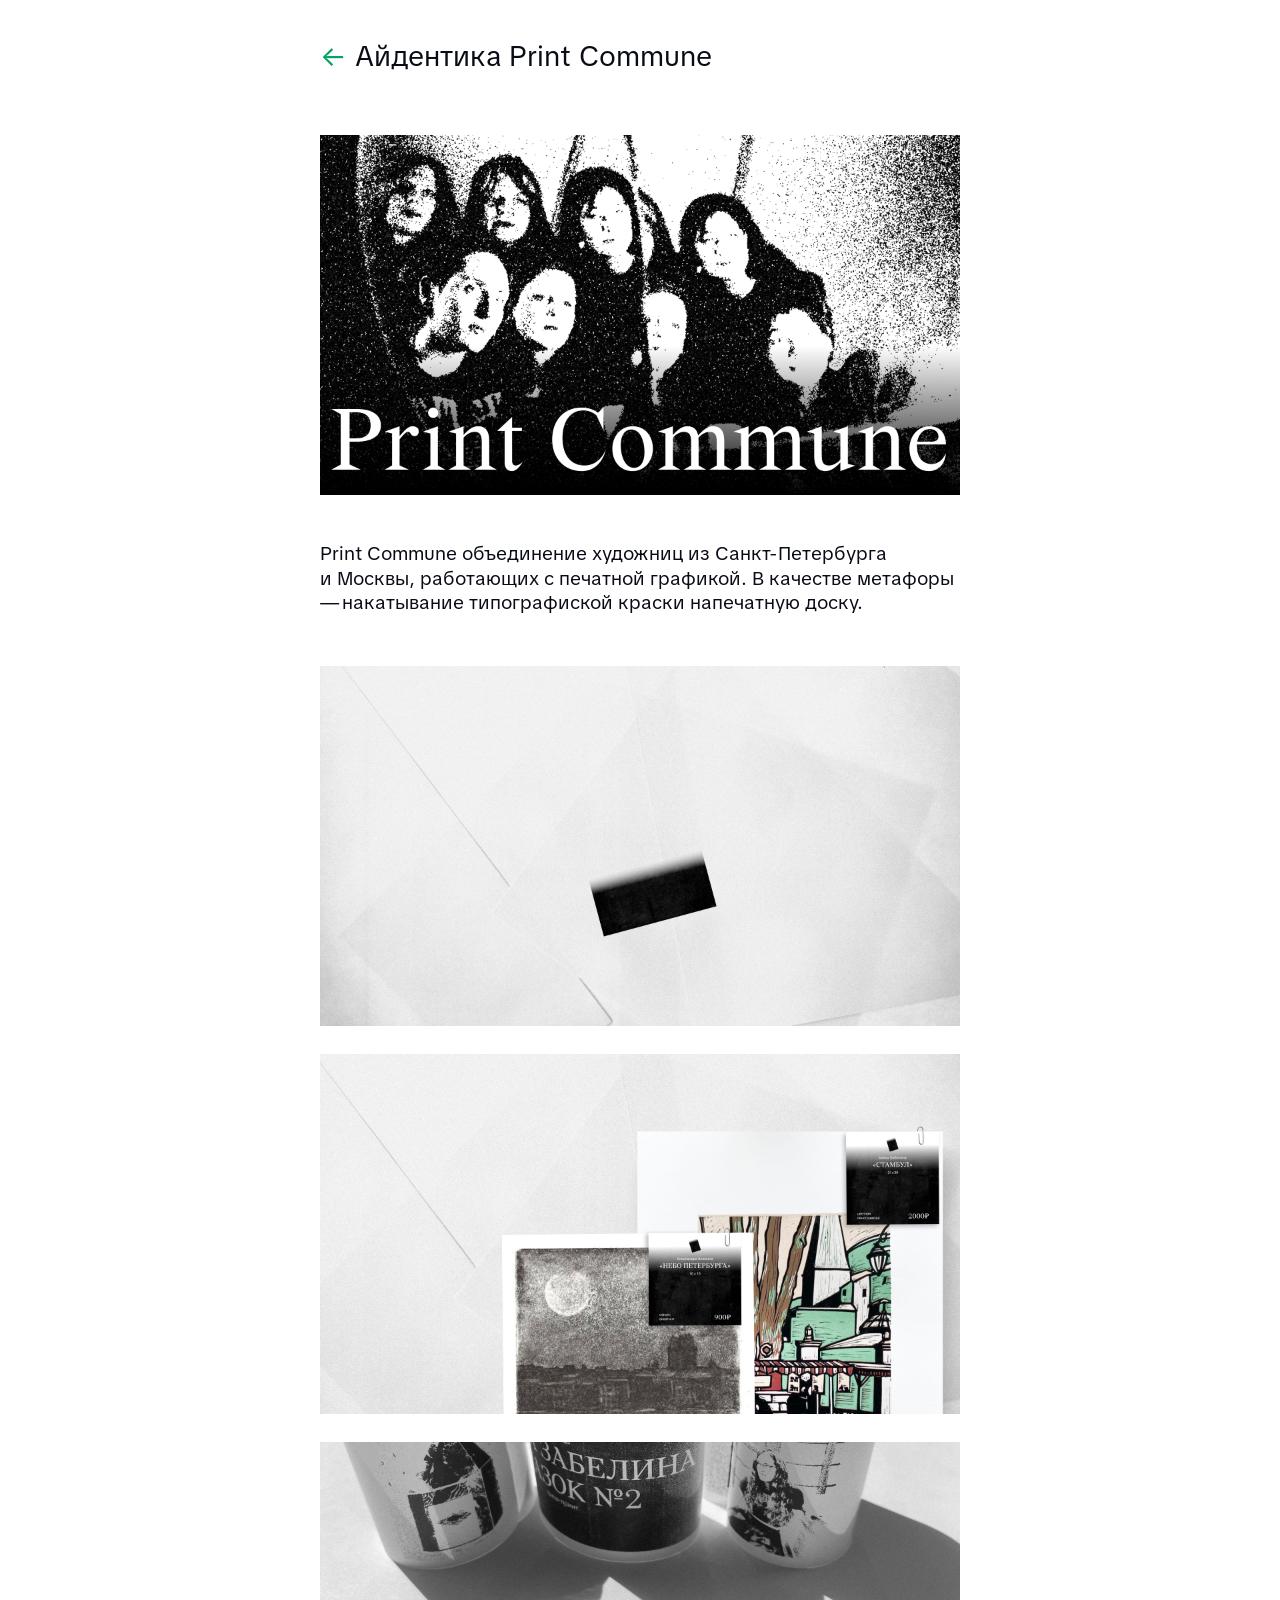
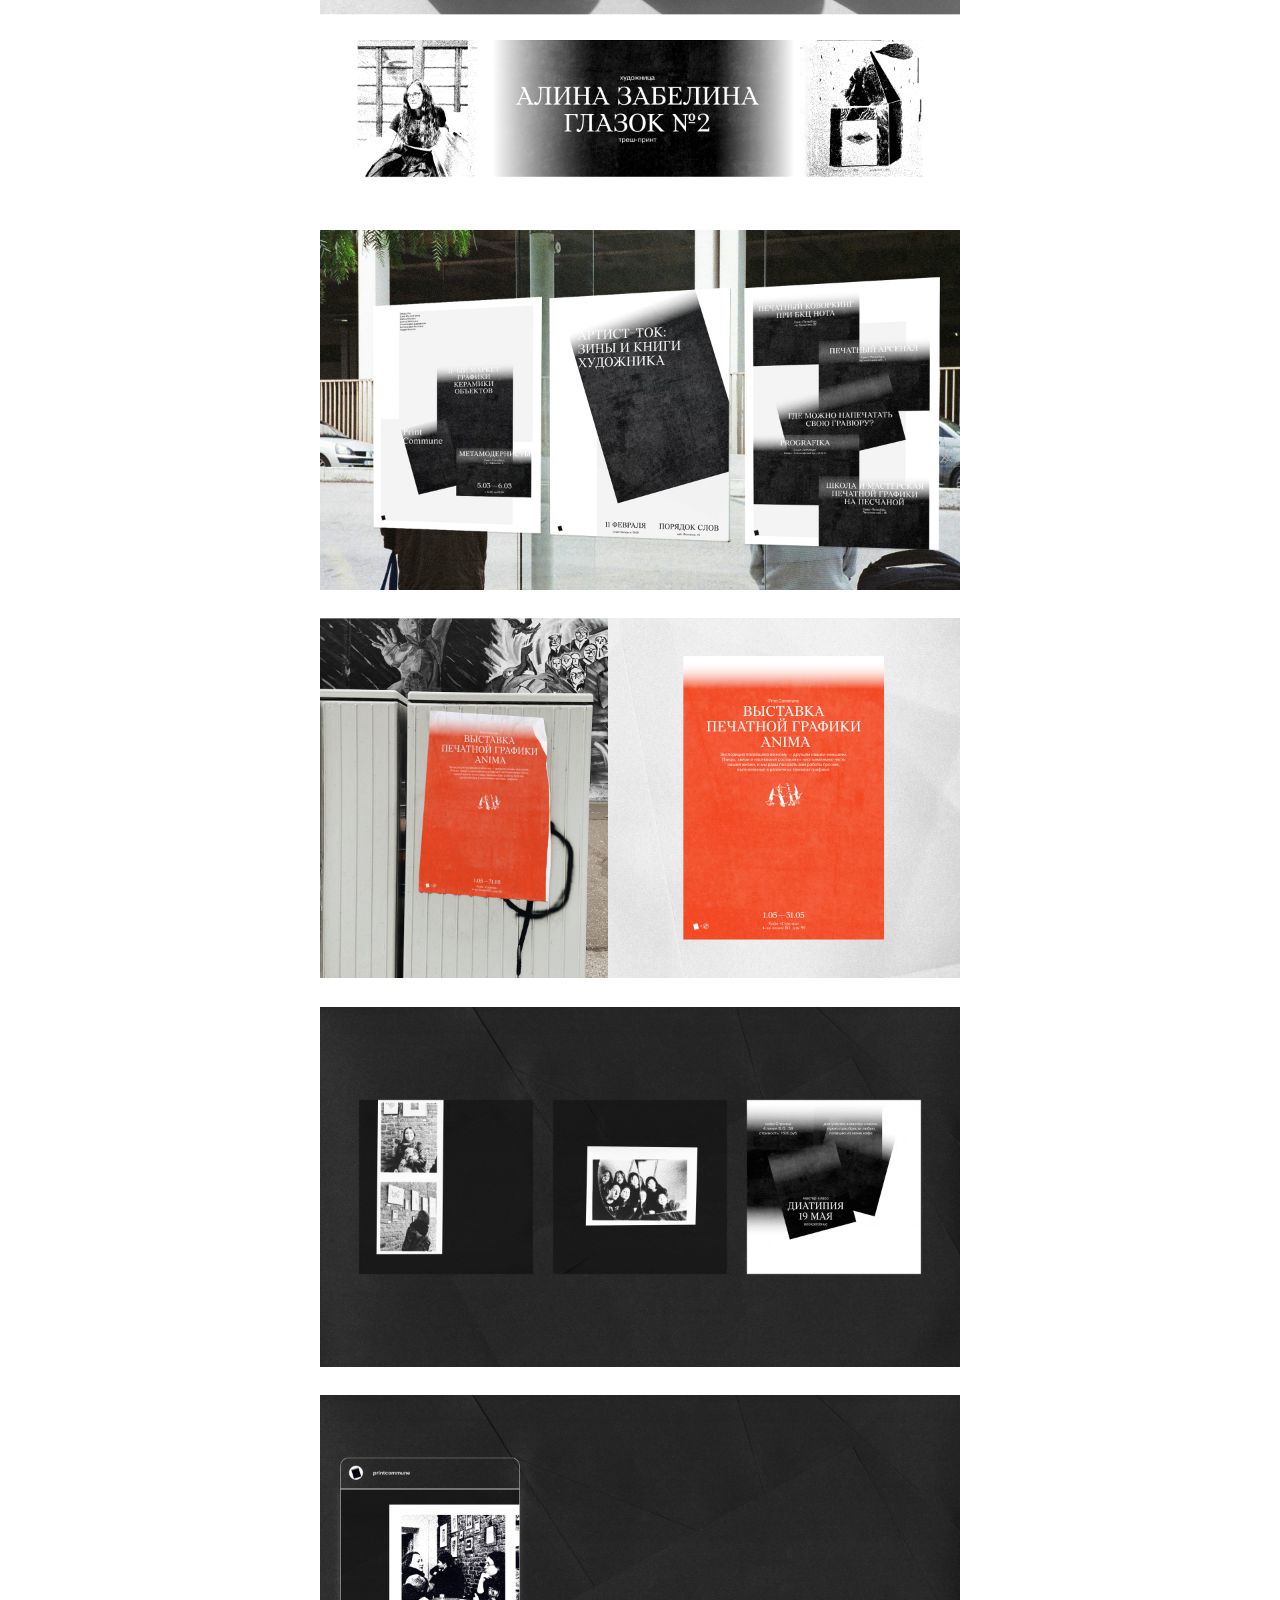
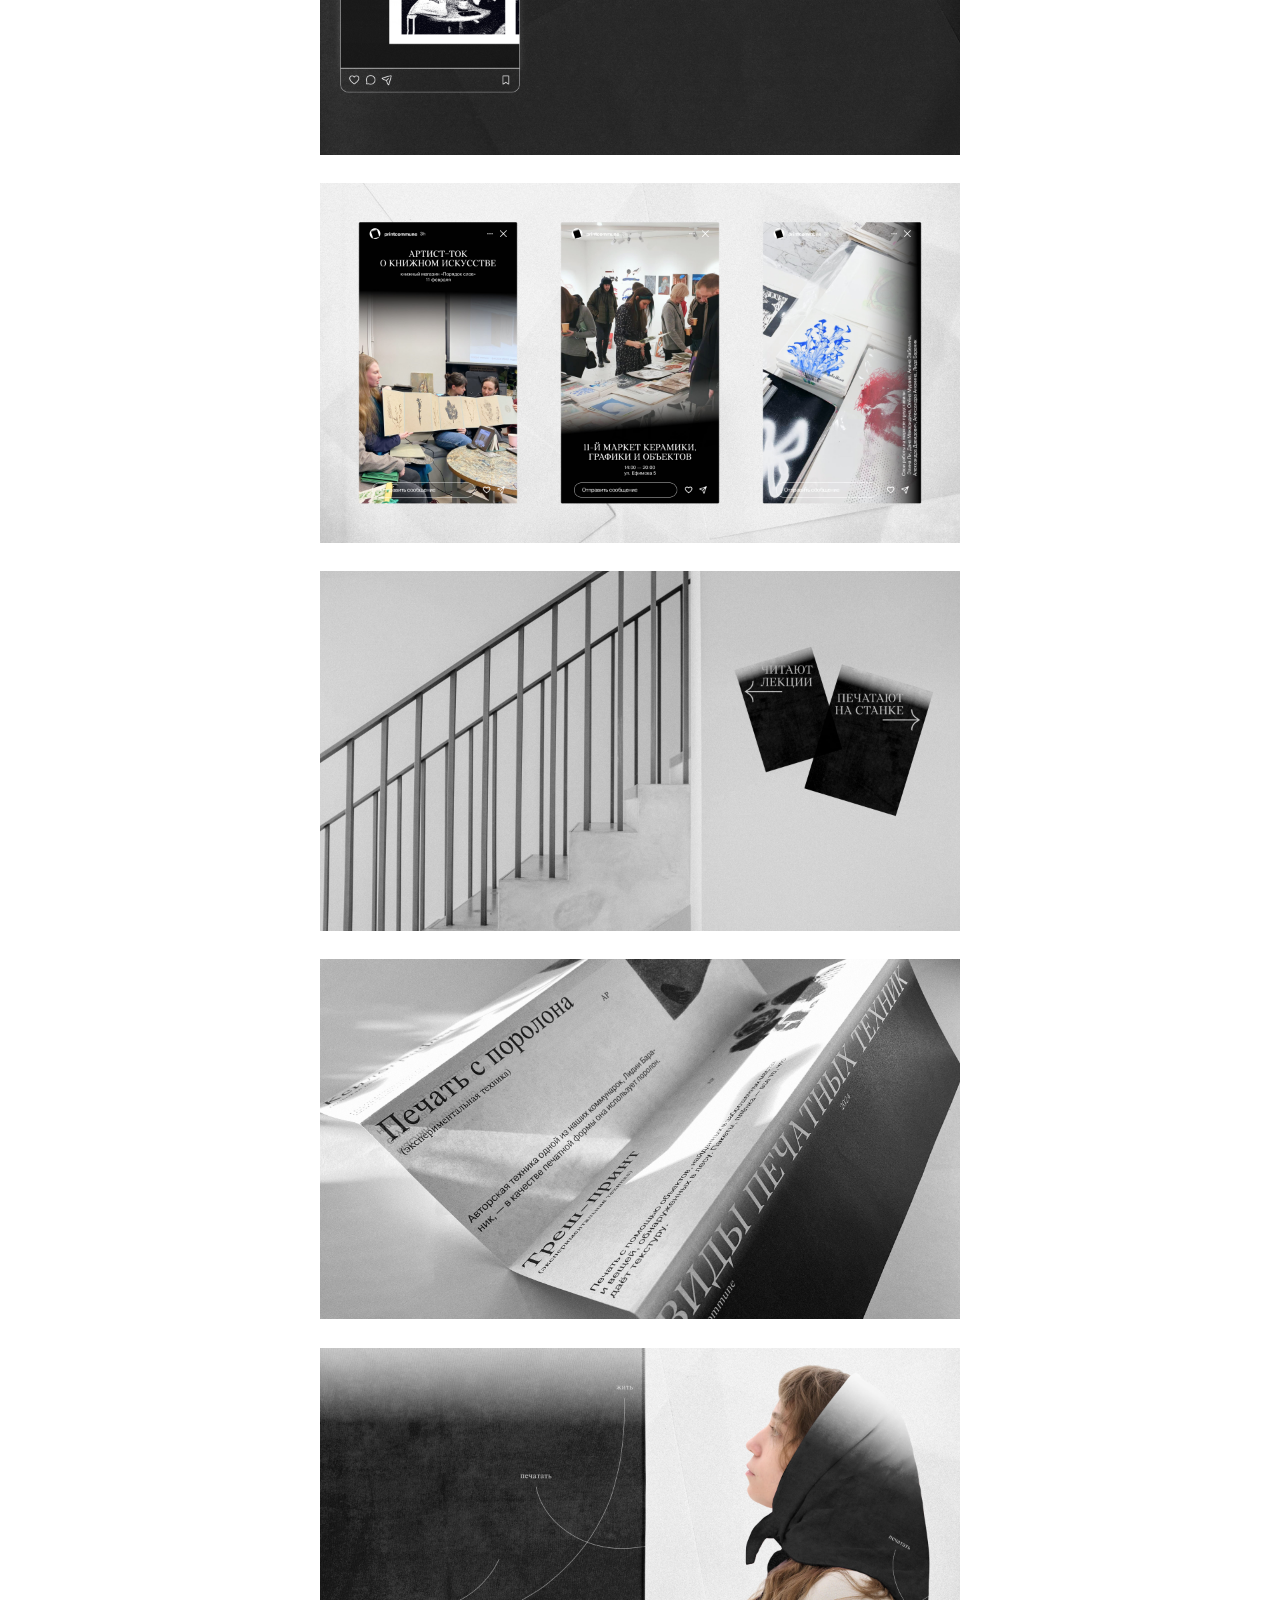
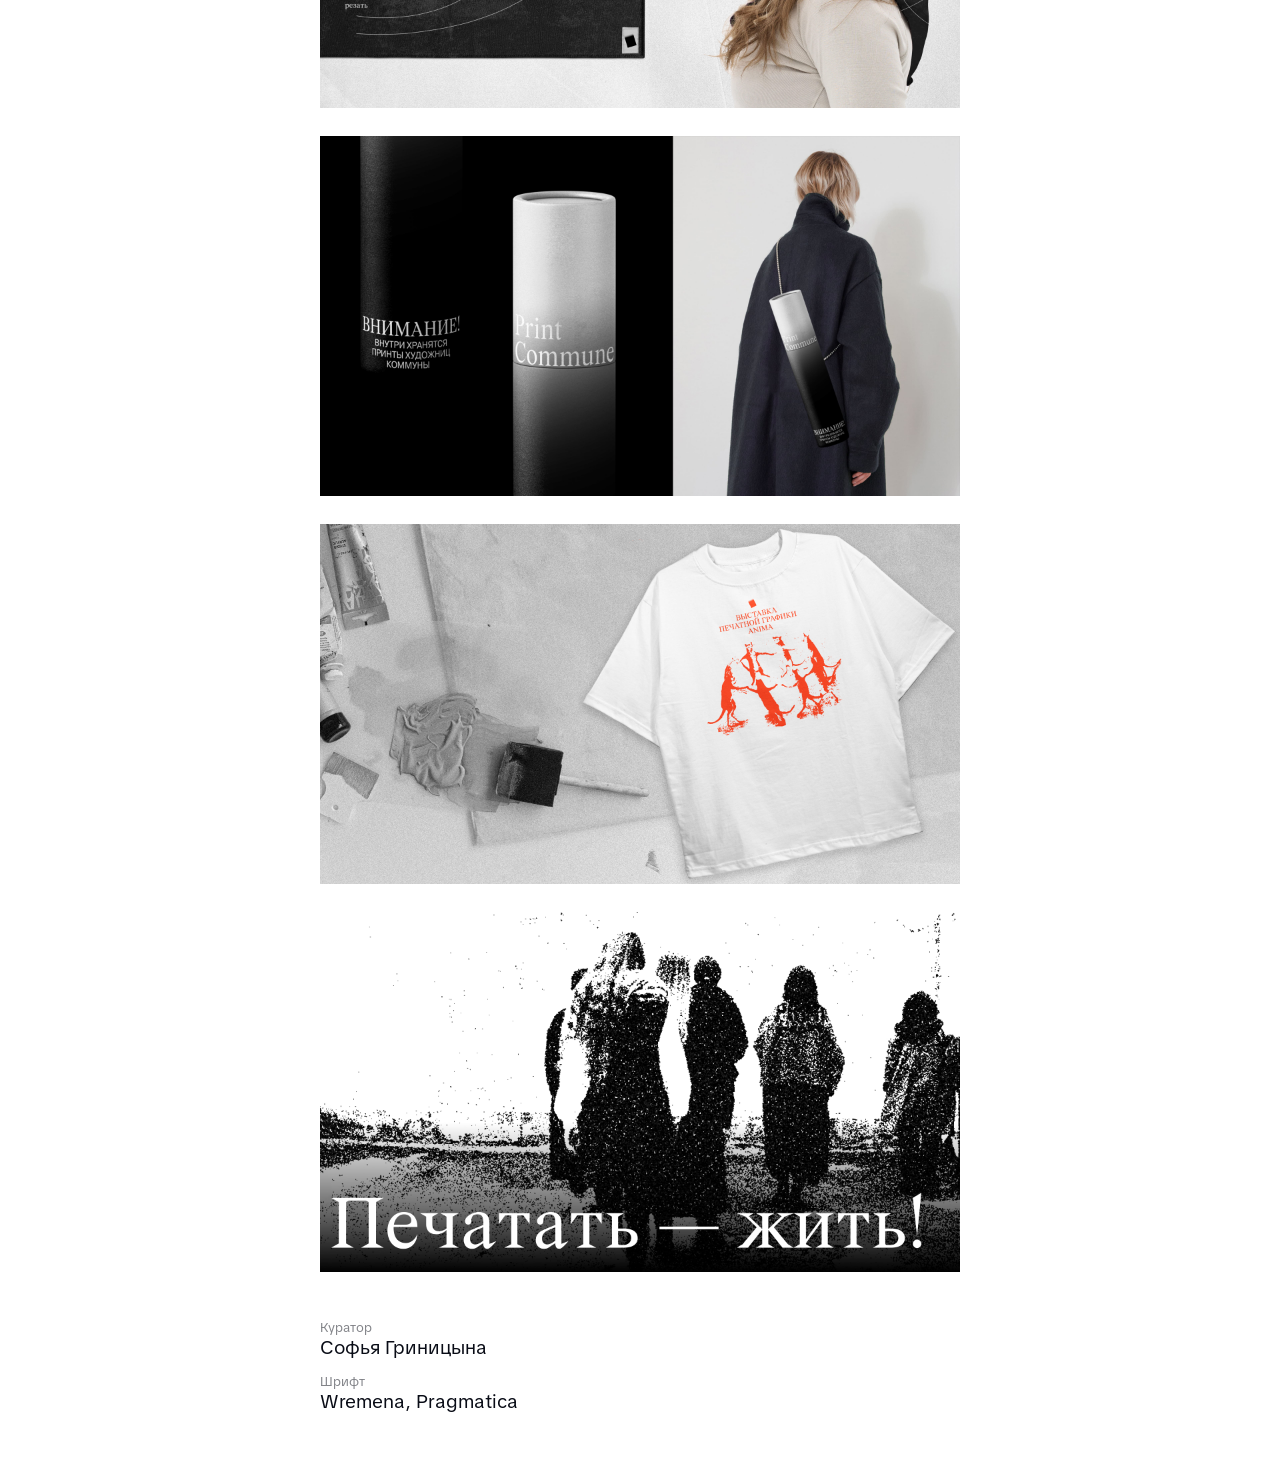
<file: print-communa.html>
<!DOCTYPE html>
<html lang="ru">
<head>
    <meta charset="UTF-8">
    <meta name="viewport" content="width=device-width, initial-scale=1.0">
    <title>Айдентика Print Commune</title>
    <link rel="stylesheet" href="style.css"/>

    <!-- вставить фавикон -->
    <link rel="icon" href="images/favicon.svg"/>
</head>

<body>

    <div class="vertical-space M"></div>

    <div class="wrapper">
        <h2><span><a href="index.html#print-communa" class="arrow">←</a></span> Айдентика Print Commune</h2>
    </div>

    <div class="vertical-space M"></div>

    <div class=" wrapper">
        <figure>
            <img src="images/print/print_1.jpg">
        </figure>
    </div>

    <div class="vertical-space M"></div>

    <div class="wrapper">
        <h1>Print Commune объединение художниц из&#160;Санкт-Петербурга и&#160;Москвы, работающих с&#160;печатной графикой. В&#160;качестве метафоры&#8201;—&#8201;накатывание типографиской краски напечатную доску.</h1>
    </div>

    <div class="vertical-space M"></div>

    <div class=" wrapper">
        <figure>
            <img src="images/print/print_2.gif">
        </figure>
    </div>

    <div class="vertical-space S"></div>

    <div class=" wrapper">
        <figure>
            <img src="images/print/print_3.jpg">
        </figure>
    </div>

    <div class="vertical-space S"></div>

    <div class=" wrapper">
        <figure>
            <img src="images/print/print_4.jpg">
        </figure>
    </div>

    <div class="vertical-space S"></div>

    <div class=" wrapper">
        <figure>
            <img src="images/print/print_5.jpg">
        </figure>
    </div>

    <div class="vertical-space S"></div>

    <div class=" wrapper">
        <figure>
            <img src="images/print/print_6.jpg">
        </figure>
    </div>

    <div class="vertical-space S"></div>

    <div class=" wrapper">
        <figure>
            <img src="images/print/print_7.gif">
        </figure>
    </div>

    <div class="vertical-space S"></div>

    <div class=" wrapper">
        <figure>
            <img src="images/print/print_8.gif">
        </figure>
    </div>

    <div class="vertical-space S"></div>

    <div class=" wrapper">
        <figure>
            <img src="images/print/print_9.jpg">
        </figure>
    </div>

    <div class="vertical-space S"></div>

    <div class=" wrapper">
        <figure>
            <img src="images/print/print_10.jpg">
        </figure>
    </div>

    <div class="vertical-space S"></div>

    <div class=" wrapper">
        <figure>
            <img src="images/print/print_11.jpg">
        </figure>
    </div>

    <div class="vertical-space S"></div>

    <div class=" wrapper">
        <figure>
            <img src="images/print/print_12.jpg">
        </figure>
    </div>

    <div class="vertical-space S"></div>

    <div class=" wrapper">
        <figure>
            <img src="images/print/print_13.jpg">
        </figure>
    </div>

    <div class="vertical-space S"></div>

    <div class=" wrapper">
        <figure>
            <img src="images/print/print_14.jpg">
        </figure>
    </div>

    <div class="vertical-space S"></div>

    <div class=" wrapper">
        <figure>
            <img src="images/print/print_15.jpg">
        </figure>
    </div>

    <div class="vertical-space M"></div>

    <div class="wrapper">
        <p class="long-caption">Куратор</p>
        <h1>Софья Гриницына</h1>

        <p class="long-caption">Шрифт</p>
        <h1>Wremena, Pragmatica</h1>
   </div> 

   
    <div class="vertical-space M"></div>


</body>
</file>
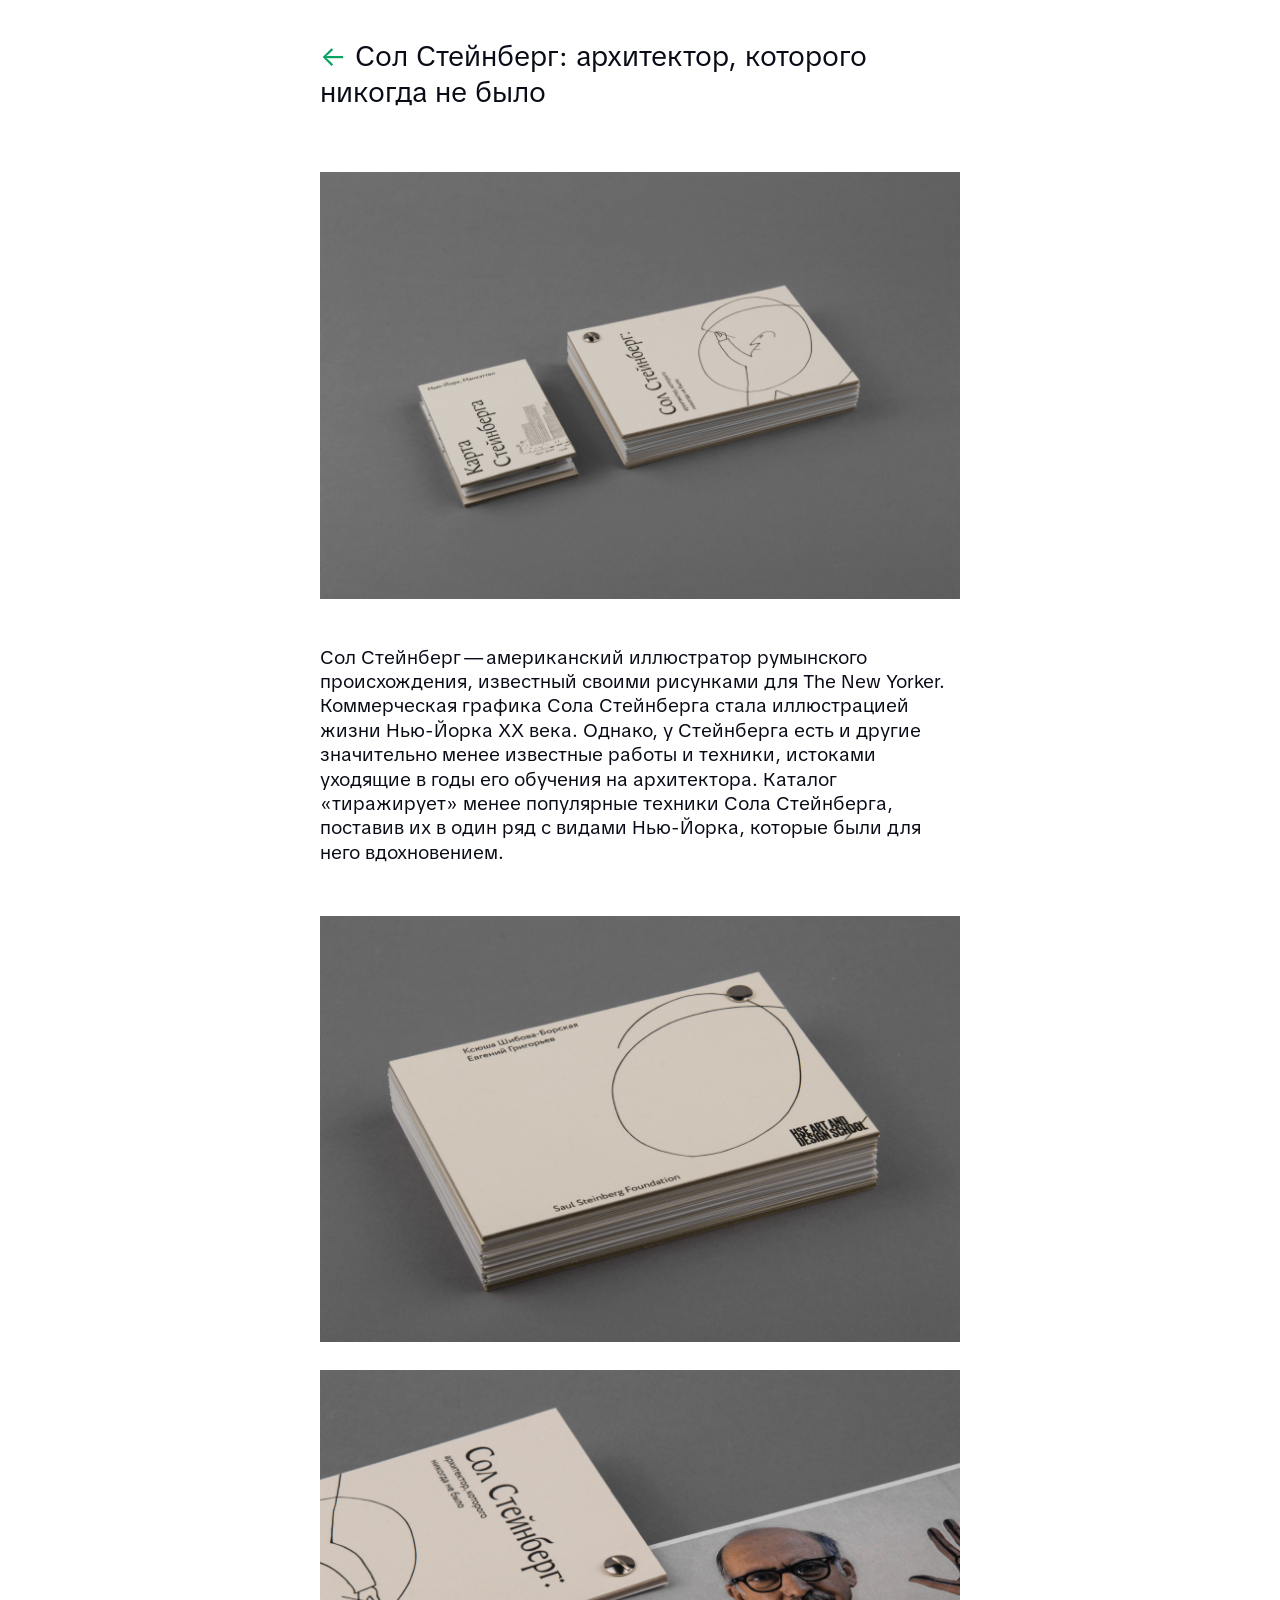
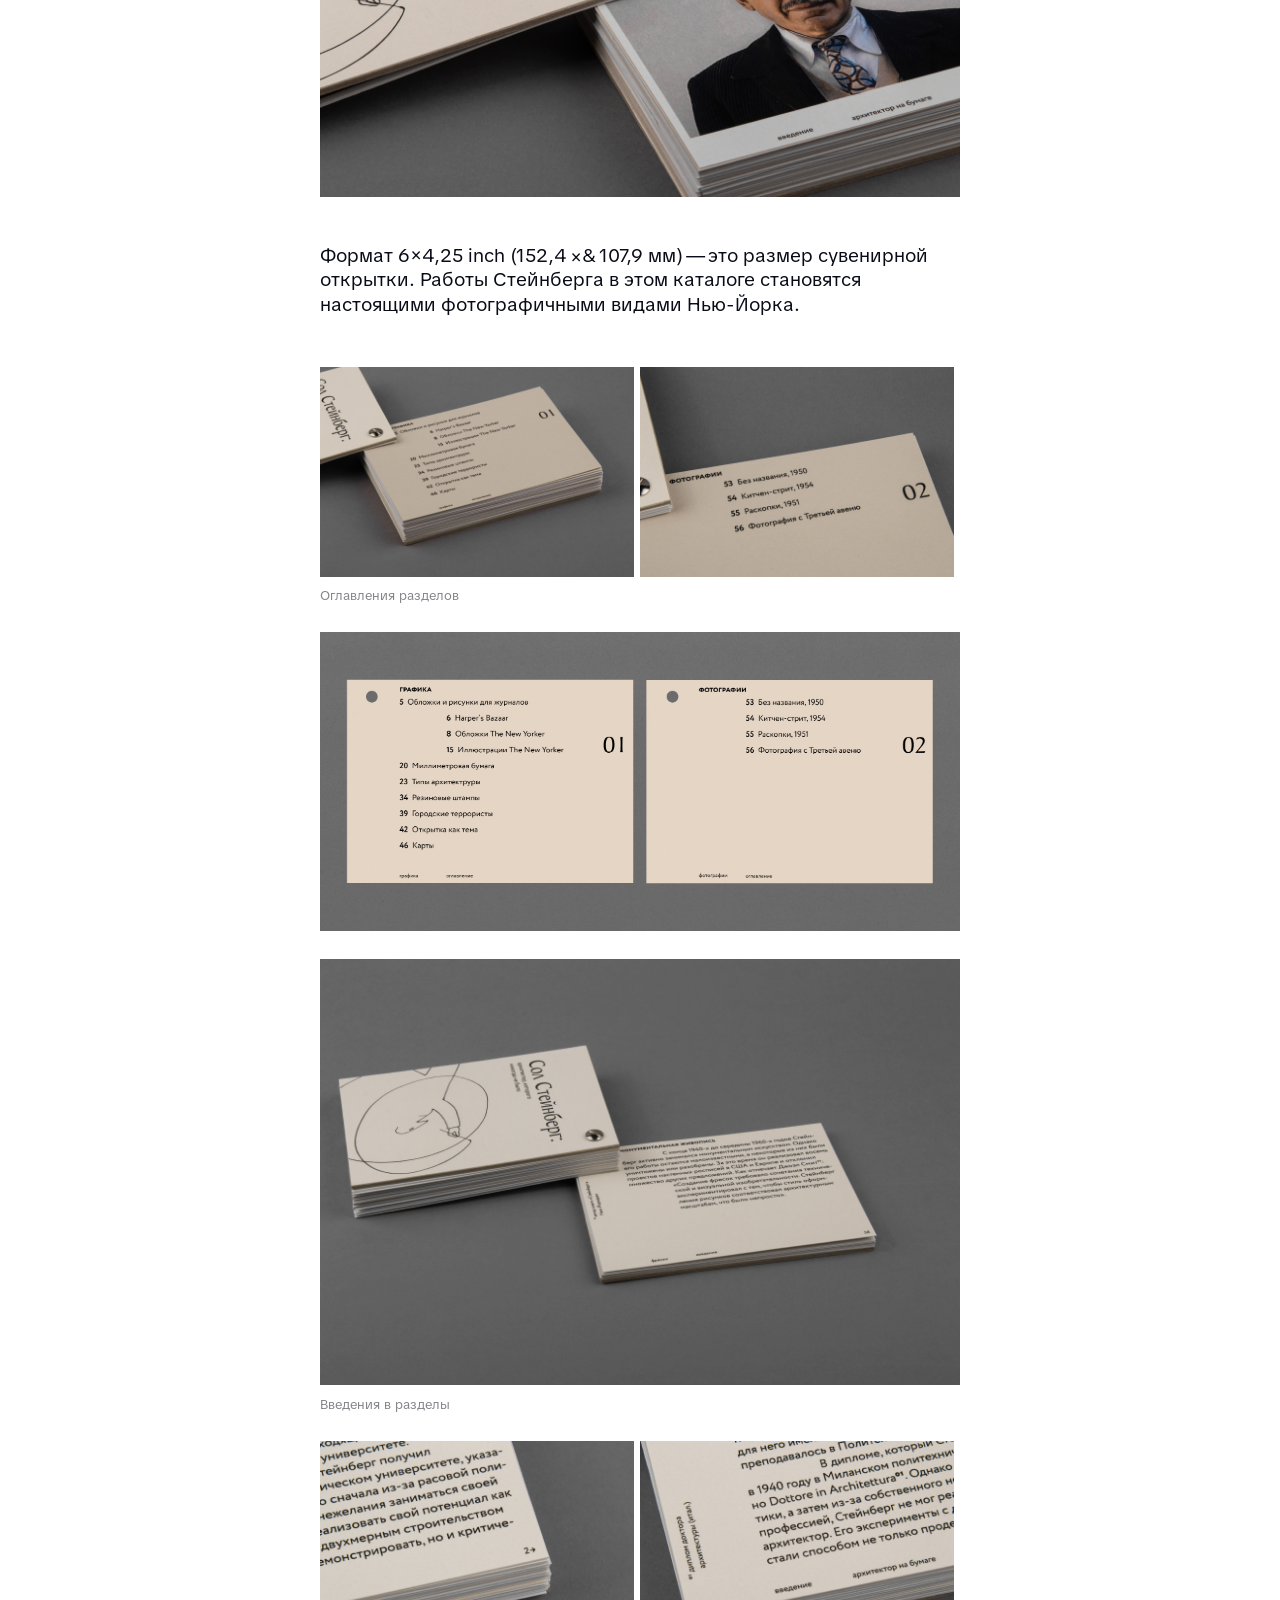
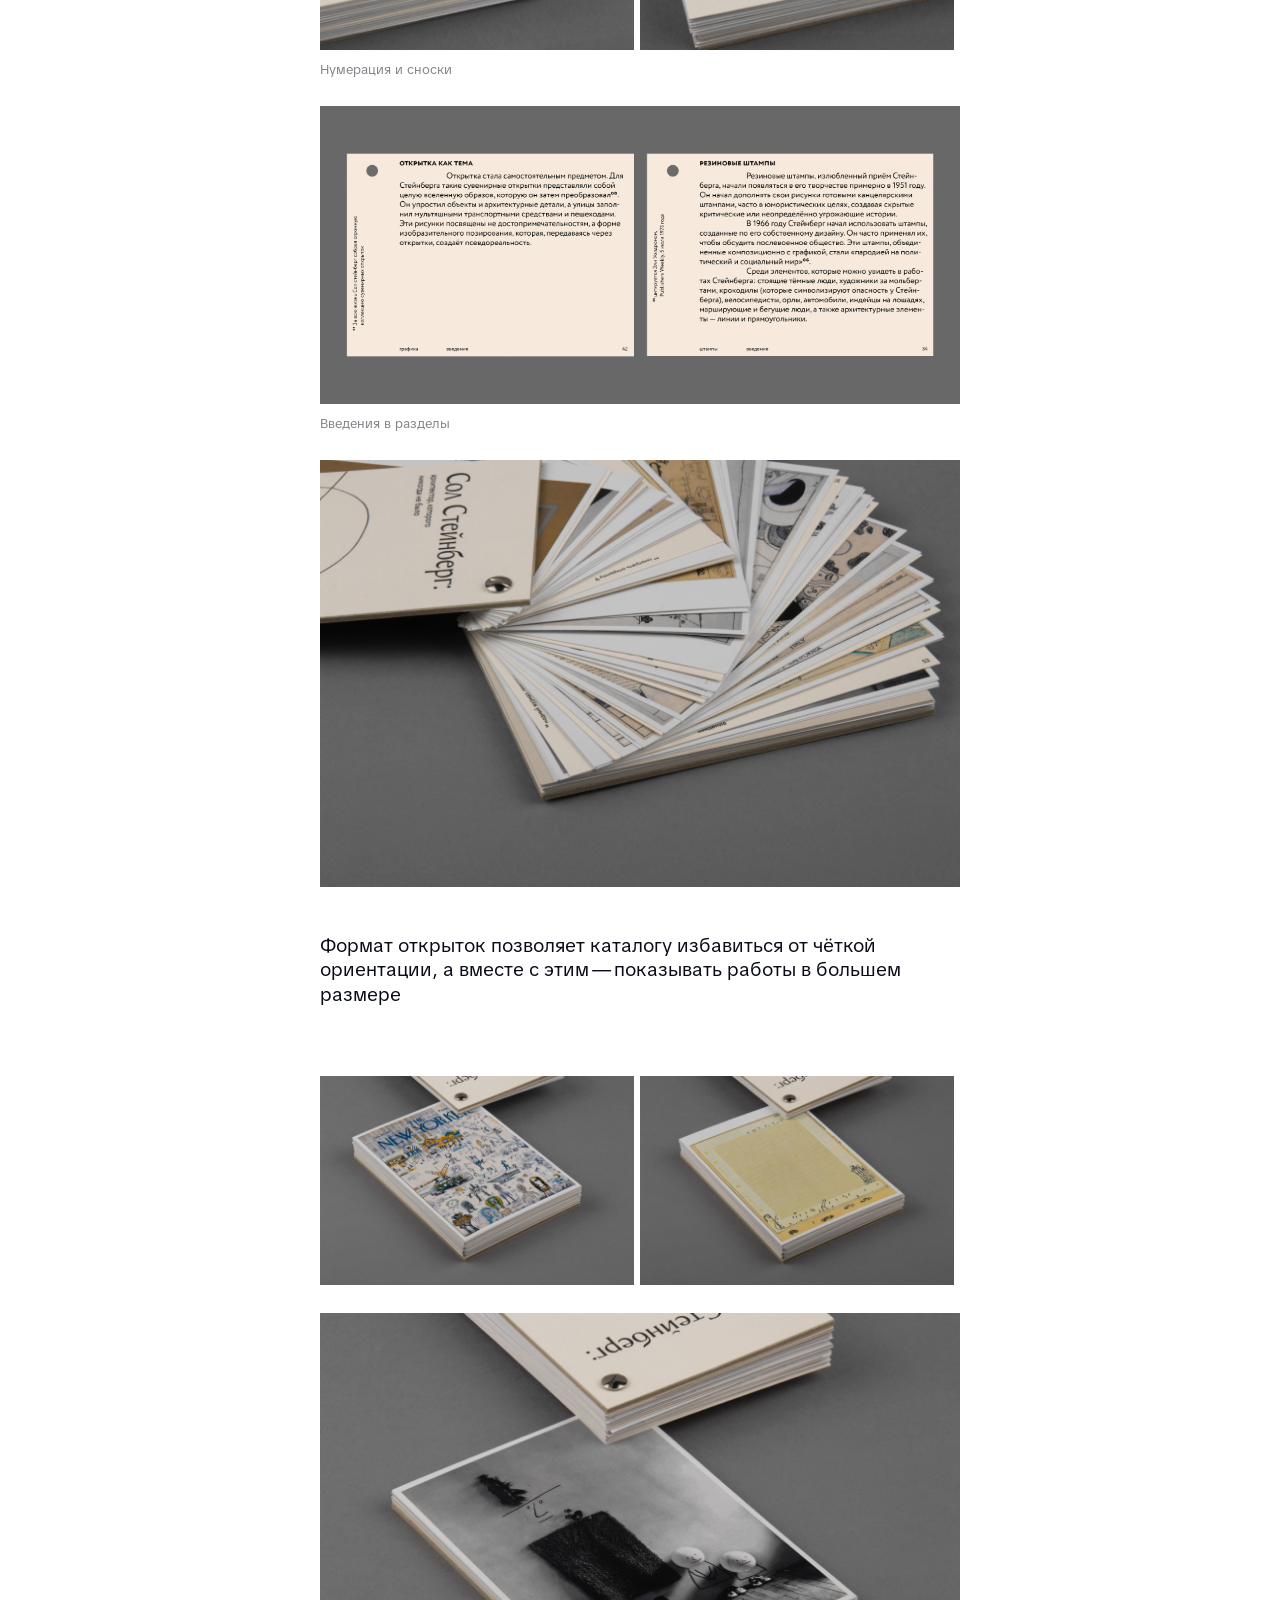
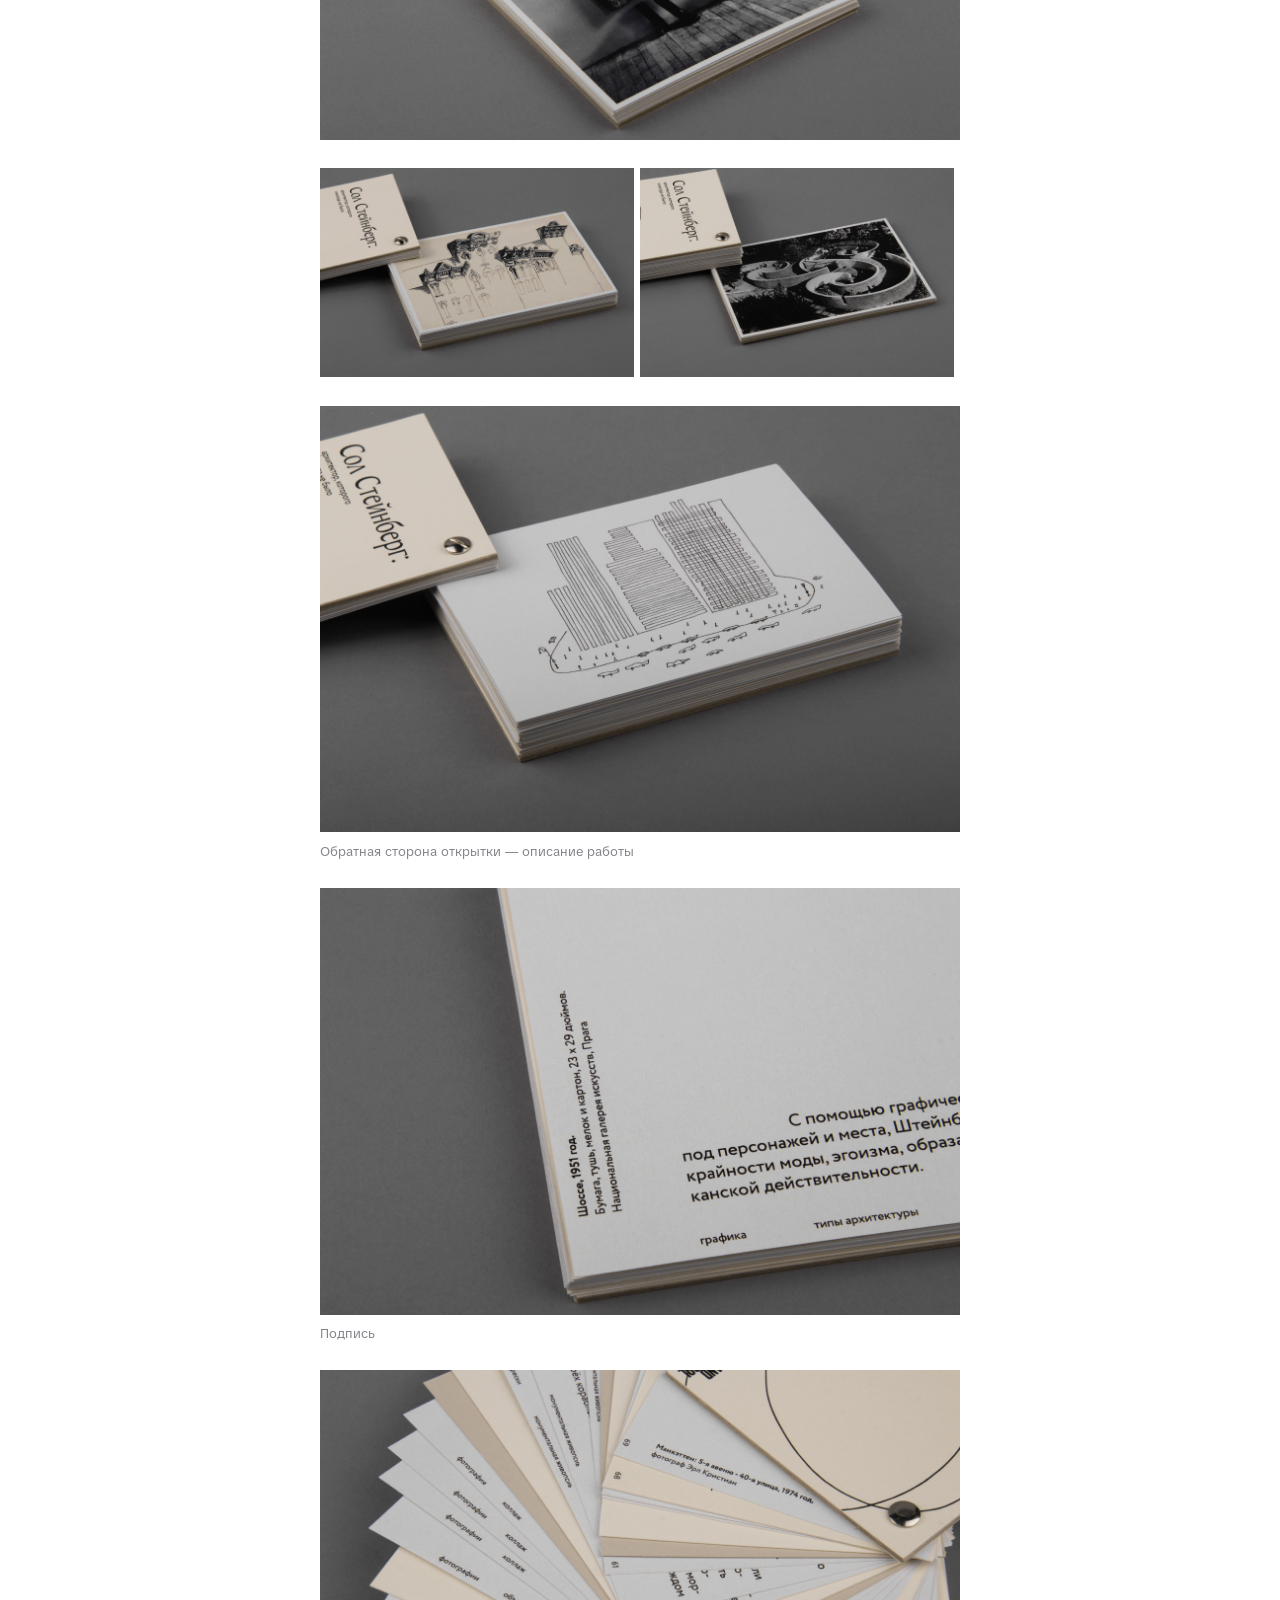
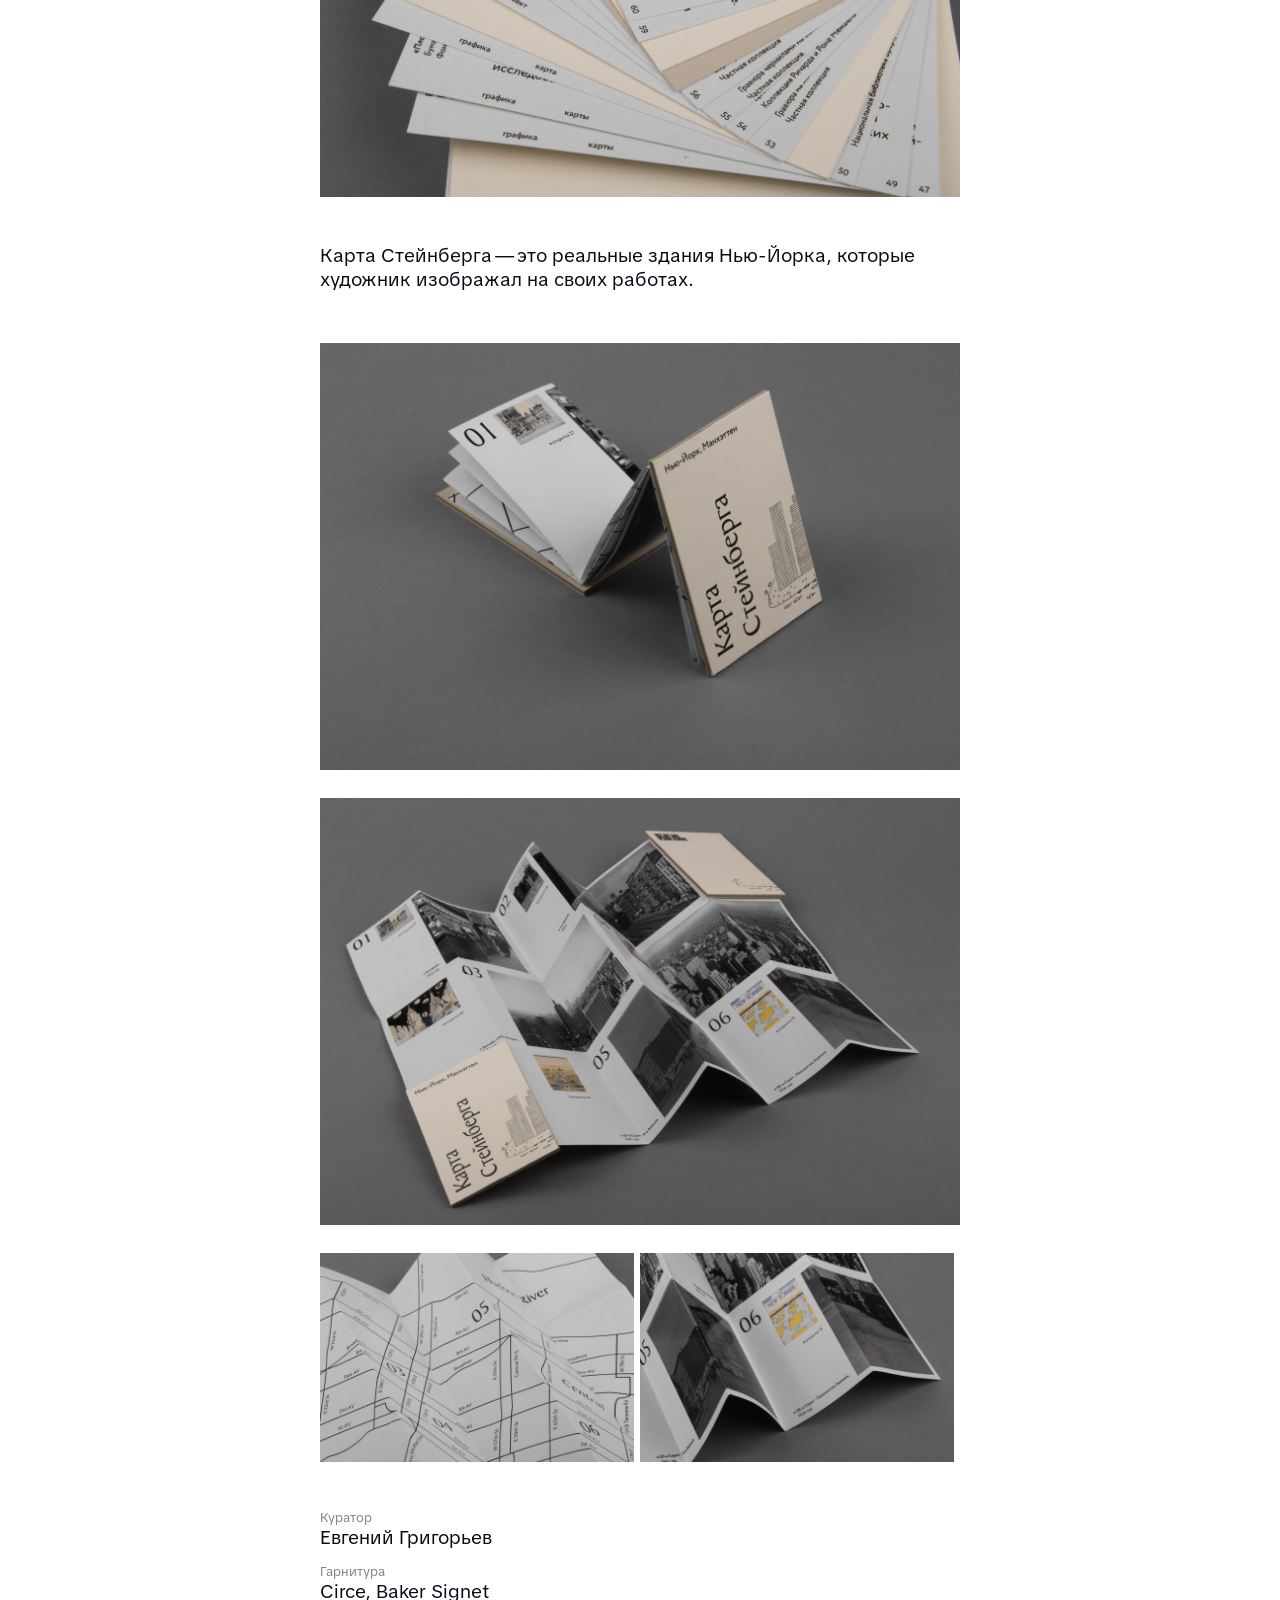
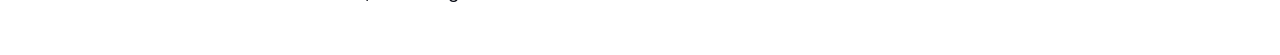
<file: sol-steinberg.html>
<!DOCTYPE html>
<html lang="ru">
<head>
    <meta charset="UTF-8">
    <meta name="viewport" content="width=device-width, initial-scale=1.0">
    <title>Сол Стейнберг: архитектор, которого никогда не было </title>
    <link rel="stylesheet" href="style.css"/>

    <!-- вставить фавикон -->
    <link rel="icon" href="images/favicon.svg"/>
</head>

<body>

    <div class="vertical-space M"></div>

    <div class="wrapper">
        <h2><span><a href="index.html#sol-steinberg" class="arrow">←</a></span> Сол Стейнберг: архитектор, которого никогда не было</h2>
    </div>

    <div class="vertical-space M"></div>


    <div class=" wrapper">
        <figure>
            <img src="images/steinberg/steinberg_1.jpg">
        </figure>
    </div>

    <div class="vertical-space M"></div>

    <div class="wrapper">
        <h1>Сол Стейнберг&#8201;—&#8201;американский иллюстратор румынского происхождения, известный своими рисунками для The New Yorker. Коммерческая графика Сола Стейнберга стала иллюстрацией жизни Нью-Йорка XX&#160;века. Однако, у&#160;Стейнберга есть и&#160;другие значительно менее известные работы и&#160;техники, истоками уходящие в&#160;годы его обучения на&#160;архитектора. Каталог «тиражирует» менее популярные техники Сола Стейнберга, поставив их в&#160;один ряд с&#160;видами Нью-Йорка, которые были для него вдохновением.</h1>
    </div>

    <div class="vertical-space M"></div>
    
    <div class=" wrapper">
        <figure>
            <img src="images/steinberg/steinberg_2.jpg">
        </figure>
    </div>

    <div class="vertical-space S"></div>

    <div class=" wrapper">
        <figure>
            <img src="images/steinberg/steinberg_3.jpg">
        </figure>
    </div>

    <div class="vertical-space M"></div>

    <div class="wrapper">
        <h1>Формат 6×4,25&#160;inch (152,4&#8201;×&&#8201;107,9&#160;мм)&#8201;—&#8201;это размер сувенирной открытки. Работы Стейнберга в&#160;этом каталоге становятся настоящими фотографичными видами Нью-Йорка.</h1>
    </div>

    <div class="vertical-space M"></div>

    <div class="wrapper image-sequence">
        <figure>
            <img src="images/steinberg/steinberg_4.jpg">
            <figcaption>Оглавления разделов</figcaption>
        </figure>

        <figure>
            <img src="images/steinberg/steinberg_5.jpg">
        </figure>
    </div>

    <div class="vertical-space S"></div>

    <div class=" wrapper">
        <figure>
            <img src="images/steinberg/steinberg_6.gif">
        </figure>
    </div>

    <div class="vertical-space S"></div>

    <div class=" wrapper">
        <figure>
            <img src="images/steinberg/steinberg_7.jpg">
            <figcaption>Введения в разделы</figcaption>
        </figure>
    </div>

    <div class="vertical-space S"></div>

    <div class="wrapper image-sequence">
        <figure>
            <img src="images/steinberg/steinberg_8.jpg">
            <figcaption>Нумерация и сноски</figcaption>
        </figure>

        <figure>
            <img src="images/steinberg/steinberg_9.jpg">
        </figure>
    </div>

    <div class="vertical-space S"></div>

    <div class=" wrapper">
        <figure>
            <img src="images/steinberg/steinberg_10.gif">
            <figcaption>Введения в разделы</figcaption>
        </figure>
    </div>

    <div class="vertical-space S"></div>

    <div class=" wrapper">
        <figure>
            <img src="images/steinberg/steinberg_11.jpg">
        </figure>
    </div>

    <div class="vertical-space M"></div>

    <div class="wrapper">
        <h1>Формат открыток позволяет каталогу избавиться от чёткой ориентации, а&#160;вместе с&#160;этим&#8201;—&#8201;показывать работы в&#160;большем размере</h1>
    </div>

    <div class="vertical-space M"></div>


    <div class="vertical-space S"></div>

    <div class="wrapper image-sequence">
        <figure>
            <img src="images/steinberg/steinberg_12.jpg">
        </figure>

        <figure>
            <img src="images/steinberg/steinberg_13.jpg">
        </figure>
    </div>

    <div class="vertical-space S"></div>

    <div class=" wrapper">
        <figure>
            <img src="images/steinberg/steinberg_14.jpg">
        </figure>
    </div>

    <div class="vertical-space S"></div>

    <div class="wrapper image-sequence">
        <figure>
            <img src="images/steinberg/steinberg_15.jpg">
        </figure>

        <figure>
            <img src="images/steinberg/steinberg_16.jpg">
        </figure>
    </div>

    <div class="vertical-space S"></div>

    <div class=" wrapper">
        <figure>
            <img src="images/steinberg/steinberg_17.jpg">
            <figcaption>Обратная сторона открытки — описание работы</figcaption>
        </figure>
    </div>

    <div class="vertical-space S"></div>

    <div class=" wrapper">
        <figure>
            <img src="images/steinberg/steinberg_18.jpg">
            <figcaption>Подпись</figcaption>
        </figure>
    </div>

    <div class="vertical-space S"></div>

    <div class=" wrapper">
        <figure>
            <img src="images/steinberg/steinberg_19.jpg">
        </figure>
    </div>

    <div class="vertical-space M"></div>

    <div class="wrapper">
        <h1>Карта Стейнберга&#8201;—&#8201;это реальные здания Нью-Йорка, которые художник изображал на своих работах.</h1>
    </div>

    <div class="vertical-space M"></div>

    <div class=" wrapper">
        <figure>
            <img src="images/steinberg/steinberg_20.jpg">
        </figure>
    </div>

    <div class="vertical-space S"></div>

    <div class=" wrapper">
        <figure>
            <img src="images/steinberg/steinberg_21.jpg">
        </figure>
    </div>

    <div class="vertical-space S"></div>

    <div class="wrapper image-sequence">
        <figure>
            <img src="images/steinberg/steinberg_22.jpg">
        </figure>

        <figure>
            <img src="images/steinberg/steinberg_23.jpg">
        </figure>
    </div>

    <div class="vertical-space M"></div>


    <div class="wrapper">
        <p class="long-caption">Куратор</p>
        <h1>Евгений Григорьев</h1>

        <p class="long-caption">Гарнитура</p>
        <h1>Circe, Baker Signet</h1>       
   </div> 

    <div class="vertical-space M"></div>

</body>
</file>
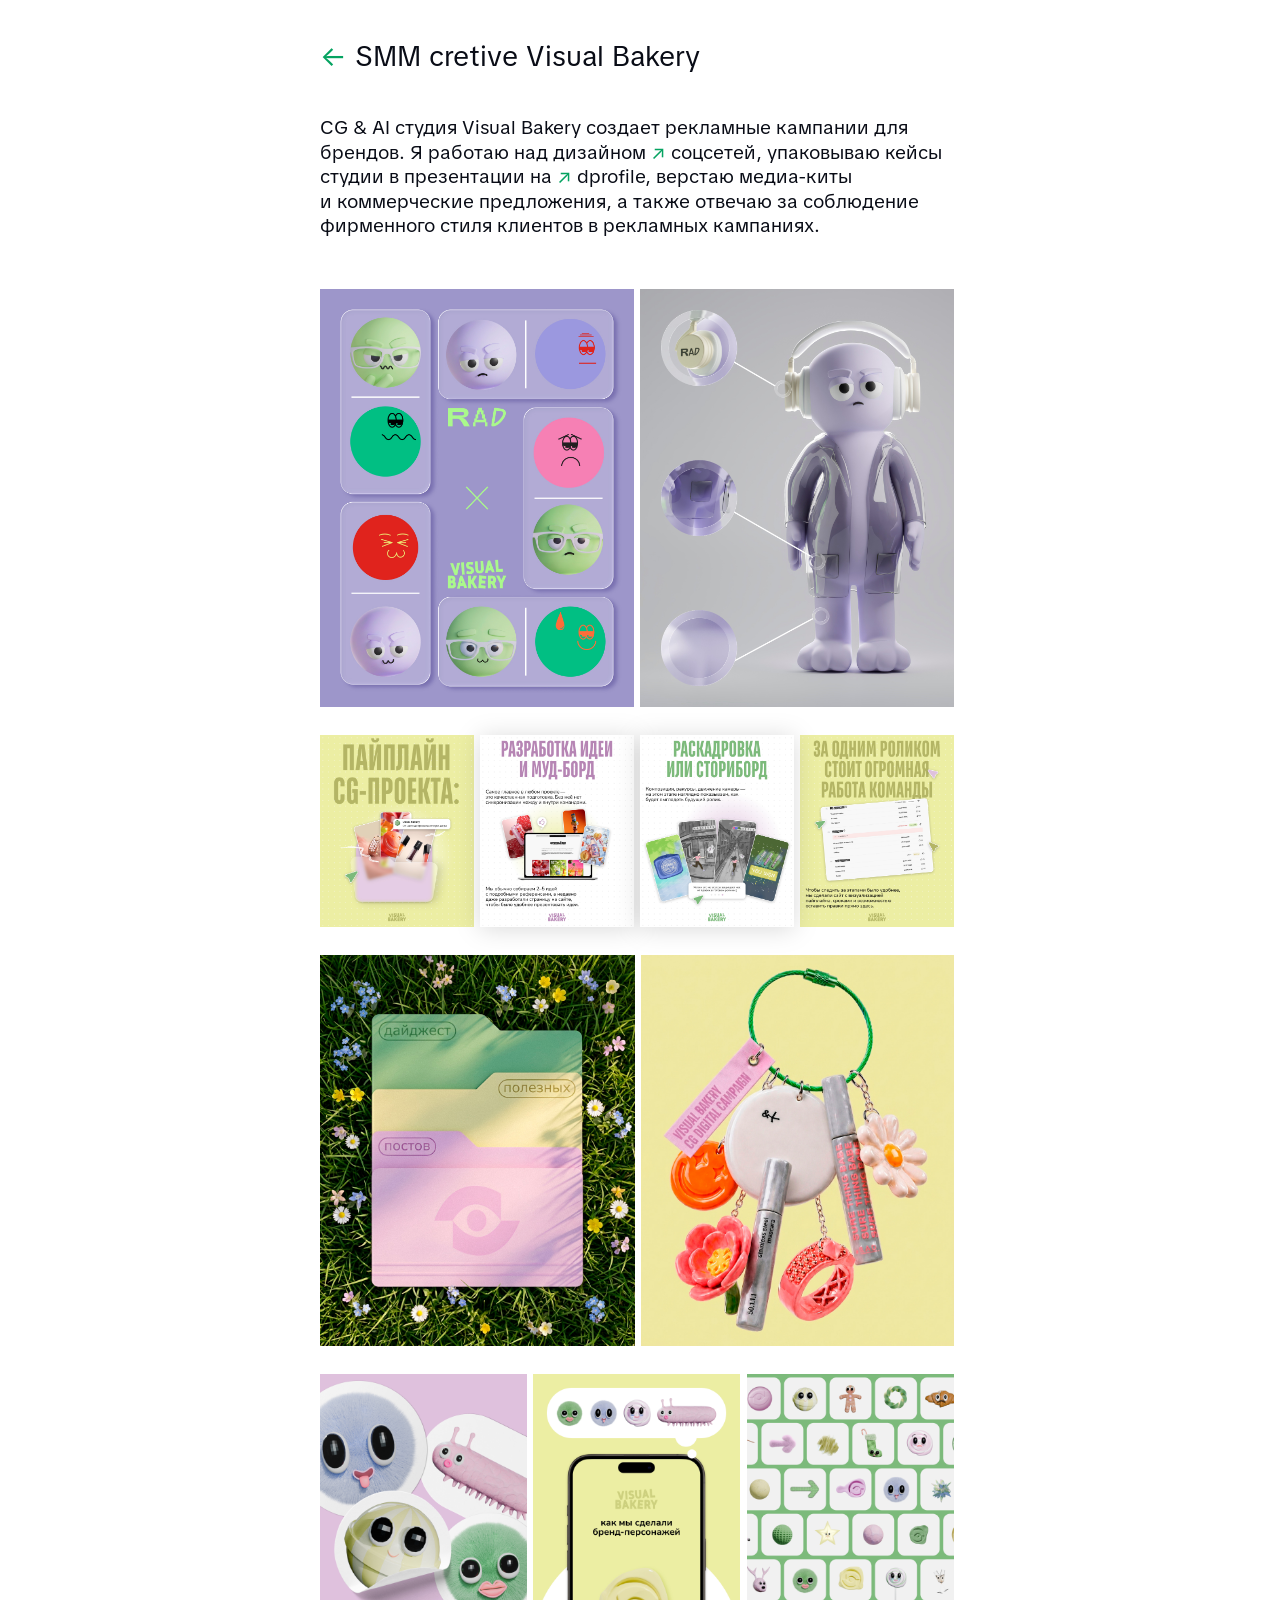
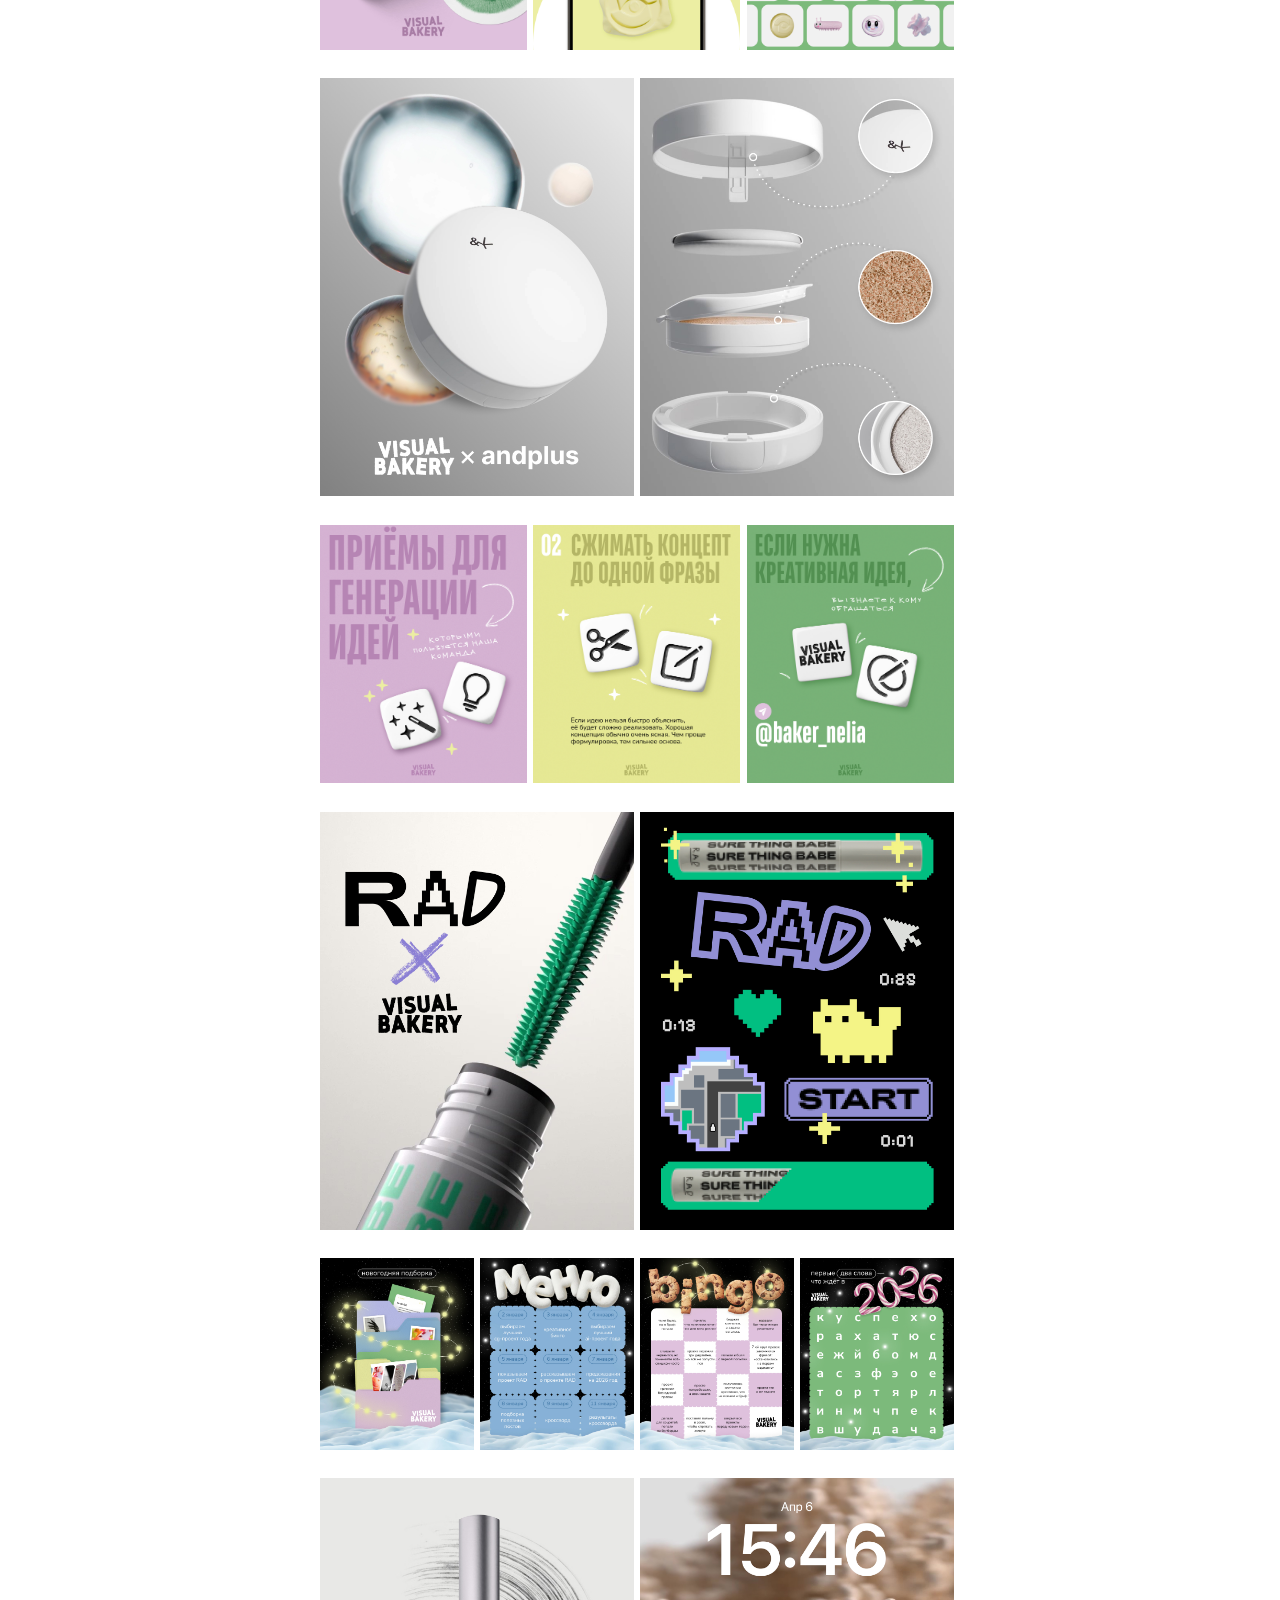
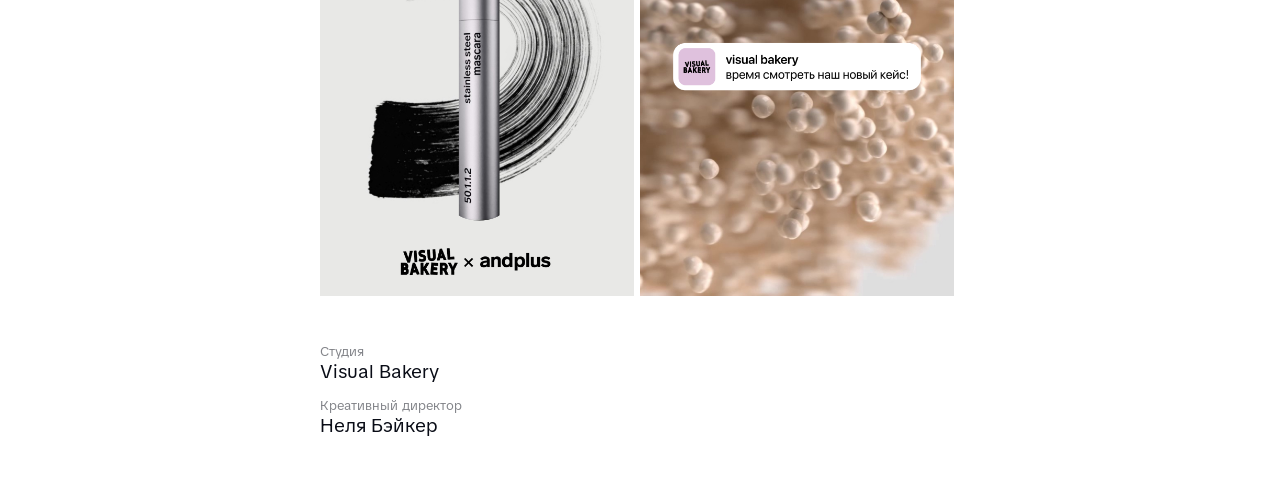
<file: visual-bakery.html>
<!DOCTYPE html>
<html lang="ru">
<head>
    <meta charset="UTF-8">
    <meta name="viewport" content="width=device-width, initial-scale=1.0">
    <title>SMM cretive Visual Bakery</title>
    <link rel="stylesheet" href="style.css"/>

    <!-- вставить фавикон -->
    <link rel="icon" href="images/favicon.svg"/>
</head>

<body>

    <div class="vertical-space M"></div>

    <div class="wrapper">
        <h2><span><a href="index.html#visual-bakery" class="arrow">←</a></span> SMM cretive Visual Bakery</h2>
    </div>

    <div class="vertical-space S"></div>
  
    <div class="wrapper">
        <h1>CG & AI студия Visual Bakery создает рекламные кампании для брендов.&#160;Я работаю над дизайном <a href="https://t.me/visualbakery" target="_blank"><span class="arrow">↗</span>&#160;соцсетей</a>, упаковываю кейсы студии в&#160;презентации на&#160;<a href="https://dprofile.ru/visual__bakery" target="_blank"><span class="arrow">↗</span>&#160;dprofile</a>, верстаю медиа-киты и&#160;коммерческие предложения, а&#160;также отвечаю за соблюдение фирменного стиля клиентов в&#160;рекламных кампаниях.</h1>
    </div>

        <div class="vertical-space M"></div>

    <div class="wrapper image-sequence">
        <figure>
            <img src="images/visual bakery/vb_1.jpg">
        </figure>

        <figure>
            <img src="images/visual bakery/vb_2.jpg">
        </figure>
    </div>

    <div class="vertical-space S"></div>

        <div class="wrapper image-sequence">
            <figure>
                <img src="images/visual bakery/vb_3.jpg">
            </figure>

            <figure>
                <img class="shadow" src="images/visual bakery/vb_4.jpg">
            </figure>

            <figure>
                <img class="shadow" src="images/visual bakery/vb_5.jpg">
            </figure>

            <figure>
                <img src="images/visual bakery/vb_6.jpg">
            </figure>
        </div>
    
    <div class="vertical-space S"></div>

        <div class="wrapper image-sequence">
            <figure>
                <img src="images/visual bakery/vb_20.jpg">
            </figure>

            <figure>
                <img src="images/visual bakery/vb_9.jpg">
            </figure>

        </div>

    <div class="vertical-space S"></div> 
    
        <div class="wrapper image-sequence">
            <figure>
                <img src="images/visual bakery/vb_19.jpg">
            </figure>

            <figure>
                <img src="images/visual bakery/vb_18.jpg">
            </figure>

            <figure>
                <img src="images/visual bakery/vb_19_1.jpg">
            </figure>
        </div>

    <div class="vertical-space S"></div>

        <div class="wrapper image-sequence">
            <figure>
                <img src="images/visual bakery/vb_7.jpg">
            </figure>

            <figure>
                <img src="images/visual bakery/vb_8.jpg">
            </figure>
        </div>
    
    <div class="vertical-space S"></div>

        <div class="wrapper image-sequence">
            <figure>
                <img src="images/visual bakery/vb_12.jpg">
            </figure>

            <figure>
                <img src="images/visual bakery/vb_14.jpg">
            </figure>

            <figure>
                <img src="images/visual bakery/vb_17.jpg">
            </figure>
        </div>

    <div class="vertical-space S"></div>

        <div class="wrapper image-sequence">
            <figure>
                <img src="images/visual bakery/vb_10.jpg">
            </figure>

            <figure>
                <img src="images/visual bakery/vb_11.jpg">
            </figure>
        </div>

    <div class="vertical-space S"></div>

        <div class="wrapper image-sequence">
            <figure>
                <img src="images/visual bakery/vb_23.jpg">
            </figure>

            <figure>
                <img src="images/visual bakery/vb_24.jpg">
            </figure>

            <figure>
                <img src="images/visual bakery/vb_25.jpg">
            </figure>

            <figure>
                <img src="images/visual bakery/vb_26.jpg">
            </figure>
        </div>

    <div class="vertical-space S"></div>

        <div class="wrapper image-sequence">
            <figure>
                <img src="images/visual bakery/vb_21.jpg">
            </figure>

            <figure>
                <img src="images/visual bakery/vb_22.jpg">
            </figure>
        </div>



    <div class="vertical-space M"></div>

    <div class="wrapper">
        <p class="long-caption">Студия</p>
        <h1>Visual Bakery</h1>

        <p class="long-caption">Креативный директор</p>
        <h1>Неля Бэйкер</h1>        
   </div> 

   
    <div class="vertical-space M"></div>
    
</body>
</file>
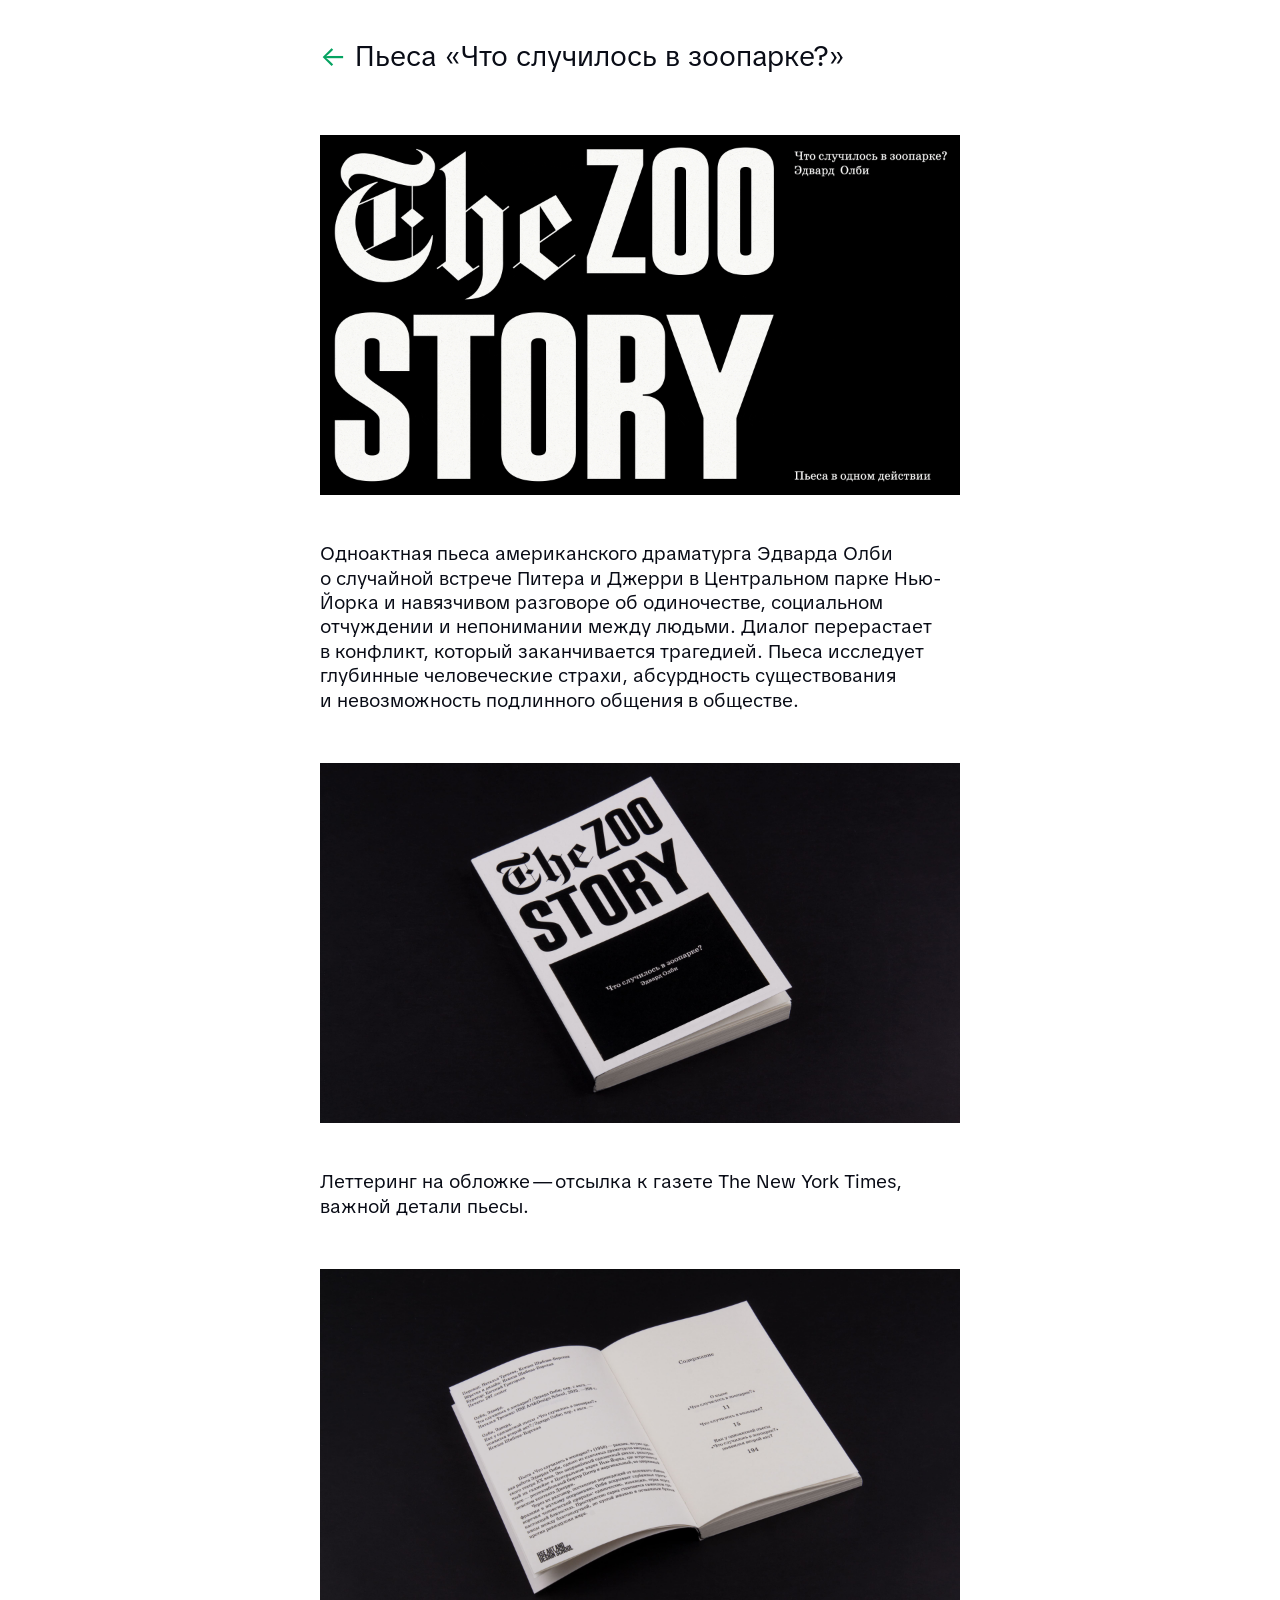
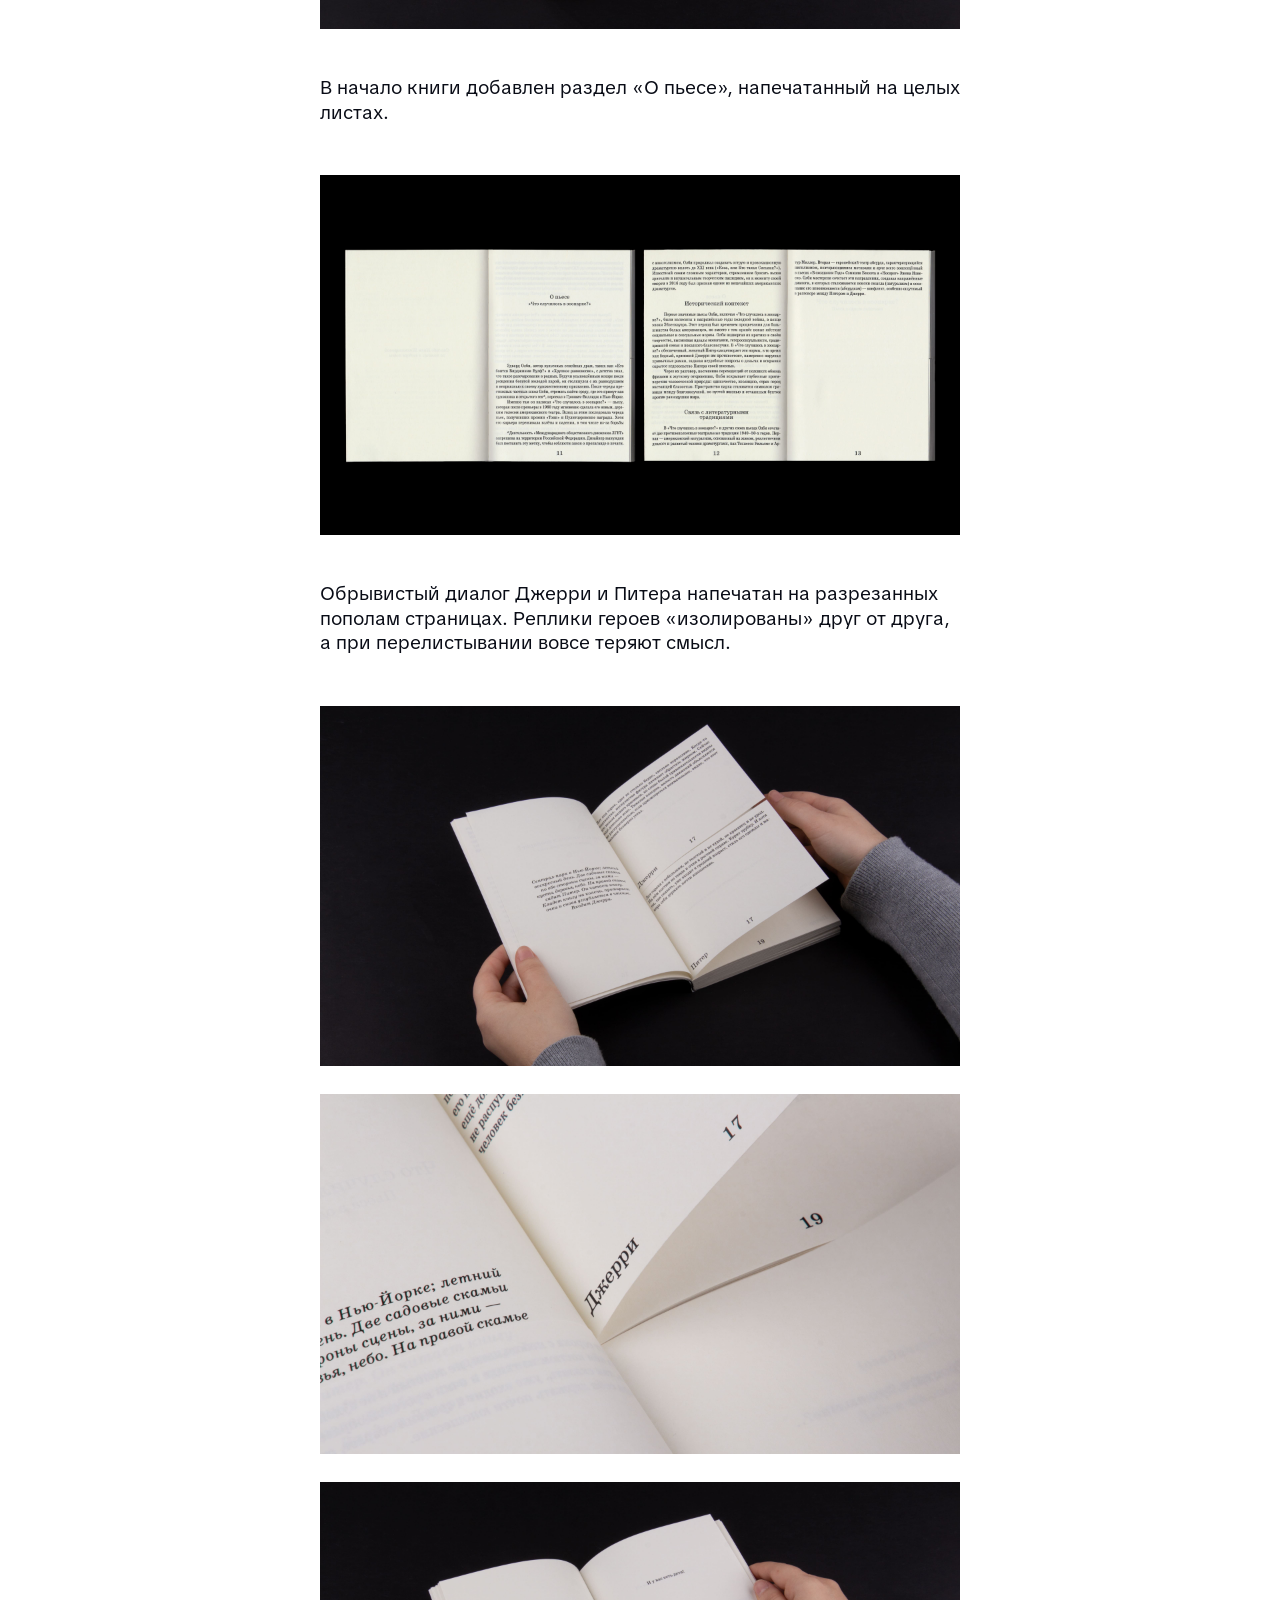
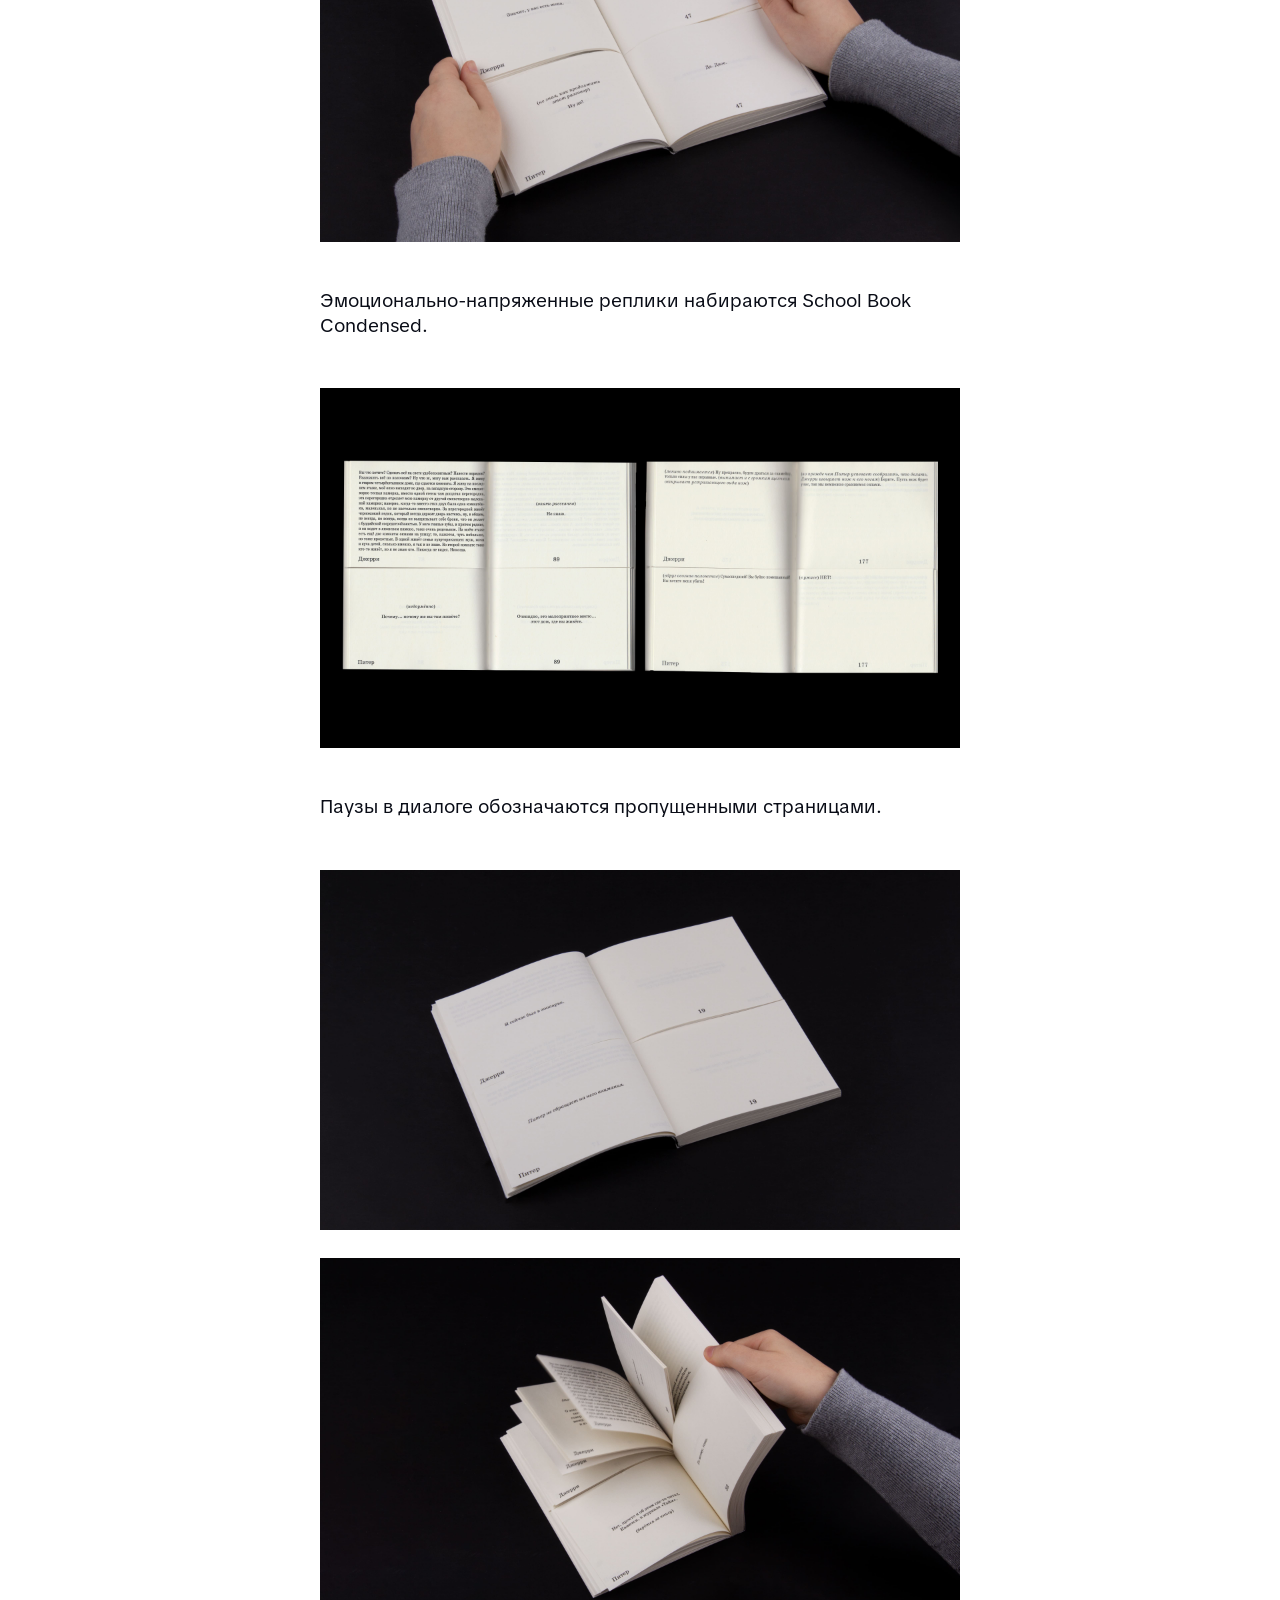
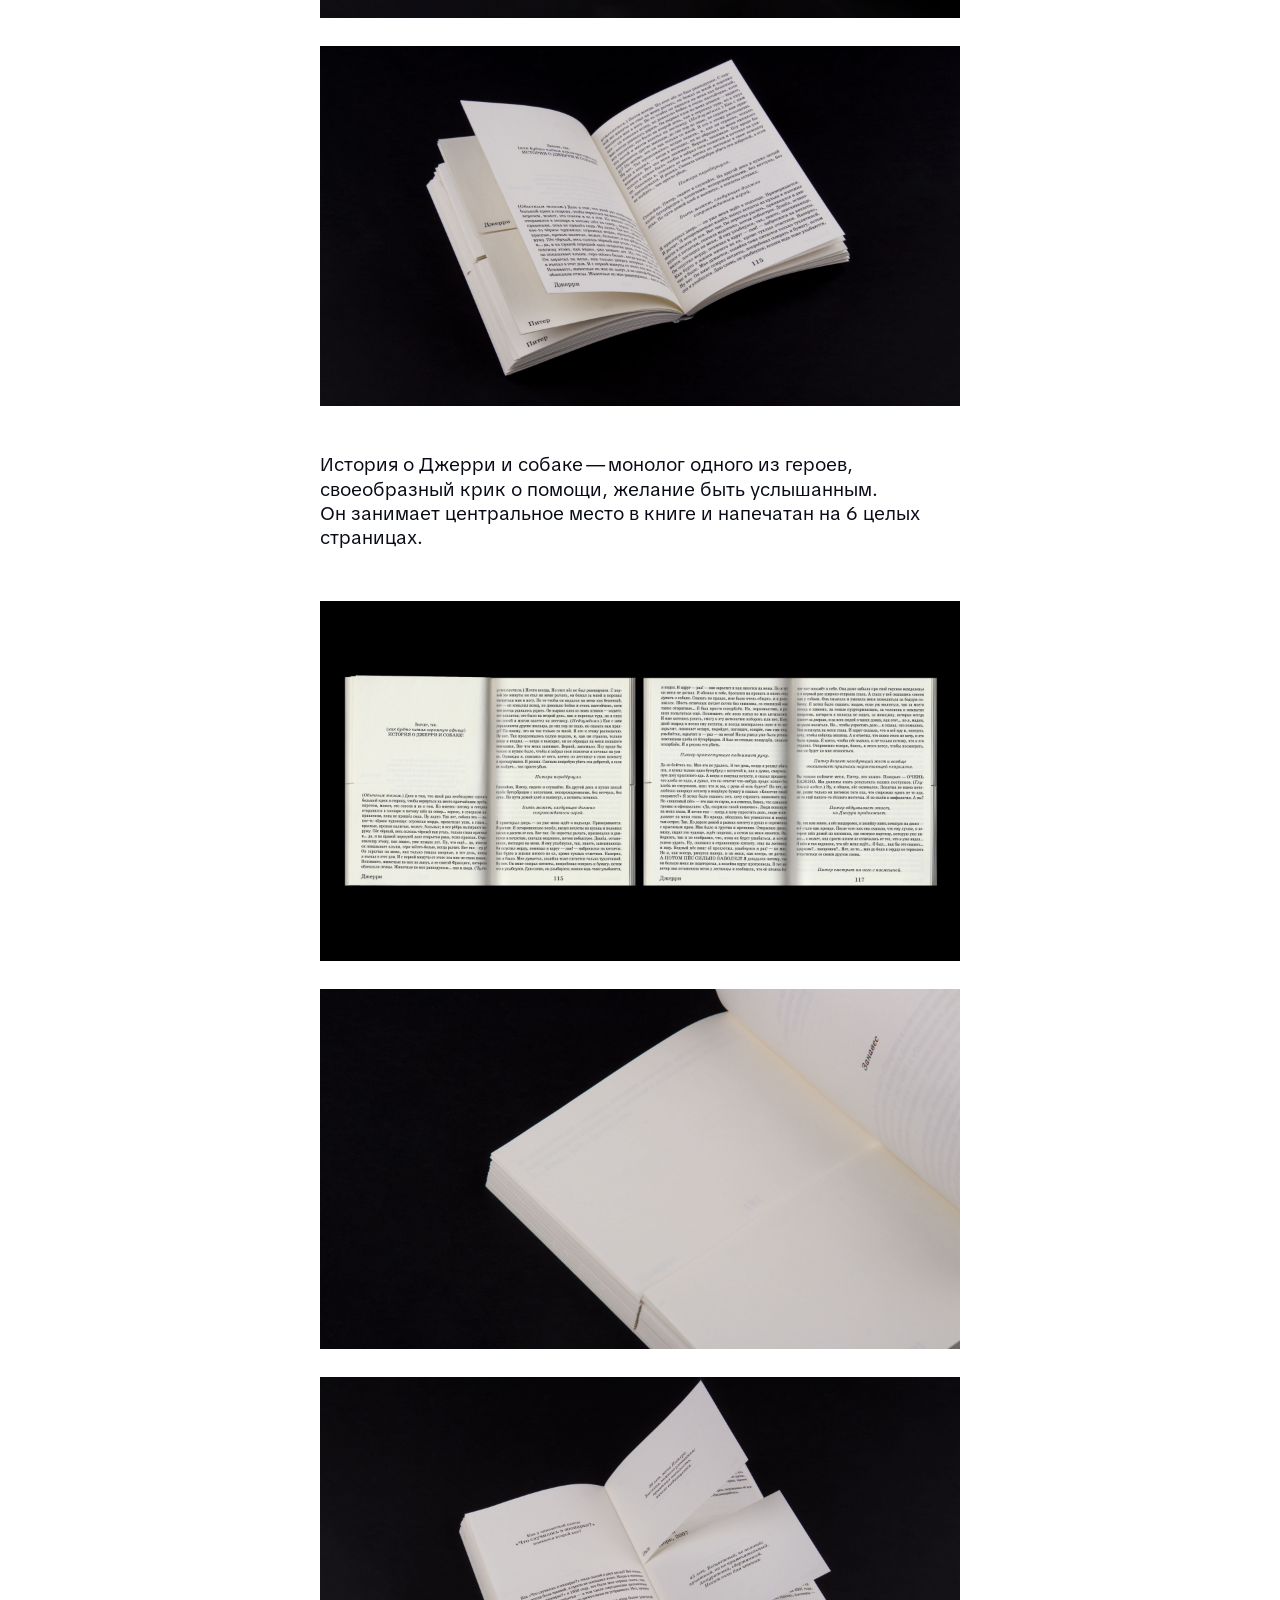
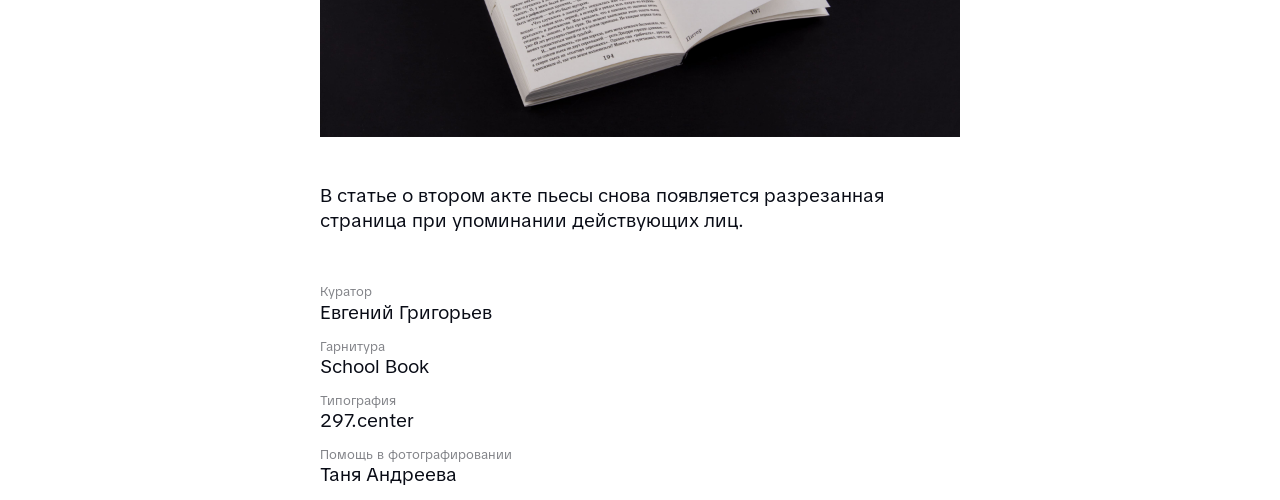
<file: zoo-story.html>
<!DOCTYPE html>
<html lang="ru">
<head>
    <meta charset="UTF-8">
    <meta name="viewport" content="width=device-width, initial-scale=1.0">
    <title>Пьеса «Что случилось в зоопарке?»</title>
    <link rel="stylesheet" href="style.css"/>

    <!-- вставить фавикон -->
    <link rel="icon" href="images/favicon.svg"/>
</head>

<body>

    <div class="vertical-space M"></div>

    <div class="wrapper">
        <h2><span><a href="index.html#zoo-story" class="arrow">←</a></span> Пьеса «Что случилось в зоопарке?»</h2>
    </div>

    <div class="vertical-space M"></div>

    <div class=" wrapper">
        <figure>
            <img src="images/zoo_story/zoo_story_1.gif">
        </figure>
    </div>

    <div class="vertical-space M"></div>

    <div class="wrapper">
        <h1>Одноактная пьеса американского драматурга Эдварда Олби о&#160;случайной встрече Питера и&#160;Джерри в&#160;Центральном парке Нью-Йорка и&#160;навязчивом разговоре об&#160;одиночестве, социальном отчуждении и&#160;непонимании между людьми. Диалог перерастает в&#160;конфликт, который заканчивается трагедией. Пьеса исследует глубинные человеческие страхи, абсурдность существования и&#160;невозможность подлинного общения в&#160;обществе.</h1>
    </div>

    <div class="vertical-space M"></div>

    <div class=" wrapper">
        <figure>
            <img src="images/zoo_story/zoo_story_2.jpg">
        </figure>
    </div>
    
    <div class="vertical-space M"></div>
    
    <div class="wrapper">
        <h1>Леттеринг на обложке&#8201;—&#8201;отсылка к&#160;газете The&#160;New York Times, важной детали пьесы.</h1>
    </div>

    <div class="vertical-space M"></div>

    <div class=" wrapper">
        <figure>
            <img src="images/zoo_story/zoo_story_3.jpg">
        </figure>
    </div>

    <div class="vertical-space M"></div>

    <div class="wrapper">
        <h1>В начало книги добавлен раздел «О&#160;пьесе», напечатанный на&#160;целых листах.</h1>
    </div>

        <div class="vertical-space M"></div>

    <div class=" wrapper">
        <figure>
            <img src="images/zoo_story/zoo_story_4.jpg">
        </figure>
    </div>

        <div class="vertical-space M"></div>

    <div class="wrapper">
        <h1>Обрывистый диалог Джерри и&#160;Питера напечатан на&#160;разрезанных пополам страницах. Реплики героев «изолированы» друг от&#160;друга, а&#160;при перелистывании вовсе теряют смысл.</h1>
    </div>

    <div class="vertical-space M"></div>

    <div class=" wrapper">
        <figure>
            <img src="images/zoo_story/zoo_story_5.jpg">
        </figure>
    </div> 

    <div class="vertical-space S"></div>

    <div class=" wrapper">
        <figure>
            <img src="images/zoo_story/zoo_story_6.jpg">
        </figure>
    </div>

    <div class="vertical-space S"></div>
    
    <div class=" wrapper">
        <figure>
            <img src="images/zoo_story/zoo_story_7.jpg">
        </figure>
    </div>

    <div class="vertical-space M"></div>
    
    <div class="wrapper">
        <h1>Эмоционально-напряженные реплики набираются School Book Condensed.</h1>
    </div>

        <div class="vertical-space M"></div>

    <div class=" wrapper">
        <figure>
            <img src="images/zoo_story/zoo_story_8.jpg">
        </figure>
    </div>

        <div class="vertical-space M"></div>

    <div class="wrapper">
        <h1>Паузы в&#160;диалоге обозначаются пропущенными страницами.</h1>
    </div>

    <div class="vertical-space M"></div>

    <div class=" wrapper">
        <figure>
            <img src="images/zoo_story/zoo_story_9.jpg">
        </figure>
    </div>

    <div class="vertical-space S"></div>

    <div class=" wrapper">
        <figure>
            <img src="images/zoo_story/zoo_story_10.jpg">
        </figure>
    </div>

    <div class="vertical-space S"></div>

    <div class=" wrapper">
        <figure>
            <img src="images/zoo_story/zoo_story_11.jpg">
        </figure>
    </div>

    <div class="vertical-space M"></div>

    <div class="wrapper">
        <h1>История о&#160;Джерри и&#160;собаке&#8201;—&#8201;монолог одного из&#160;героев, своеобразный крик о&#160;помощи, желание быть услышанным. Он&#160;занимает центральное место в&#160;книге и&#160;напечатан на&#160;6&#160;целых страницах.</h1>
    </div>

        <div class="vertical-space M"></div>

    <div class=" wrapper">
        <figure>
            <img src="images/zoo_story/zoo_story_12.jpg">
        </figure>
    </div>

    <div class="vertical-space S"></div>

    <div class=" wrapper">
        <figure>
            <img src="images/zoo_story/zoo_story_13.jpg">
        </figure>
    </div>

    <div class="vertical-space S"></div>

    <div class=" wrapper">
        <figure>
            <img src="images/zoo_story/zoo_story_14.jpg">
        </figure>
    </div>

    <div class="vertical-space M"></div>

    <div class="wrapper">
        <h1>В статье о&#160;втором акте пьесы снова появляется разрезанная страница при упоминании действующих лиц.</h1>
    </div>

    <div class="vertical-space M"></div>


    <div class="wrapper">
        <p class="long-caption">Куратор</p>
        <h1>Евгений Григорьев</h1>

        <p class="long-caption">Гарнитура</p>
        <h1>School Book</h1>
        
        <p class="long-caption">Типография</p>
        <h1>297.center</h1>
        
        <p class="long-caption">Помощь в фотографировании</p>
        <h1>Таня Андреева</h1>    
   </div> 
    
</body>
</file>
<file: style.css>
@font-face {
    font-family: "TikTokSans";
    font-weight: 400;
    font-style: normal;
    src: url("font/TikTokSans-Regular.woff") format("woff");
}

@font-face {
    font-family: "Inter";
    font-weight: 400;
    font-style: normal;
    src: url("font/Inter_18pt-Regular.woff") format("woff");
}

html {

    line-height: 1.3;
    scroll-behavior: smooth;

    --mobile-viewport-min: 320;
    --mobile-desktop-breakpoint: 768;
    --desktop-viewport-max: 1500;

    --mobile-font-size-min: 16;
    --mobile-font-size-max: 20;
    
    --desktop-font-size-min: 16;
    --desktop-font-size-max: 20;

    font-size: calc(var(--mobile-font-size-min) * 1px);

    @media screen and (min-width: 320px) {    
        font-size: calc(var(--mobile-font-size-min) * 1px + (var(--mobile-font-size-max) - var(--mobile-font-size-min)) * ((100vw - var(--mobile-viewport-min) * 1px) / (var(--mobile-desktop-breakpoint) - var(--mobile-viewport-min))));
    }

    @media screen and (min-width: 768px) {    
        font-size: calc(var(--desktop-font-size-min) * 1px + (var(--desktop-font-size-max) - var(--desktop-font-size-min)) * ((100vw - var(--mobile-desktop-breakpoint) * 1px) / (var(--desktop-viewport-max) - var(--mobile-desktop-breakpoint))));
    }

    @media screen and (min-width: 1500px) {    
        font-size: calc(var(--desktop-font-size-max) * 1px);
    }
}

:root {
    --text-color-rgb: 9, 12, 22;
    --link-color-rgb: 5, 163, 97;
    --hover-color-rgb: 248, 162, 199;
    --background-color-rgb: 255, 255, 255;
}

body {
  font-family: "TikTokSans", sans-serif;
  color: rgba(var(--text-color-rgb), 1);
  background-color: rgba(var(--background-color-rgb), 1);
  margin: 0;
}

.wrapper {
    box-sizing: border-box;
    margin: 0 auto;
    width: 50%;
    position: relative;
    z-index: 2;

    @media (max-width: 768px) {
        width: 100%;
        padding: 0 1rem;
    }
}

h1 {
    font-family: "TikTokSans", sans-serif;
    font-weight: normal;
    font-size: 1em;
    width: 100%;
    margin-top: 0;
}

@media (max-width: 768px) {
    h1 {
        width: 100%;
    }
}

h2 {
    font-family: "TikTokSans", sans-serif;
    font-weight: normal;
    font-size: 1.5em;
    width: 100%;
    margin-top: 0;
}

@media (max-width: 768px) {
    h1 {
        width: 100%;
    }
}

h1 a {
    color: rgb(var(--text-color-rgb));
    text-decoration: none;
    transition: color 0.5s ease, text-decoration-color 0.5s ease;
}

/* только наведение на конкретную ссылку */
h1 a:hover {
    color: rgba(var(--text-color-rgb), 0.5);
    transition: color 0s ease, text-decoration-color 0s ease;
}

/* 1. При наведении на саму ссылку */
h1 a:hover {
    color: rgba(var(--text-color-rgb), 0.5);
    transition: color 0s ease, text-decoration-color 0s ease;
}

h1 a:hover .arrow {
    color: rgba(var(--hover-color-rgb), 1);
    transition: color 0s ease;
}

/* 2. При наведении на картинку (figure), 
   меняем цвет у ссылки в h1, который идет сразу после этой картинки */
figure:hover + h1 a {
    color: rgba(var(--text-color-rgb), 0.5);
    transition: color 0s ease, text-decoration-color 0s ease;
}

figure:hover + h1 a .arrow {
    color: rgba(var(--hover-color-rgb), 1);
    transition: color 0s ease;
}

.arrow {
    font-family: "Inter", sans-serif;
    color: rgba(var(--link-color-rgb), 1);
    transition: color 0.5s ease;
    text-decoration: none; /* Убираем подчеркивание */
}

/* стрелка внутри конкретной ссылки при наведении на неё */
h1 a:hover .arrow {
    color: rgba(var(--hover-color-rgb), 1);
    transition: color 0s ease;
}

a {
    color: rgba(var(--link-color-rgb), 1);
    text-decoration: underline;
    text-decoration-thickness: 2px;
    text-underline-offset: 0.15em;
    text-decoration-color: rgba(var(--link-color-rgb), 0.3);
    transition: color 0.5s ease, text-decoration-color 0.5s ease;
}

a:hover {
    color: rgba(var(--hover-color-rgb), 1);
    text-decoration-color: rgba(var(--hover-color-rgb), 0.3);
    transition: color 0s ease, text-decoration-color 0s ease;
}

.accent {
    color: rgba(var(--hover-color-rgb), 1);
}


/* Вертикальные отсупы */
.vertical-space.S {
    height: 1em;

    @media (max-width: 768px) {
        height: 0.6em;
    }
}

.vertical-space.M {
    height: 2em;

    @media (max-width: 768px) {
        height: 1.5em;
    }
}


.vertical-space.L {
    height: 4em;

    @media (max-width: 768px) {
        height: 3.5em;
    }  
}

.vertical-space.XL {
    height: 8em;

    @media (max-width: 768px) {
        height: 7.5em;
    }  
}

#container {
    position: relative;
    width: 40%;          /* как у портрета */
    margin: 0 auto;      /* центрируем контейнер */

    @media (max-width: 768px) {
        width: 50%;          /* как у портрета */
    }
}

.portrait {
    display: block;
    width: 100%;         /* портрет заполняет контейнер */
}

.eye {
    position: absolute;
    width: 6%;   /* подберите значение */
    transform-origin: center;
    z-index: 10;
}

img {
    display:block;
    max-width: 100%;
    height: auto;
}

figure {
    margin: 0em;
    margin-bottom: 0.5em;
}

figure figcaption {
    font-size: 0.7em;
    margin-top: 0.8em;
    margin-bottom: 0;
    opacity: 0.5;
}


figure.tall {
    aspect-ratio: 1 / 1;
    display: flex;
    justify-content: center;
    align-items: flex-start;
    /* overflow: hidden;  — УБРАТЬ */
}

figure.tall a {
    display: block;
    height: 100%;
}

figure.tall img {
    height: 100%;
    width: auto;
    max-width: none;
    display: block;
    margin: 0;
    filter: drop-shadow(0 2px 12px rgba(0, 0, 0, 0.15));
}

/* Обёртка: картинка по центру, подпись поверх справа */
.tall-with-caption {
    position: relative;
    /* padding-right: ... — УБРАТЬ  */
}

.tall-with-caption figure.tall {
    margin-bottom: 0;
}

/* Подпись прижата к правому краю wrapper'а,
   растёт столбцами влево (в сторону центра),
   может накладываться на фотографию */
.side-caption {
    position: absolute;
    right: 0;              /* правый край = правый край wrapper'а */
    top: 0;                /* ↓ высота = высоте фото, */
    bottom: 0;             /*   чтобы был корректный перенос */
    margin: 0;
    width: auto;
    writing-mode: vertical-rl;
    transform: rotate(180deg);
    /* white-space: nowrap — уже убрано ранее, оставляем как есть */
}

.side-caption .arrow {
    display: inline-block;
    transform: rotate(90deg);
}

.shadow {
    filter: drop-shadow(0 2px 12px rgba(0, 0, 0, 0.15));
}

.long-caption {
    font-size: 0.7em;
    opacity: 0.5;
    margin-top: 0;
    margin-bottom: 0;

    @media (max-width: 768px) {
        font-size: 0.7em;
    }

}

/* ===== Эффект уменьшения картинки при наведении ===== */

/* Добавляем плавность ТОЛЬКО для картинок, обернутых в ссылку */
figure a img {
    transition: transform 0.4s cubic-bezier(0.25, 0.46, 0.45, 0.94);
}

/* 1. Уменьшаем картинку, если навести мышку на ссылку-картинку */
figure a:hover img {
    transform: scale(0.98); 
}

/* 2. Уменьшаем картинку, если навести мышку на ссылку в тексте (h1) рядом с ней */
.wrapper:has(h1 a:hover) figure a img {
    transform: scale(0.98);
}


/* ===== Темная тема для отдельных страниц ===== */
body.dark-theme {
    /* Меняем фон на черный (можно использовать 15, 15, 15 для мягкого черного) */
    --background-color-rgb: 0, 0, 0; 
    
    /* Меняем основной текст на белый */
    --text-color-rgb: 255, 255, 255;

    /* Опционально: делаем зеленый цвет ссылок чуть светлее, 
       чтобы он лучше читался на черном фоне */
    --link-color-rgb: 50, 200, 120; 
}

/* ===== Серая тема для отдельных страниц ===== */
body.grey-theme {
    /* Меняем фон на черный (можно использовать 15, 15, 15 для мягкого черного) */
    --background-color-rgb: 209, 209, 209; 
}

.image-sequence {
    display: flex;

    & figure {
        margin-right: 1%;
    }
}

@media (max-width: 768px) {
    .image-sequence {
        flex-direction: column;
        
        & figure {
            margin-right: 0;
            margin-bottom: 0.5em;
        }
    }
}

/* ===== Деликатный scroll-reveal для картинок и заголовков на главной ===== */
body.page-home figure,
body.page-home figure + h1 {
    transform: scale(var(--scroll-scale, 1));
    transform-origin: 50% 50%;
    backface-visibility: hidden;
    -webkit-backface-visibility: hidden;
    will-change: transform;
}

/* Для вертикальных подписей (side-caption) сохраняем поворот на 180° */
body.page-home figure + h1.side-caption {
    transform: rotate(180deg) scale(var(--scroll-scale, 1));
}
</file>
